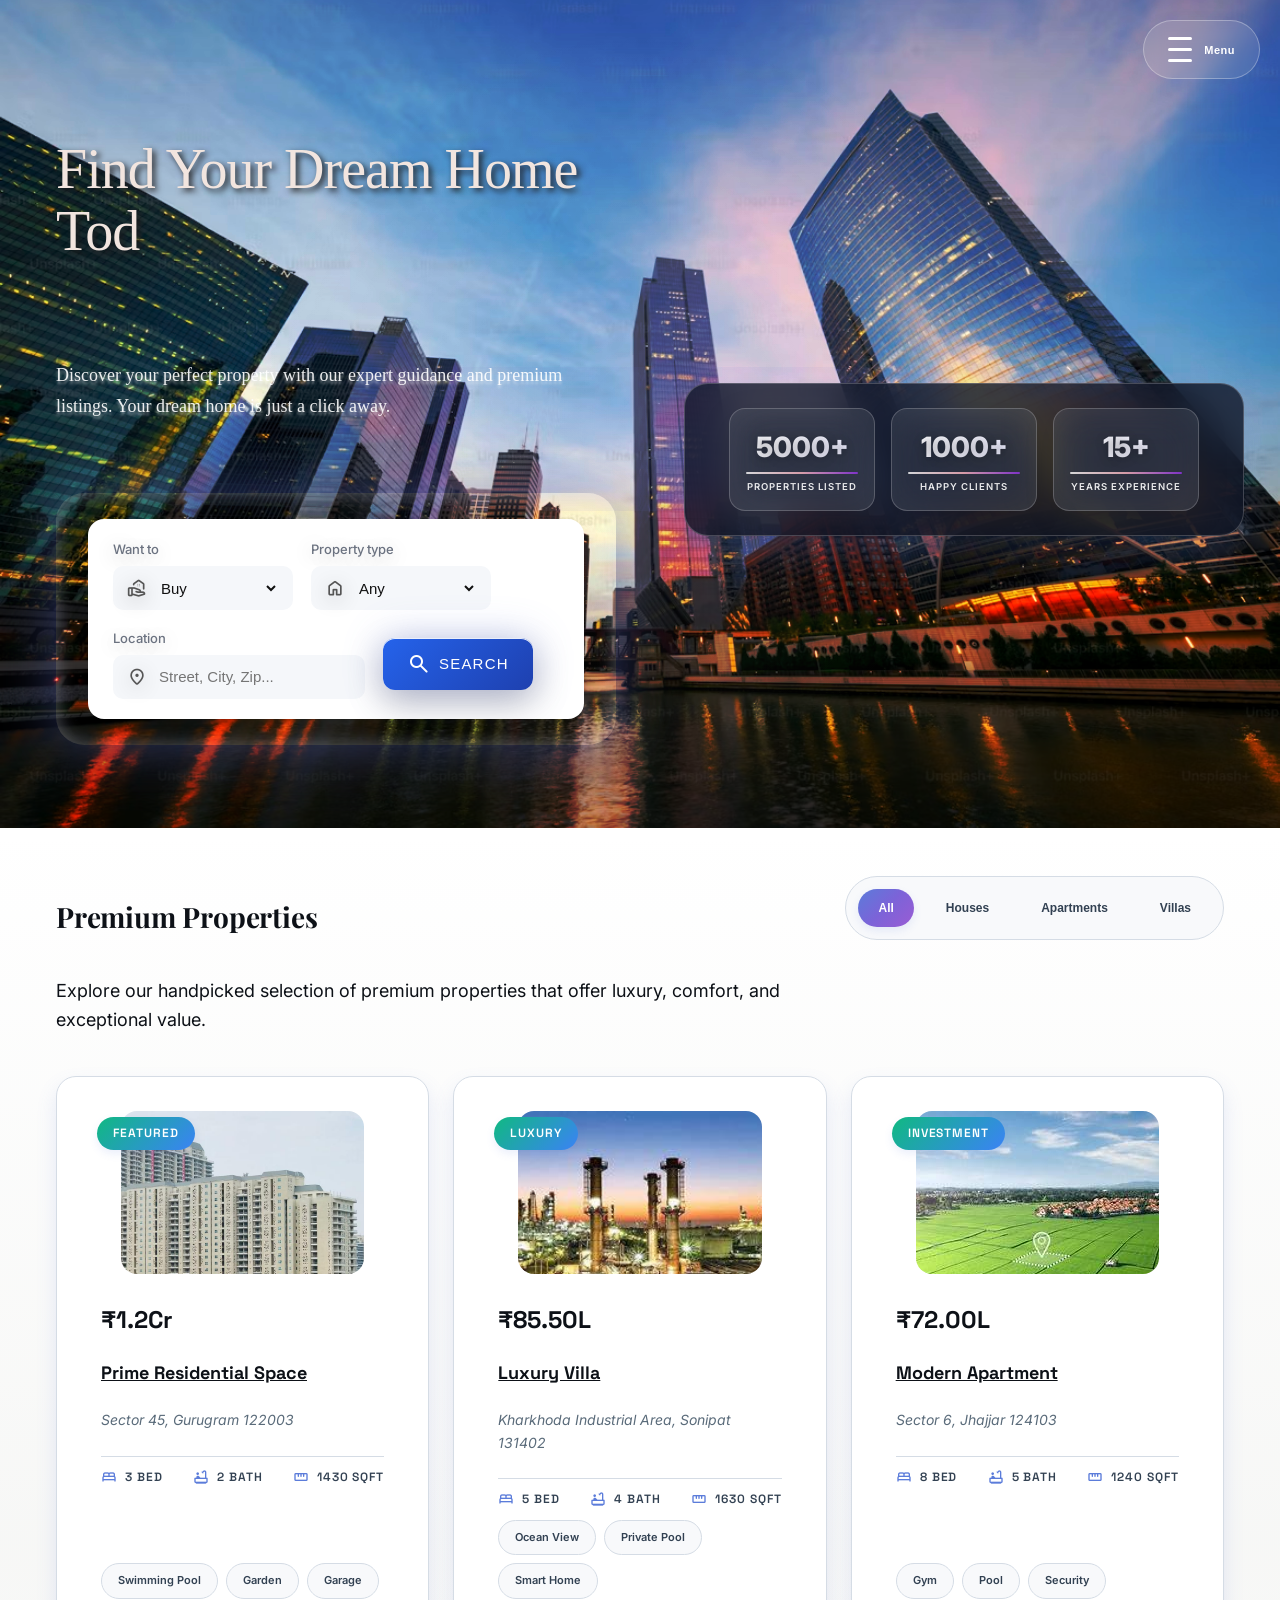
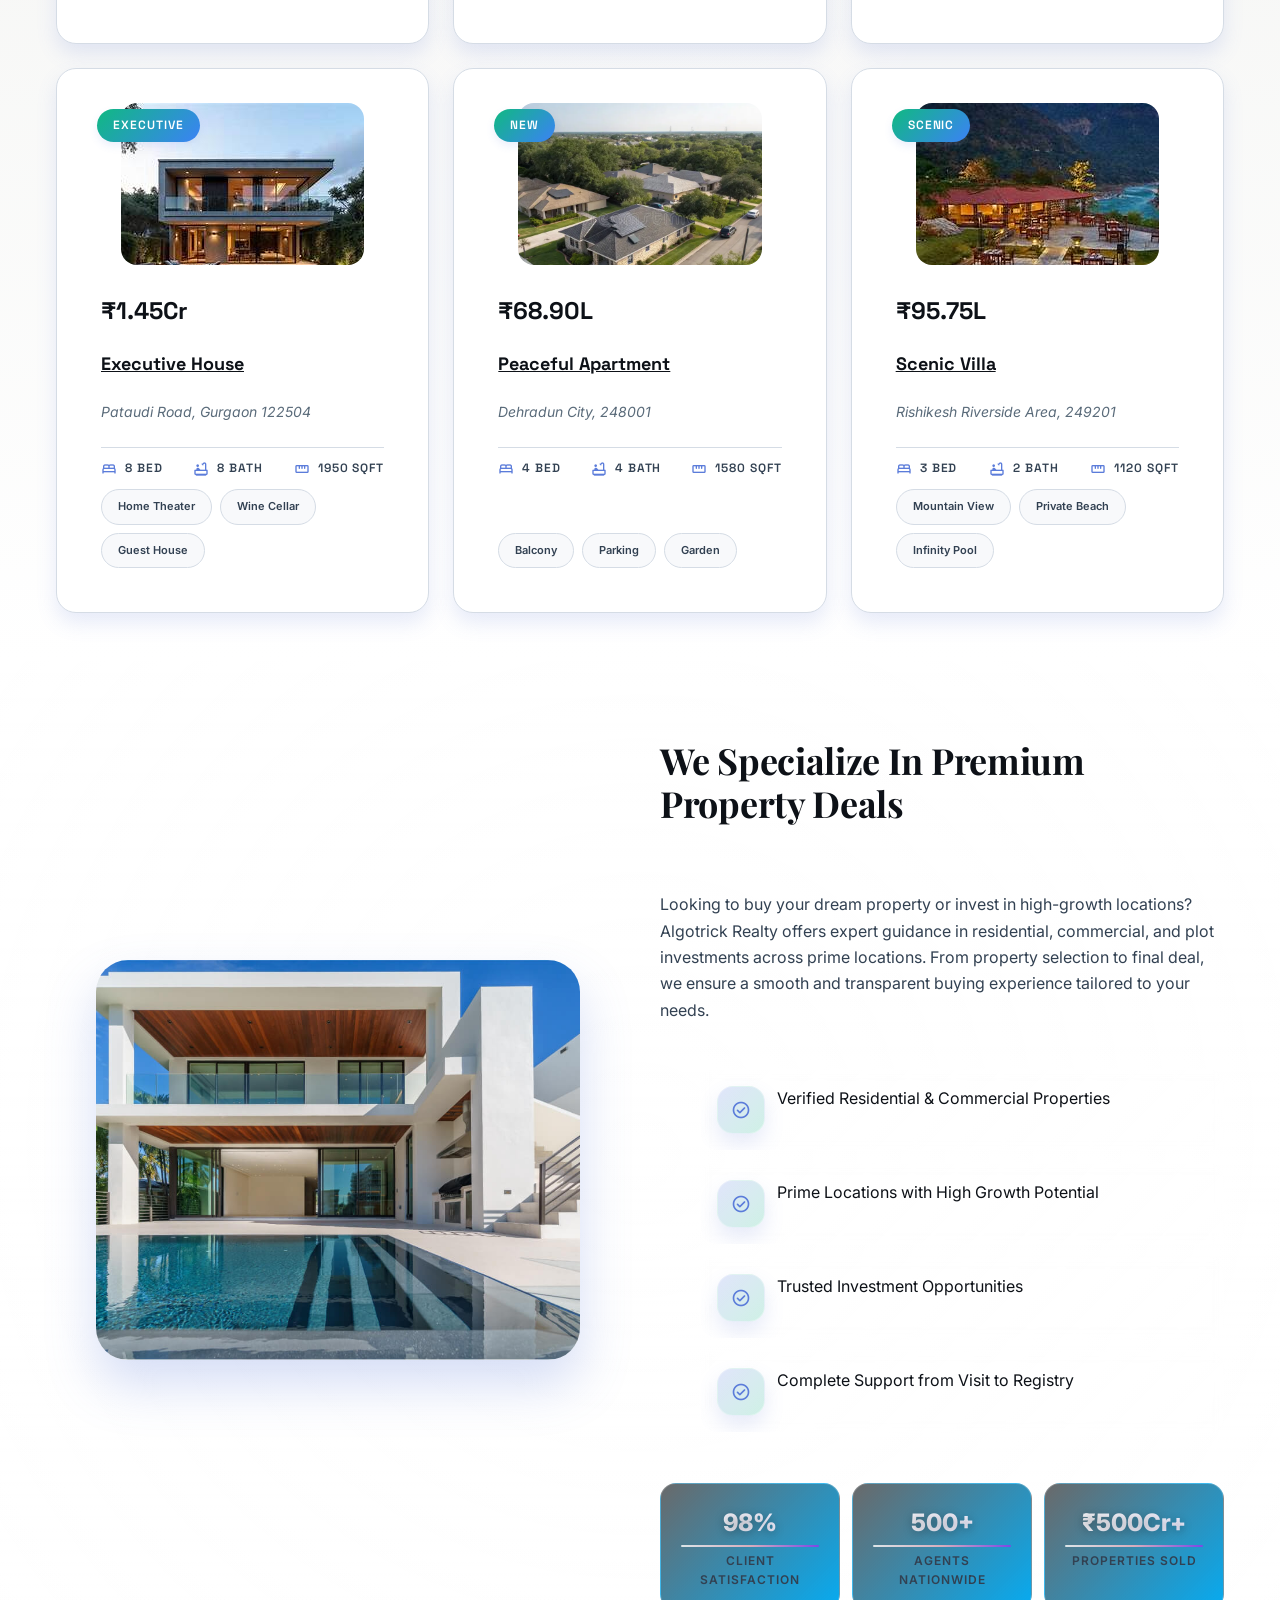
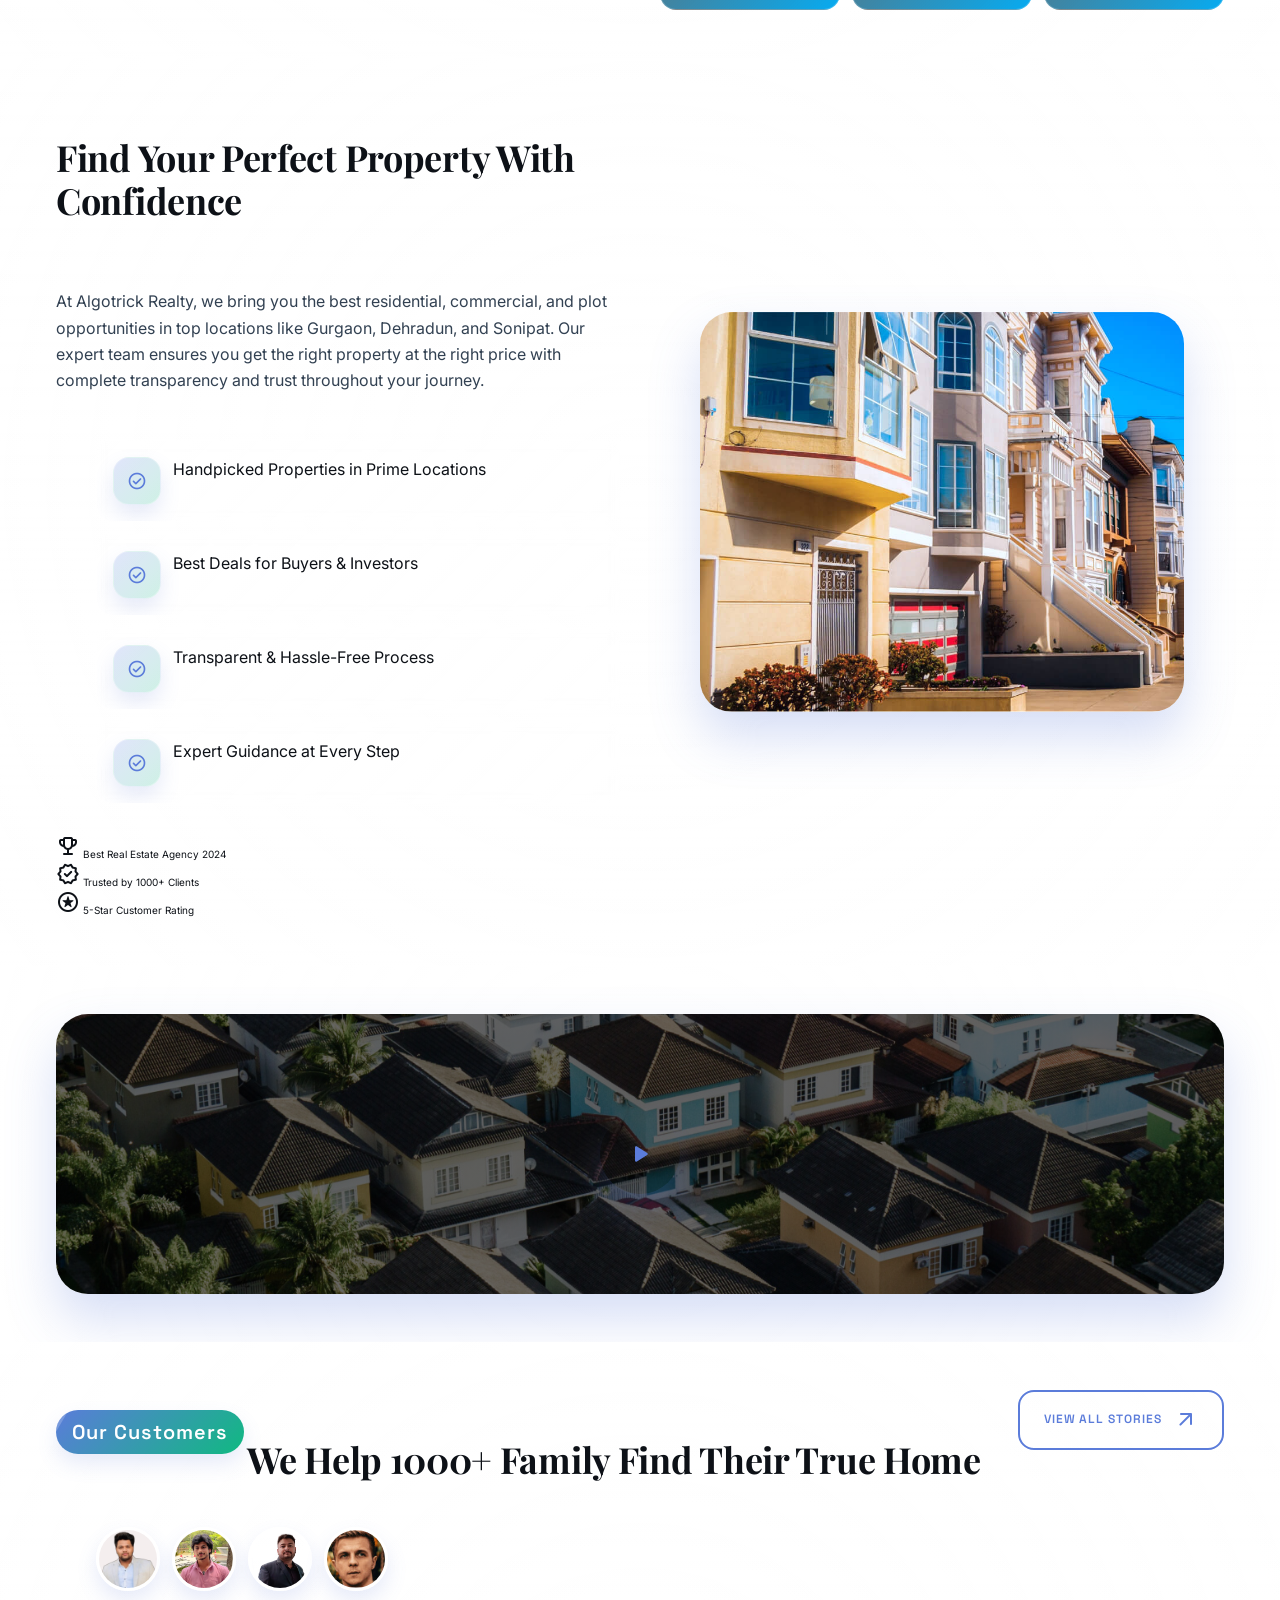
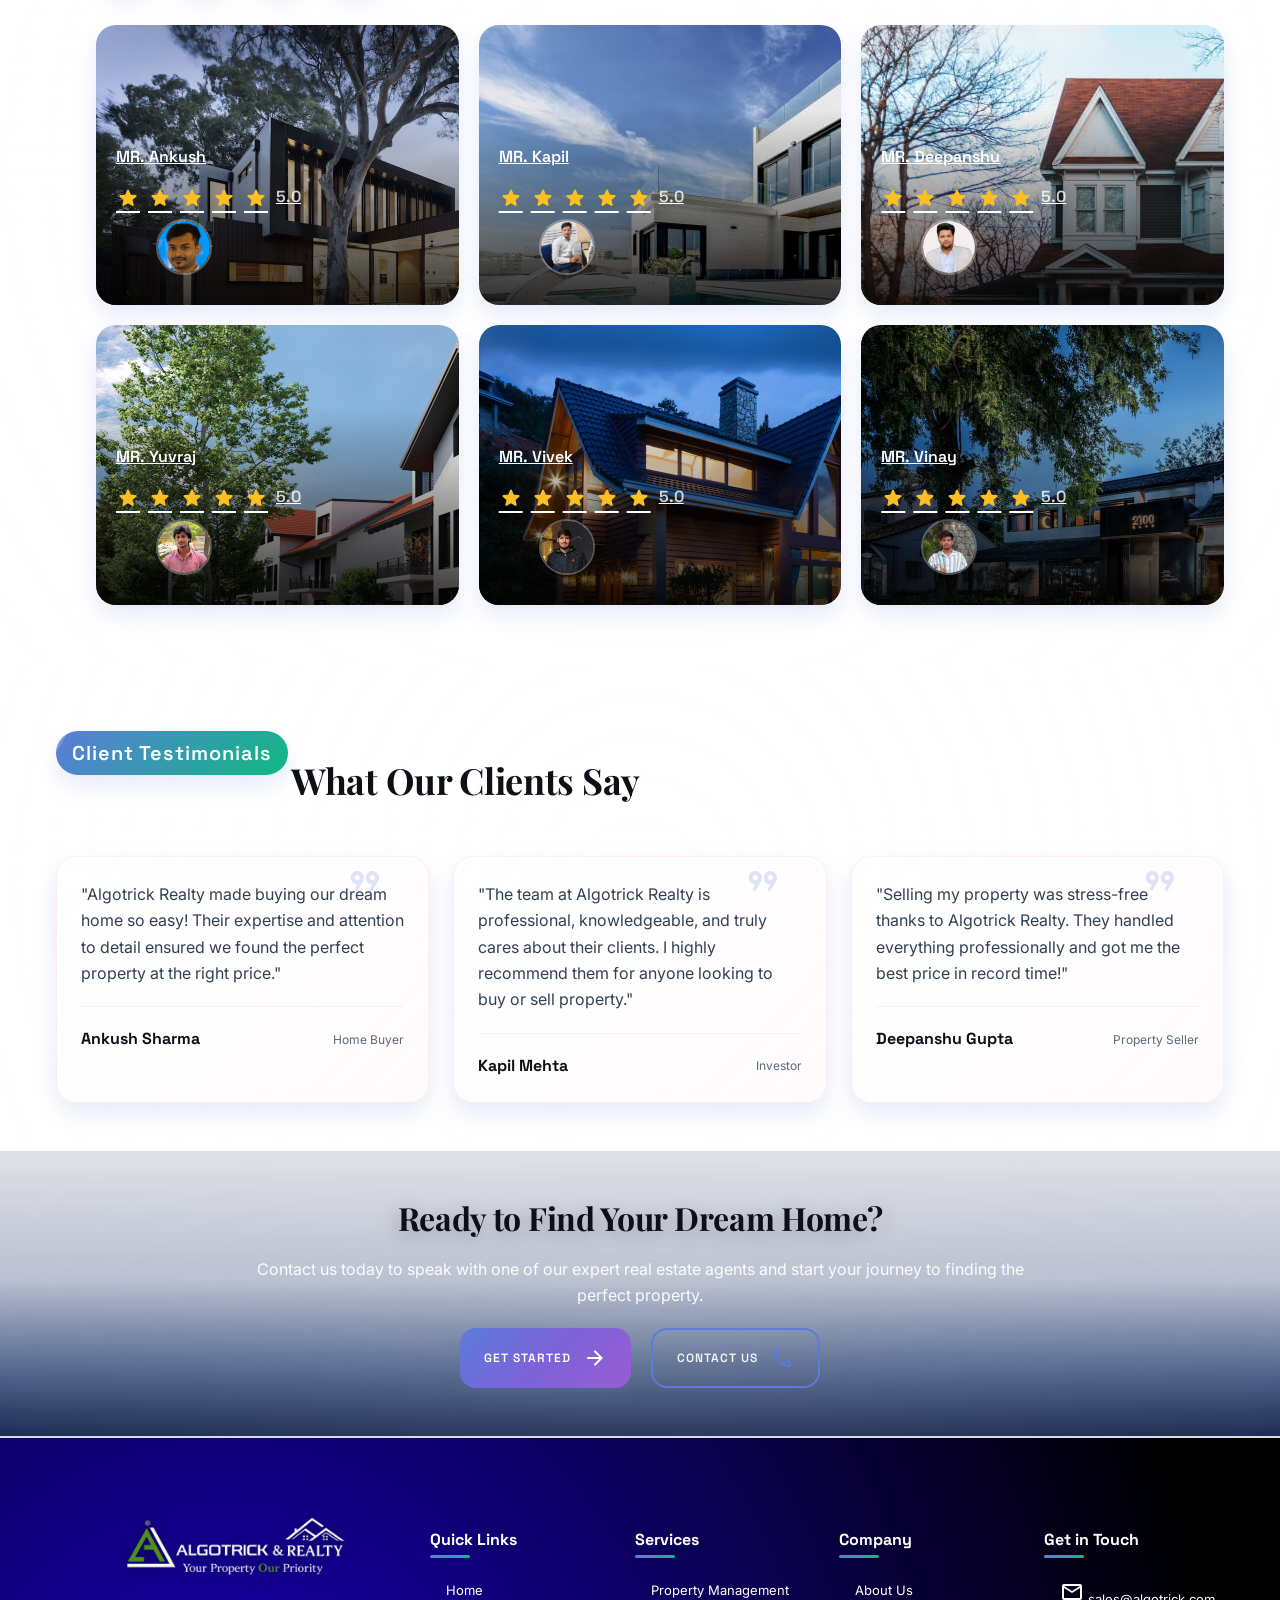
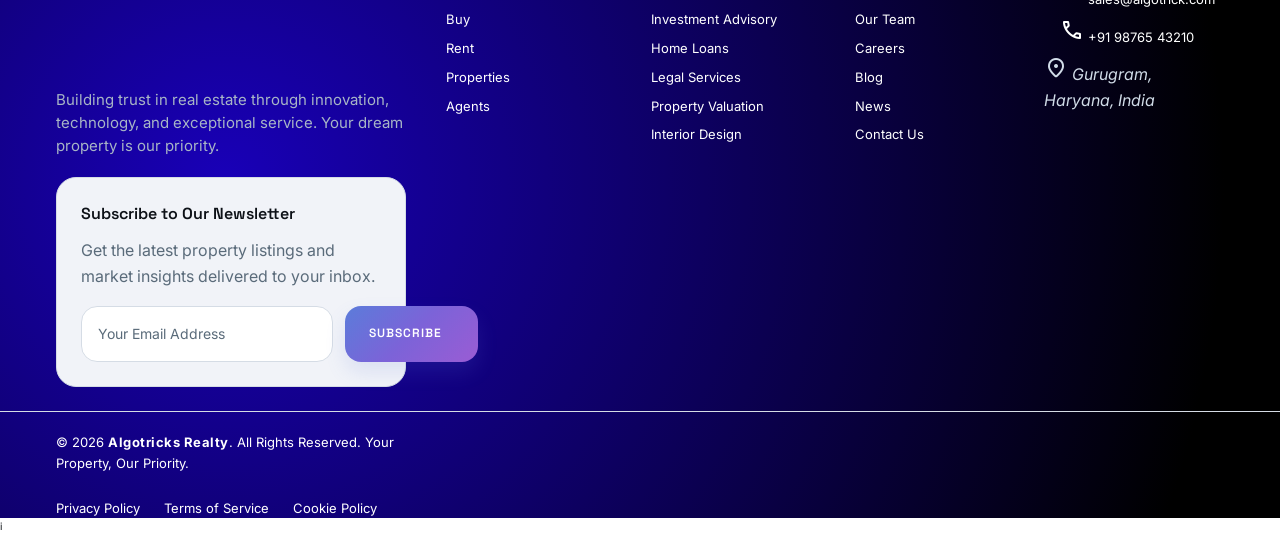
<file: property/real-estate/index.html>
<!DOCTYPE html>
<html lang="en">
<head>
  <meta charset="UTF-8">
  <meta name="viewport" content="width=device-width, initial-scale=1.0">
  <!-- 
    - primary meta tags
  -->
  <title>Algotricks & Reality</title>
  <meta name="title" content="Wealthome">
  <meta name="description" content="This is a realestate website developed by codewithsadee">

  <!-- 
    - favicon
  -->
  <link rel="shortcut icon" href="./favicon.svg" type="image/svg+xml">

  <!-- 
    - google font link
  -->
  <link rel="preconnect" href="https://fonts.googleapis.com">
  <link rel="preconnect" href="https://fonts.gstatic.com" crossorigin>
  <link href="https://fonts.googleapis.com/css2?family=Inter:wght@300;400;500;600;700;800&family=Playfair+Display:wght@400;500;600;700;800;900&family=Space+Grotesk:wght@300;400;500;600;700&family=JetBrains+Mono:wght@300;400;500;600&display=swap" rel="stylesheet">

  <!-- 
    - google icon link
  -->
  <link rel="stylesheet" href="https://fonts.googleapis.com/css2?family=Material+Symbols+Rounded:opsz,wght,FILL,GRAD@24,400,0..1,0" />

  <!-- 
    - AOS CSS link
  -->
  <link href="https://unpkg.com/aos@2.3.1/dist/aos.css" rel="stylesheet">

  <!-- 
    - custom css link
  -->
  <link rel="stylesheet" href="./assets/css/style.css">

  <!-- 
    - custom js link
  -->
  <script src="./assets/js/script.js" defer></script>

  <!-- 
    - preload images
  -->

</head>
<body>
  <!-- 
    - #DARK MODE TOGGLE
  -->
  <div class="theme-toggle-container">
    <button class="theme-toggle" id="themeToggle" aria-label="Toggle dark mode">
      <span class="material-symbols-rounded">dark_mode</span>
      <span class="theme-text">Dark Mode</span>
    </button>
  </div>

  <!-- 
    - #HAMBURGER MENU
  -->
  <div class="hamburger-menu-container">
    <button class="hamburger-menu-btn" id="hamburgerBtn" aria-label="Toggle navigation menu">
      <div class="hamburger-lines">
        <span class="line line-1"></span>
        <span class="line line-2"></span>
        <span class="line line-3"></span>
      </div>
      <span class="menu-text">Menu</span>
    </button>
    
    <nav class="hamburger-dropdown" id="hamburgerDropdown" aria-hidden="true">
      <ul class="hamburger-list">
        <li class="hamburger-item">
          <a href="#" class="hamburger-link">
            <span class="hamburger-icon">🏠</span>
            <span class="hamburger-label">Home</span>
          </a>
        </li>
        <li class="hamburger-item">
          <a href="buy/index.html" class="hamburger-link">
            <span class="hamburger-icon">💰</span>
            <span class="hamburger-label">Buy</span>
          </a>
        </li>
        <li class="hamburger-item">
          <a href="contact/index.html" class="hamburger-link">
            <span class="hamburger-icon">📞</span>
            <span class="hamburger-label">Contact Us</span>
          </a>
        </li>
        <li class="hamburger-item">
          <a href="Gallery/index.html" class="hamburger-link">
            <span class="hamburger-icon">🖼️</span>
            <span class="hamburger-label">Gallery</span>
          </a>
        </li>
<li class="hamburger-item">
  <a href="About/index.html" class="hamburger-link">
    <span class="hamburger-icon">🏢</span>
    <span class="hamburger-label">About</span>
  </a>
</li>
      </ul>
    </nav>
  </div>


  <main>
    <article>

      <!-- 
        - #HERO section
      -->

      <section class="hero" data-aos="fade-up" data-aos-duration="800">
        <div class="container">

          <div class="hero-content">
<!-- 
            <h1 class="headline-large hero-title" data-aos="fade-up" data-aos-delay="200">
              Find Your Dream Home Today
            </h1> -->

            <h1 class="hero-title">
              Find Your <span id="changing-text"></span>
            </h1>
            
            <p class="body-large hero-text" data-aos="fade-up" data-aos-delay="300">
              Discover your perfect property with our expert guidance and premium listings. Your dream home is just a click away.
            </p>

            <!-- <form action="./" method="get" class="search-bar" data-aos="fade-up" data-aos-delay="400">

              <label class="search-item">
                <span class="label-medium label">Want to</span>

                <select name="want-to" class="search-item-field body-medium">
                  <option value="buy" selected>Buy</option>
                  <option value="rent">Rent</option>
                </select>

                <span class="material-symbols-rounded" aria-hidden="true">real_estate_agent</span>
              </label>

              <label class="search-item">
                <span class="label-medium label">Property type</span>

                <select name="property-type" class="search-item-field body-medium">
                  <option value="any" selected>Any</option>
                  <option value="houses">Houses</option>
                  <option value="apartments">Apartments</option>
                  <option value="villa">Villa</option>
                  <option value="townhome">Townhome</option>
                  <option value="bungalow">Bungalow</option>
                  <option value="loft">Loft</option>
                </select>

                <span class="material-symbols-rounded" aria-hidden="true">gite</span>
              </label>

              <label class="search-item">
                <span class="label-medium label">Location</span>

                <input type="text" name="location" placeholder="Street, City, Zip..." class="search-item-field body-medium">

                <span class="material-symbols-rounded" aria-hidden="true">location_on</span>
              </label>

              <button type="submit" class="search-btn">
                <span class="material-symbols-rounded" aria-hidden="true">search</span>
                <span class="label-medium">Search Properties</span>
              </button>

            </form> -->

            <form action="./" method="get" class="search-bar">

  <div class="search-container">

    <!-- Want to -->
    <div class="search-box">
      <label>Want to</label>
      <div class="field">
        <span class="material-symbols-rounded">real_estate_agent</span>
        <select name="want-to">
          <option value="buy">Buy</option>
          <option value="rent">Rent</option>
        </select>
      </div>
    </div>

    <!-- Property Type -->
    <div class="search-box">
      <label>Property type</label>
      <div class="field">
        <span class="material-symbols-rounded">home</span>
        <select name="property-type">
          <option value="any">Any</option>
          <option value="houses">Houses</option>
          <option value="apartments">Apartments</option>
          <option value="villa">Villa</option>
        </select>
      </div>
    </div>

    <!-- Location -->
    <div class="search-box">
      <label>Location</label>
      <div class="field">
        <span class="material-symbols-rounded">location_on</span>
        <input type="text" name="location" placeholder="Street, City, Zip..." />
      </div>
    </div>

    <!-- Button -->
    <button type="submit" class="search-btn">
      <span class="material-symbols-rounded">search</span>
      Search
    </button>

  </div>

</form>

          </div>

          <div class="hero-banner-container">
            <div class="hero-overlay">
              <div class="hero-stats">
                <div class="stat-item" data-aos="fade-up" data-aos-delay="600">
                  <span class="stat-number">5000+</span>
                  <span class="stat-label">Properties Listed</span>
                </div>
                <div class="stat-item" data-aos="fade-up" data-aos-delay="700">
                  <span class="stat-number">1000+</span>
                  <span class="stat-label">Happy Clients</span>
                </div>
                <div class="stat-item" data-aos="fade-up" data-aos-delay="800">
                  <span class="stat-number">15+</span>
                  <span class="stat-label">Years Experience</span>
                </div>
              </div>
            </div>
          </div>

        </div>
      </section>

      <!-- 
        - #PROPERTY SECTION
      -->

      <section class="section property" aria-labelledby="property-label">
        <div class="container">

          <div class="title-wrapper" data-aos="fade-right">

            <div>
              <h2 class="section-title headline-small" data-aos="fade-right" data-aos-delay="100">Premium Properties</h2>
              <p class="section-text body-large" data-aos="fade-right" data-aos-delay="200">
                Explore our handpicked selection of premium properties that offer luxury, comfort, and exceptional value.
              </p>
            </div>

            <div class="property-actions">
              <div class="filter-controls">
                <button class="filter-btn active" data-filter="all">All</button>
                <button class="filter-btn" data-filter="house">Houses</button>
                <button class="filter-btn" data-filter="apartment">Apartments</button>
                <button class="filter-btn" data-filter="villa">Villas</button>
              </div>
              <!-- <select class="sort-select" data-sort-select>
                <option value="default">Sort by</option>
                <option value="price-low">Price: Low to High</option>
                <option value="price-high">Price: High to Low</option>
                <option value="bedrooms">Bedrooms</option>
                <option value="bathrooms">Bathrooms</option>
                <option value="area">Area</option>
              </select> -->
            </div>

          </div>

          <div class="property-list" data-property-list>

            <div class="card" data-aos="fade-up" data-aos-delay="100" data-type="house" data-price="12000000" data-bedrooms="3" data-bathrooms="2" data-area="1430" data-property-id="prop-1">
              <div class="card-banner">
                <figure class="img-holder" style="--width: 585; --height: 390;">
                  <img src="assets/images/sector 45.jpg" width="585" height="390" alt="Prime Residential Space" class="img-cover">
                </figure>
                <span class="badge label-medium">Featured</span>
                <button class="icon-btn fav-btn" aria-label="add to favorite" data-toggle-btn>
                  <span class="material-symbols-rounded" aria-hidden="true">favorite_border</span>
                </button>
              </div>
              <div class="card-content">
                <span class="title-large">₹1.2Cr</span>
                <h3>
                  <a href="#" class="title-small card-title">Prime Residential Space</a>
                </h3>
                <address class="body-medium card-text">
                  Sector 45, Gurugram 122003
                </address>
                <div class="card-meta-list">
                  <div class="meta-item">
                    <span class="material-symbols-rounded meta-icon" aria-hidden="true">bed</span>
                    <span class="meta-text label-medium">3 Bed</span>
                  </div>
                  <div class="meta-item">
                    <span class="material-symbols-rounded meta-icon" aria-hidden="true">bathtub</span>
                    <span class="meta-text label-medium">2 Bath</span>
                  </div>
                  <div class="meta-item">
                    <span class="material-symbols-rounded meta-icon" aria-hidden="true">straighten</span>
                    <span class="meta-text label-medium">1430 sqft</span>
                  </div>
                </div>
                <div class="card-features">
                  <span class="feature-tag">Swimming Pool</span>
                  <span class="feature-tag">Garden</span>
                  <span class="feature-tag">Garage</span>
                </div>
              </div>
            </div>
            
            <div class="card" data-aos="fade-up" data-aos-delay="200" data-type="villa" data-price="85500000" data-bedrooms="5" data-bathrooms="4" data-area="1630" data-property-id="prop-2">
              <div class="card-banner">
                <figure class="img-holder" style="--width: 585; --height: 390;">
                  <img src="assets/images/Modern Commercial Space, Kharkhoda Industrial Area, Sonipat 131402.jpg" width="585" height="390" alt="Luxury Villa" class="img-cover">
                </figure>
                <span class="badge label-medium">Luxury</span>
                <button class="icon-btn fav-btn" aria-label="add to favorite" data-toggle-btn>
                  <span class="material-symbols-rounded" aria-hidden="true">favorite_border</span>
                </button>
              </div>
              <div class="card-content">
                <span class="title-large">₹85.50L</span>
                <h3>
                  <a href="#" class="title-small card-title">Luxury Villa</a>
                </h3>
                <address class="body-medium card-text">
                  Kharkhoda Industrial Area, Sonipat 131402
                </address>
                <div class="card-meta-list">
                  <div class="meta-item">
                    <span class="material-symbols-rounded meta-icon" aria-hidden="true">bed</span>
                    <span class="meta-text label-medium">5 Bed</span>
                  </div>
                  <div class="meta-item">
                    <span class="material-symbols-rounded meta-icon" aria-hidden="true">bathtub</span>
                    <span class="meta-text label-medium">4 Bath</span>
                  </div>
                  <div class="meta-item">
                    <span class="material-symbols-rounded meta-icon" aria-hidden="true">straighten</span>
                    <span class="meta-text label-medium">1630 sqft</span>
                  </div>
                </div>
                <div class="card-features">
                  <span class="feature-tag">Ocean View</span>
                  <span class="feature-tag">Private Pool</span>
                  <span class="feature-tag">Smart Home</span>
                </div>
              </div>
            </div>

            <div class="card" data-aos="fade-up" data-aos-delay="300" data-type="apartment" data-price="72000000" data-bedrooms="8" data-bathrooms="5" data-area="1240" data-property-id="prop-3">
              <div class="card-banner">
                <figure class="img-holder" style="--width: 585; --height: 390;">
                  <img src="assets/images/Investment Ready Plot, Sector 6, Jhajjar 124103.jpg" width="585" height="390" alt="Modern Apartment" class="img-cover">
                </figure>
                <span class="badge label-medium">Investment</span>
                <button class="icon-btn fav-btn" aria-label="add to favorite" data-toggle-btn>
                  <span class="material-symbols-rounded" aria-hidden="true">favorite_border</span>
                </button>
              </div>
              <div class="card-content">
                <span class="title-large">₹72.00L</span>
                <h3>
                  <a href="#" class="title-small card-title">Modern Apartment</a>
                </h3>
                <address class="body-medium card-text">
                  Sector 6, Jhajjar 124103
                </address>
                <div class="card-meta-list">
                  <div class="meta-item">
                    <span class="material-symbols-rounded meta-icon" aria-hidden="true">bed</span>
                    <span class="meta-text label-medium">8 Bed</span>
                  </div>
                  <div class="meta-item">
                    <span class="material-symbols-rounded meta-icon" aria-hidden="true">bathtub</span>
                    <span class="meta-text label-medium">5 Bath</span>
                  </div>
                  <div class="meta-item">
                    <span class="material-symbols-rounded meta-icon" aria-hidden="true">straighten</span>
                    <span class="meta-text label-medium">1240 sqft</span>
                  </div>
                </div>
                <div class="card-features">
                  <span class="feature-tag">Gym</span>
                  <span class="feature-tag">Pool</span>
                  <span class="feature-tag">Security</span>
                </div>
              </div>
            </div>

            <div class="card" data-aos="fade-up" data-aos-delay="400" data-type="house" data-price="145000000" data-bedrooms="8" data-bathrooms="8" data-area="1950" data-property-id="prop-4">
              <div class="card-banner">
                <figure class="img-holder" style="--width: 585; --height: 390;">
                  <img src="assets/images/Luxury Villa Property, Pataudi Road, Gurgaon 122504.jpg" width="585" height="390" alt="Executive House" class="img-cover">
                </figure>
                <span class="badge label-medium">Executive</span>
                <button class="icon-btn fav-btn" aria-label="add to favorite" data-toggle-btn>
                  <span class="material-symbols-rounded" aria-hidden="true">favorite_border</span>
                </button>
              </div>
              <div class="card-content">
                <span class="title-large">₹1.45Cr</span>
                <h3>
                  <a href="#" class="title-small card-title">Executive House</a>
                </h3>
                <address class="body-medium card-text">
                  Pataudi Road, Gurgaon 122504
                </address>
                <div class="card-meta-list">
                  <div class="meta-item">
                    <span class="material-symbols-rounded meta-icon" aria-hidden="true">bed</span>
                    <span class="meta-text label-medium">8 Bed</span>
                  </div>
                  <div class="meta-item">
                    <span class="material-symbols-rounded meta-icon" aria-hidden="true">bathtub</span>
                    <span class="meta-text label-medium">8 Bath</span>
                  </div>
                  <div class="meta-item">
                    <span class="material-symbols-rounded meta-icon" aria-hidden="true">straighten</span>
                    <span class="meta-text label-medium">1950 sqft</span>
                  </div>
                </div>
                <div class="card-features">
                  <span class="feature-tag">Home Theater</span>
                  <span class="feature-tag">Wine Cellar</span>
                  <span class="feature-tag">Guest House</span>
                </div>
              </div>
            </div>

            <div class="card" data-aos="fade-up" data-aos-delay="500" data-type="apartment" data-price="68900000" data-bedrooms="4" data-bathrooms="4" data-area="1580" data-property-id="prop-5">
              <div class="card-banner">
                <figure class="img-holder" style="--width: 585; --height: 390;">
                  <img src="assets/images/Peaceful Residential Home, Dehradun City, 248001.webp" width="585" height="390" alt="Peaceful Apartment" class="img-cover">
                </figure>
                <span class="badge label-medium">New</span>
                <button class="icon-btn fav-btn" aria-label="add to favorite" data-toggle-btn>
                  <span class="material-symbols-rounded" aria-hidden="true">favorite_border</span>
                </button>
              </div>
              <div class="card-content">
                <span class="title-large">₹68.90L</span>
                <h3>
                  <a href="#" class="title-small card-title">Peaceful Apartment</a>
                </h3>
                <address class="body-medium card-text">
                  Dehradun City, 248001
                </address>
                <div class="card-meta-list">
                  <div class="meta-item">
                    <span class="material-symbols-rounded meta-icon" aria-hidden="true">bed</span>
                    <span class="meta-text label-medium">4 Bed</span>
                  </div>
                  <div class="meta-item">
                    <span class="material-symbols-rounded meta-icon" aria-hidden="true">bathtub</span>
                    <span class="meta-text label-medium">4 Bath</span>
                  </div>
                  <div class="meta-item">
                    <span class="material-symbols-rounded meta-icon" aria-hidden="true">straighten</span>
                    <span class="meta-text label-medium">1580 sqft</span>
                  </div>
                </div>
                <div class="card-features">
                  <span class="feature-tag">Balcony</span>
                  <span class="feature-tag">Parking</span>
                  <span class="feature-tag">Garden</span>
                </div>
              </div>
            </div>

            <div class="card" data-aos="fade-up" data-aos-delay="600" data-type="villa" data-price="95750000" data-bedrooms="3" data-bathrooms="2" data-area="1120" data-property-id="prop-6">
              <div class="card-banner">
                <figure class="img-holder" style="--width: 585; --height: 390;">
                  <img src="assets/images/Scenic Plot for Living, Rishikesh Riverside Area, 249201.jpg" width="585" height="390" alt="Scenic Villa" class="img-cover">
                </figure>
                <span class="badge label-medium">Scenic</span>
                <button class="icon-btn fav-btn" aria-label="add to favorite" data-toggle-btn>
                  <span class="material-symbols-rounded" aria-hidden="true">favorite_border</span>
                </button>
              </div>
              <div class="card-content">
                <span class="title-large">₹95.75L</span>
                <h3>
                  <a href="#" class="title-small card-title">Scenic Villa</a>
                </h3>
                <address class="body-medium card-text">
                  Rishikesh Riverside Area, 249201
                </address>
                <div class="card-meta-list">
                  <div class="meta-item">
                    <span class="material-symbols-rounded meta-icon" aria-hidden="true">bed</span>
                    <span class="meta-text label-medium">3 Bed</span>
                  </div>
                  <div class="meta-item">
                    <span class="material-symbols-rounded meta-icon" aria-hidden="true">bathtub</span>
                    <span class="meta-text label-medium">2 Bath</span>
                  </div>
                  <div class="meta-item">
                    <span class="material-symbols-rounded meta-icon" aria-hidden="true">straighten</span>
                    <span class="meta-text label-medium">1120 sqft</span>
                  </div>
                </div>
                <div class="card-features">
                  <span class="feature-tag">Mountain View</span>
                  <span class="feature-tag">Private Beach</span>
                  <span class="feature-tag">Infinity Pool</span>
                </div>
              </div>
            </div>

          </div>

        </div>
      </section>

      <!-- 
        - #FEATURE
      -->

      <section class="section feature" aria-labelledby="feature-label" data-aos="fade-left">
        <div class="container">

          <figure class="feature-banner" data-aos="zoom-in">
            <img src="./assets/images/feature-banner-1.jpg" width="1020" height="690" loading="lazy" alt="feature banner" class="img-cover">
          </figure>

          <div class="feature-content">

            <h2 class="headline-medium" id="feature-label" data-aos="fade-up">
              We Specialize In Premium Property Deals
            </h2>

            <p class="body-large feature-text" data-aos="fade-up" data-aos-delay="100">
              Looking to buy your dream property or invest in high-growth locations? Algotrick Realty offers expert guidance in residential, commercial, and plot investments across prime locations. From property selection to final deal, we ensure a smooth and transparent buying experience tailored to your needs.
            </p>

            <ul class="feature-list">

              <li class="feautre-item" data-aos="fade-right" data-aos-delay="200">
                <span class="material-symbols-rounded feature-icon" aria-hidden="true">check_circle</span>
                <span class="body-medium">Verified Residential & Commercial Properties</span>
              </li>

              <li class="feautre-item" data-aos="fade-right" data-aos-delay="250">
                <span class="material-symbols-rounded feature-icon" aria-hidden="true">check_circle</span>
                <span class="body-medium">Prime Locations with High Growth Potential</span>
              </li>

              <li class="feautre-item" data-aos="fade-right" data-aos-delay="300">
                <span class="material-symbols-rounded feature-icon" aria-hidden="true">check_circle</span>
                <span class="body-medium">Trusted Investment Opportunities</span>
              </li>

              <li class="feautre-item" data-aos="fade-right" data-aos-delay="350">
                <span class="material-symbols-rounded feature-icon" aria-hidden="true">check_circle</span>
                <span class="body-medium">Complete Support from Visit to Registry</span>
              </li>

            </ul>

            <div class="feature-stats" data-aos="fade-up" data-aos-delay="400">
              <div class="stat-box">
                <span class="stat-number">98%</span>
                <span class="stat-label">Client Satisfaction</span>
              </div>
              <div class="stat-box">
                <span class="stat-number">500+</span>
                <span class="stat-label">Agents Nationwide</span>
              </div>
              <div class="stat-box">
                <span class="stat-number">₹500Cr+</span>
                <span class="stat-label">Properties Sold</span>
              </div>
            </div>

          </div>

        </div>
      </section>

      <section class="section feature feature-2" aria-labelledby="feature-label-2" data-aos="fade-right">
        <div class="container">

          <figure class="feature-banner" data-aos="zoom-in" data-aos-delay="100">
            <img src="./assets/images/feature-banner-2.jpg" width="1020" height="690" loading="lazy" alt="feature banner" class="img-cover">
          </figure>

          <div class="feature-content">

            <h2 class="headline-medium" id="feature-label-2" data-aos="fade-up">
              Find Your Perfect Property With Confidence
            </h2>

            <p class="body-large feature-text" data-aos="fade-up" data-aos-delay="150">
              At Algotrick Realty, we bring you the best residential, commercial, and plot opportunities in top locations like Gurgaon, Dehradun, and Sonipat. Our expert team ensures you get the right property at the right price with complete transparency and trust throughout your journey.
            </p>

            <ul class="feature-list">

              <li class="feautre-item" data-aos="fade-left" data-aos-delay="200">
                <span class="material-symbols-rounded feature-icon" aria-hidden="true">check_circle</span>
                <span class="body-medium">Handpicked Properties in Prime Locations</span>
              </li>

              <li class="feautre-item" data-aos="fade-left" data-aos-delay="250">
                <span class="material-symbols-rounded feature-icon" aria-hidden="true">check_circle</span>
                <span class="body-medium">Best Deals for Buyers & Investors</span>
              </li>

              <li class="feautre-item" data-aos="fade-left" data-aos-delay="300">
                <span class="material-symbols-rounded feature-icon" aria-hidden="true">check_circle</span>
                <span class="body-medium">Transparent & Hassle-Free Process</span>
              </li>

              <li class="feautre-item" data-aos="fade-left" data-aos-delay="350">
                <span class="material-symbols-rounded feature-icon" aria-hidden="true">check_circle</span>
                <span class="body-medium">Expert Guidance at Every Step</span>
              </li>

            </ul>

            <div class="feature-awards" data-aos="fade-up" data-aos-delay="400">
              <div class="award-item">
                <span class="material-symbols-rounded award-icon">trophy</span>
                <span class="award-text">Best Real Estate Agency 2024</span>
              </div>
              <div class="award-item">
                <span class="material-symbols-rounded award-icon">verified</span>
                <span class="award-text">Trusted by 1000+ Clients</span>
              </div>
              <div class="award-item">
                <span class="material-symbols-rounded award-icon">stars</span>
                <span class="award-text">5-Star Customer Rating</span>
              </div>
            </div>

          </div>

        </div>
      </section>

      <!-- 
        - #VIDEO
      -->

      <section class="section video" data-aos="zoom-in" data-aos-duration="600">
        <div class="container">

          <div class="video-card">
            <button class="play-btn" aria-label="play video">
              <span class="material-symbols-rounded" aria-hidden="true">play_arrow</span>
            </button>
          </div>

        </div>
      </section>

      <!-- 
        - #STORY
      -->

      <section class="section story">
        <div class="container">

          <div class="title-wrapper" data-aos="fade-down">

            <div>
              <p class="section-subtitle title-medium" data-aos="fade-right">Our Customers</p>

              <h2 class="section-title headline-medium" data-aos="fade-right" data-aos-delay="100">We Help 1000+ Family Find Their True Home</h2>

              <ul class="avatar-list" data-aos="fade-right" data-aos-delay="200">

                <li class="avatar">
                  <img src="assets/images/deepanshu.jpeg" width="120" height="80" loading="lazy" alt="Deepanshu" class="img-cover">
                </li>

                <li class="avatar">
                  <img src="assets/images/yuvraj.png" width="120" height="80" loading="lazy" alt="Yuvraj" class="img-cover">
                </li>

                <li class="avatar">
                  <img src="assets/images/amit.png" width="120" height="80" loading="lazy" alt="Amit" class="img-cover">
                </li>

                <li class="avatar">
                  <img src="./assets/images/avatar-4.jpg" width="120" height="80" loading="lazy" alt="Customer" class="img-cover">

                  <div class="overlay-content">
                    <span class="label-medium">99+</span>
                  </div>
                </li>

              </ul>
            </div>

            <a href="#" class="btn btn-outline" data-aos="fade-left" data-aos-delay="300">
              <span class="label-medium">View All Stories</span>
              <span class="material-symbols-rounded" aria-hidden="true">arrow_outward</span>
            </a>

          </div>

          <ul class="story-list">

            <li class="story-card" style="background-image: url('./assets/images/story-1.jpg')" data-aos="fade-up" data-aos-delay="100">
              <a href="#" class="overlay-content">

                <div>
                  <h3 class="title-small">MR. Ankush</h3>

                  <div class="rating-wrapper">
                    <span class="material-symbols-rounded" aria-hidden="true">star</span>
                    <span class="material-symbols-rounded" aria-hidden="true">star</span>
                    <span class="material-symbols-rounded" aria-hidden="true">star</span>
                    <span class="material-symbols-rounded" aria-hidden="true">star</span>
                    <span class="material-symbols-rounded" aria-hidden="true">star</span>

                    <data class="title-small rating-text" value="5">5.0</data>
                  </div>
                </div>

                <figure class="card-avatar">
                  <img src="assets/images/ankush.jpeg" width="56" height="56" loading="lazy" alt="Ankush" class="img-cover">
                </figure>

              </a>
            </li>

            <li class="story-card" style="background-image: url('./assets/images/story-2.jpg')" data-aos="fade-up" data-aos-delay="200">
              <a href="#" class="overlay-content">

                <div>
                  <h3 class="title-small">MR. Kapil</h3>

                  <div class="rating-wrapper">
                    <span class="material-symbols-rounded" aria-hidden="true">star</span>
                    <span class="material-symbols-rounded" aria-hidden="true">star</span>
                    <span class="material-symbols-rounded" aria-hidden="true">star</span>
                    <span class="material-symbols-rounded" aria-hidden="true">star</span>
                    <span class="material-symbols-rounded" aria-hidden="true">star</span>

                    <data class="title-small rating-text" value="5">5.0</data>
                  </div>
                </div>

                <figure class="card-avatar">
                  <img src="assets/images/kapil.jpeg" width="56" height="56" loading="lazy" alt="Kapil" class="img-cover">
                </figure>

              </a>
            </li>

            <li class="story-card" style="background-image: url('./assets/images/story-3.jpg')" data-aos="fade-up" data-aos-delay="300">
              <a href="#" class="overlay-content">

                <div>
                  <h3 class="title-small">MR. Deepanshu</h3>

                  <div class="rating-wrapper">
                    <span class="material-symbols-rounded" aria-hidden="true">star</span>
                    <span class="material-symbols-rounded" aria-hidden="true">star</span>
                    <span class="material-symbols-rounded" aria-hidden="true">star</span>
                    <span class="material-symbols-rounded" aria-hidden="true">star</span>
                    <span class="material-symbols-rounded" aria-hidden="true">star</span>

                    <data class="title-small rating-text" value="5">5.0</data>
                  </div>
                </div>

                <figure class="card-avatar">
                  <img src="assets/images/deepanshu.jpeg" width="56" height="56" loading="lazy" alt="Deepanshu" class="img-cover">
                </figure>

              </a>
            </li>

            <li class="story-card" style="background-image: url('./assets/images/story-4.jpg')" data-aos="fade-up" data-aos-delay="400">
              <a href="#" class="overlay-content">

                <div>
                  <h3 class="title-small">MR. Yuvraj</h3>

                  <div class="rating-wrapper">
                    <span class="material-symbols-rounded" aria-hidden="true">star</span>
                    <span class="material-symbols-rounded" aria-hidden="true">star</span>
                    <span class="material-symbols-rounded" aria-hidden="true">star</span>
                    <span class="material-symbols-rounded" aria-hidden="true">star</span>
                    <span class="material-symbols-rounded" aria-hidden="true">star</span>

                    <data class="title-small rating-text" value="5">5.0</data>
                  </div>
                </div>

                <figure class="card-avatar">
                  <img src="assets/images/yuvraj.png" width="56" height="56" loading="lazy" alt="Yuvraj" class="img-cover">
                </figure>

              </a>
            </li>

            <li class="story-card" style="background-image: url('./assets/images/story-5.jpg')" data-aos="fade-up" data-aos-delay="500">
              <a href="#" class="overlay-content">

                <div>
                  <h3 class="title-small">MR. Vivek</h3>

                  <div class="rating-wrapper">
                    <span class="material-symbols-rounded" aria-hidden="true">star</span>
                    <span class="material-symbols-rounded" aria-hidden="true">star</span>
                    <span class="material-symbols-rounded" aria-hidden="true">star</span>
                    <span class="material-symbols-rounded" aria-hidden="true">star</span>
                    <span class="material-symbols-rounded" aria-hidden="true">star</span>

                    <data class="title-small rating-text" value="5">5.0</data>
                  </div>
                </div>

                <figure class="card-avatar">
                  <img src="assets/images/vivek.jpeg" width="56" height="56" loading="lazy" alt="Vivek" class="img-cover">
                </figure>

              </a>
            </li>

            <li class="story-card" style="background-image: url('./assets/images/story-6.jpg')" data-aos="fade-up" data-aos-delay="600">
              <a href="#" class="overlay-content">

                <div>
                  <h3 class="title-small">MR. Vinay</h3>

                  <div class="rating-wrapper">
                    <span class="material-symbols-rounded" aria-hidden="true">star</span>
                    <span class="material-symbols-rounded" aria-hidden="true">star</span>
                    <span class="material-symbols-rounded" aria-hidden="true">star</span>
                    <span class="material-symbols-rounded" aria-hidden="true">star</span>
                    <span class="material-symbols-rounded" aria-hidden="true">star</span>

                    <data class="title-small rating-text" value="5">5.0</data>
                  </div>
                </div>

                <figure class="card-avatar">
                  <img src="assets/images/WhatsApp Image 2024-12-12 at 22.26.59_8b2c3805.jpg" width="56" height="56" loading="lazy" alt="Vinay" class="img-cover">
                </figure>

              </a>
            </li>

          </ul>

        </div>
      </section>

      <!-- 
        - #TESTIMONIALS
      -->

      <section class="section testimonials" data-aos="fade-up">
        <div class="container">
          <div class="title-wrapper" data-aos="fade-down">
            <div>
              <p class="section-subtitle title-medium">Client Testimonials</p>
              <h2 class="section-title headline-medium">What Our Clients Say</h2>
            </div>
          </div>

          <div class="testimonial-slider">
            <div class="testimonial-card" data-aos="fade-up" data-aos-delay="100">
              <div class="testimonial-content">
                <span class="material-symbols-rounded quote-icon">format_quote</span>
                <p class="testimonial-text body-large">
                  "Algotrick Realty made buying our dream home so easy! Their expertise and attention to detail ensured we found the perfect property at the right price."
                </p>
                <div class="testimonial-author">
                  <h4 class="author-name title-small">Ankush Sharma</h4>
                  <span class="author-title body-medium">Home Buyer</span>
                </div>
              </div>
            </div>

            <div class="testimonial-card" data-aos="fade-up" data-aos-delay="200">
              <div class="testimonial-content">
                <span class="material-symbols-rounded quote-icon">format_quote</span>
                <p class="testimonial-text body-large">
                  "The team at Algotrick Realty is professional, knowledgeable, and truly cares about their clients. I highly recommend them for anyone looking to buy or sell property."
                </p>
                <div class="testimonial-author">
                  <h4 class="author-name title-small">Kapil Mehta</h4>
                  <span class="author-title body-medium">Investor</span>
                </div>
              </div>
            </div>

            <div class="testimonial-card" data-aos="fade-up" data-aos-delay="300">
              <div class="testimonial-content">
                <span class="material-symbols-rounded quote-icon">format_quote</span>
                <p class="testimonial-text body-large">
                  "Selling my property was stress-free thanks to Algotrick Realty. They handled everything professionally and got me the best price in record time!"
                </p>
                <div class="testimonial-author">
                  <h4 class="author-name title-small">Deepanshu Gupta</h4>
                  <span class="author-title body-medium">Property Seller</span>
                </div>
              </div>
            </div>
          </div>
        </div>
      </section>

      <!-- 
        - #CALL TO ACTION
      -->

      <section class="section cta" data-aos="fade-up">
        <div class="container">
          <div class="cta-content">
            <h2 class="cta-title headline-medium" data-aos="fade-up">
              Ready to Find Your Dream Home?
            </h2>
            <p class="cta-text body-large" data-aos="fade-up" data-aos-delay="100">
              Contact us today to speak with one of our expert real estate agents and start your journey to finding the perfect property.
            </p>
            <div class="cta-actions" data-aos="fade-up" data-aos-delay="200">
              <a href="#" class="btn btn-fill">
                <span class="label-medium">Get Started</span>
                <span class="material-symbols-rounded" aria-hidden="true">arrow_forward</span>
              </a>
              <a href="#" class="btn btn-outline">
                <span class="label-medium" style="color: whitesmoke;">Contact Us</span>
                <span class="material-symbols-rounded" aria-hidden="true">phone</span>
              </a>
            </div>
          </div>
        </div>
      </section>

    </article>
  </main>

  <!-- 
    - #FOOTER
  -->

  <footer class="footer" data-aos="fade-up">
    
    <div class="footer-top">
      <div class="container">

        <div class="footer-brand" data-aos="fade-up" data-aos-delay="100">
          <a href="#" class="logo">
            <img src="assets/images/Algotrick & Realty l.png" alt="Algotrick & Realty Logo" class="logo-image">
          </a>

          <p class="body-medium footer-text">
            Building trust in real estate through innovation, technology, and exceptional service. Your dream property is our priority.
          </p>

<div class="newsletter" data-aos="fade-up" data-aos-delay="200">
  <h3 class="newsletter-title title-small">Subscribe to Our Newsletter</h3>
  <p class="newsletter-text body-medium">Get the latest property listings and market insights delivered to your inbox.</p>
  <form class="newsletter-form" data-aos="fade-up" data-aos-delay="300">
    <input type="email" placeholder="Your Email Address" class="newsletter-input body-medium" required>
    <button type="submit" class="newsletter-btn btn-fill">
      <span class="label-medium">Subscribe</span>
      <span
              </button>
            </form>
          </div>
        </div>

        <nav class="footer-nav" aria-labelledby="nav-label-1" data-aos="fade-up" data-aos-delay="200">
          <p class="title-small footer-list-title" id="nav-label-1">Quick Links</p>

          <ul class="footer-list">

            <li>
              <a href="#" class="body-medium footer-link">Home</a>
            </li>

            <li>
              <a href="#" class="body-medium footer-link">Buy</a>
            </li>

            <li>
              <a href="#" class="body-medium footer-link">Rent</a>
            </li>

            <li>
              <a href="#" class="body-medium footer-link">Properties</a>
            </li>

            <li>
              <a href="#" class="body-medium footer-link">Agents</a>
            </li>

          </ul>
        </nav>

        <nav class="footer-nav" aria-labelledby="nav-label-2" data-aos="fade-up" data-aos-delay="300">
          <p class="title-small footer-list-title" id="nav-label-2">Services</p>

          <ul class="footer-list">

            <li>
              <a href="#" class="body-medium footer-link">Property Management</a>
            </li>

            <li>
              <a href="#" class="body-medium footer-link">Investment Advisory</a>
            </li>

            <li>
              <a href="#" class="body-medium footer-link">Home Loans</a>
            </li>

            <li>
              <a href="#" class="body-medium footer-link">Legal Services</a>
            </li>

            <li>
              <a href="#" class="body-medium footer-link">Property Valuation</a>
            </li>

            <li>
              <a href="#" class="body-medium footer-link">Interior Design</a>
            </li>

          </ul>
        </nav>

        <nav class="footer-nav" aria-labelledby="nav-label-3" data-aos="fade-up" data-aos-delay="400">
          <p class="title-small footer-list-title" id="nav-label-3">Company</p>

          <ul class="footer-list">

            <li>
              <a href="#" class="body-medium footer-link">About Us</a>
            </li>

            <li>
              <a href="#" class="body-medium footer-link">Our Team</a>
            </li>

            <li>
              <a href="#" class="body-medium footer-link">Careers</a>
            </li>

            <li>
              <a href="#" class="body-medium footer-link">Blog</a>
            </li>

            <li>
              <a href="#" class="body-medium footer-link">News</a>
            </li>

            <li>
              <a href="#" class="body-medium footer-link">Contact Us</a>
            </li>

          </ul>
        </nav>

        <nav class="footer-nav" aria-labelledby="nav-label-4" data-aos="fade-up" data-aos-delay="500">
          <p class="title-small footer-list-title" id="nav-label-4">Get in Touch</p>

          <ul class="footer-list">

            <li>
              <a href="mailto:sales@algotrick.com" class="body-medium footer-link">
                <span class="material-symbols-rounded" aria-hidden="true">email</span>
                sales@algotrick.com
              </a>
            </li>

            <li>
              <a href="tel:+919876543210" class="body-medium footer-link">
                <span class="material-symbols-rounded" aria-hidden="true">call</span>
                +91 98765 43210
              </a>
            </li>

            <li>
              <address class="address body-medium">
                <span class="material-symbols-rounded" aria-hidden="true">location_on</span>
                Gurugram, Haryana, India
              </address>
            </li>

          </ul>
        </nav>

      </div>
    </div>

    <div class="footer-bottom">
      <div class="container">

        <div class="footer-legal" data-aos="fade-up" data-aos-delay="600">
          <p class="copyright body-medium">
            © 2026 <span class="copyright-text">Algotricks Realty</span>. All Rights Reserved. Your Property, Our Priority.
          </p>

          <ul class="legal-links">
            <li><a href="#" class="body-medium">Privacy Policy</a></li>
            <li><a href="#" class="body-medium">Terms of Service</a></li>
            <li><a href="#" class="body-medium">Cookie Policy</a></li>
          </ul>
        </div>

      </div>
    </div>

  </footer>

  <!-- 
    - AOS JS and initialization
  -->
  <script src="https://unpkg.com/aos@2.3.1/dist/aos.js"></script>
  <script>
    // Initialize AOS with custom settings
    AOS.init({
      duration: 800,
      offset: 100,
      delay: 0,
      easing: 'ease-in-out',
      once: true,
      mirror: false,
    });
  </script>

<!-- Js auto rotate effects -->
<script>
const words = ["Dream Home Today", "Perfect Villa", "Luxury Apartment", "Ideal Property"];

let i = 0;
let j = 0;
let currentWord = "";
let isDeleting = false;

function typeEffect() {
  currentWord = words[i];

  if (!isDeleting) {
    document.getElementById("changing-text").innerText = currentWord.substring(0, j + 1);
    j++;
    if (j === currentWord.length) {
      isDeleting = true;
      setTimeout(typeEffect, 1500);
      return;
    }
  } else {
    document.getElementById("changing-text").innerText = currentWord.substring(0, j - 1);
    j--;
    if (j === 0) {
      isDeleting = false;
      i = (i + 1) % words.length;
    }
  }

  setTimeout(typeEffect, isDeleting ? 50 : 100);
}

typeEffect();
</script>



</body>
</html>i
</file>
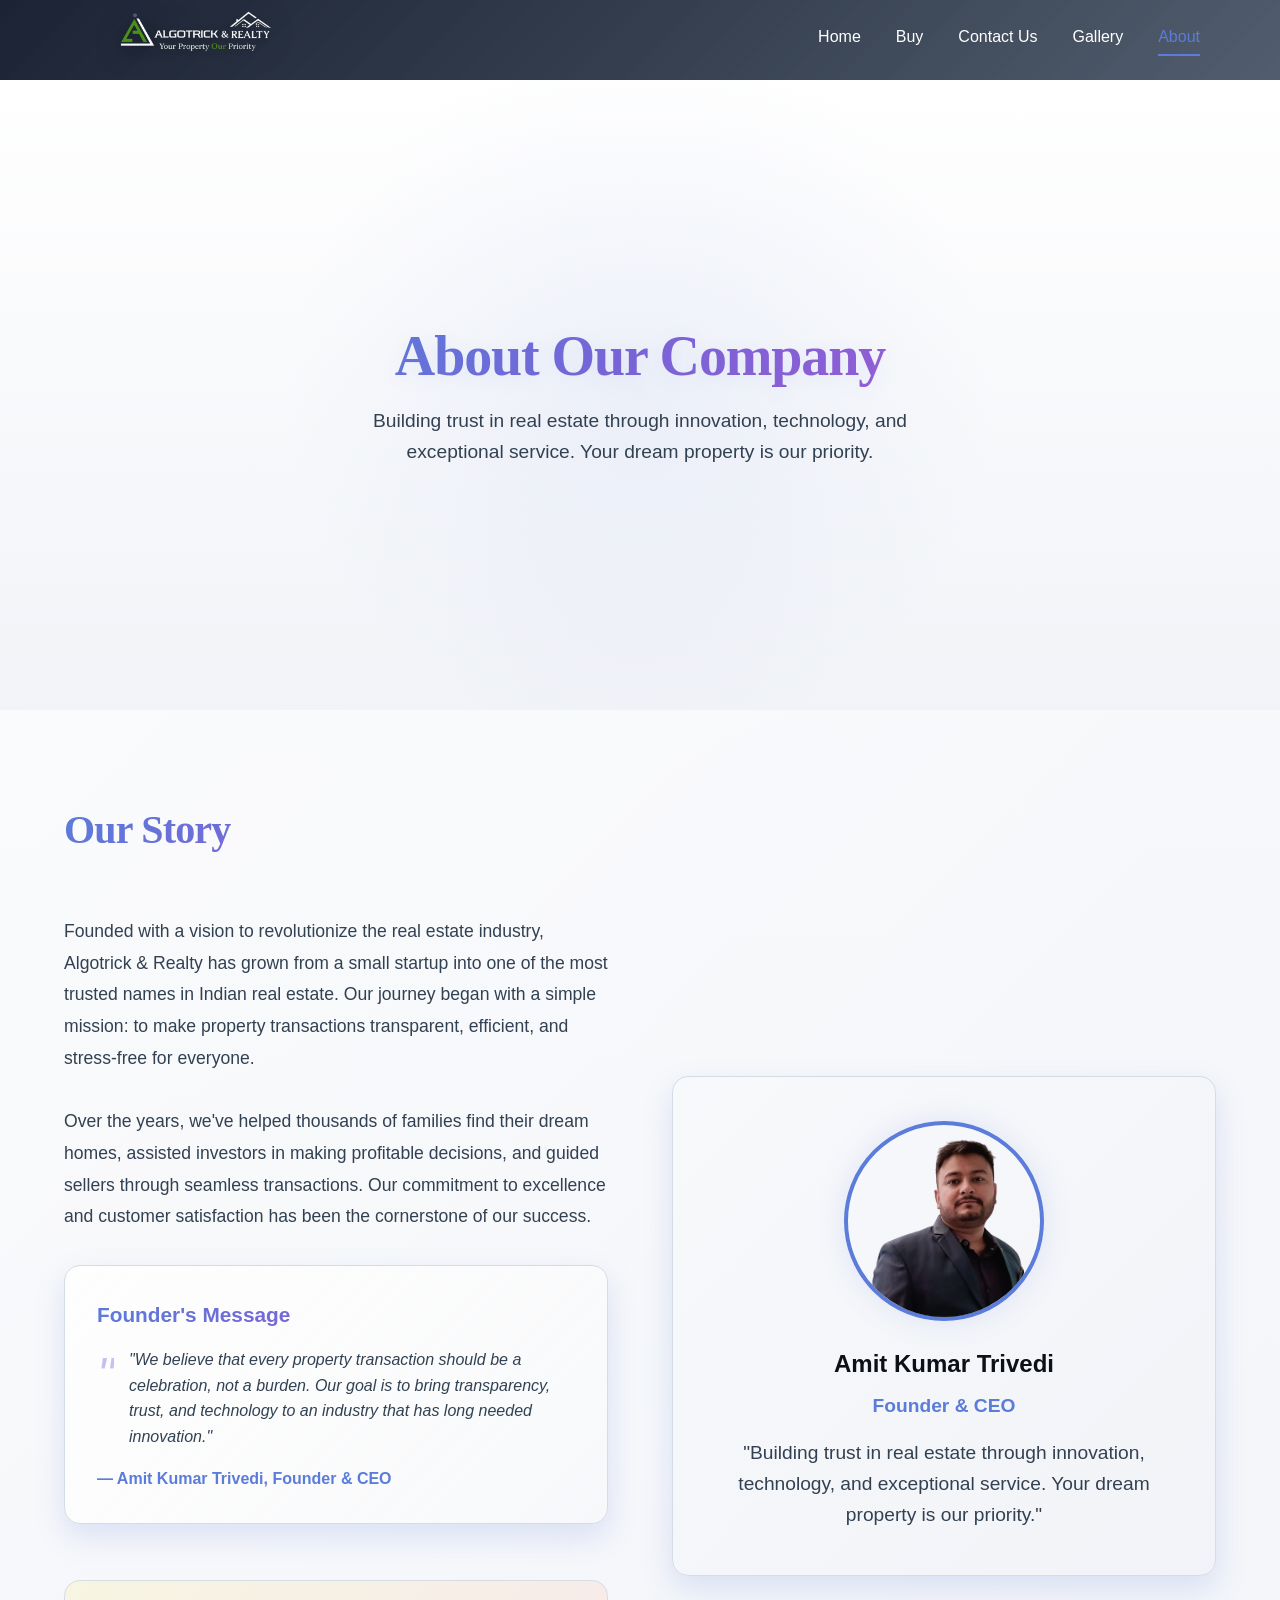
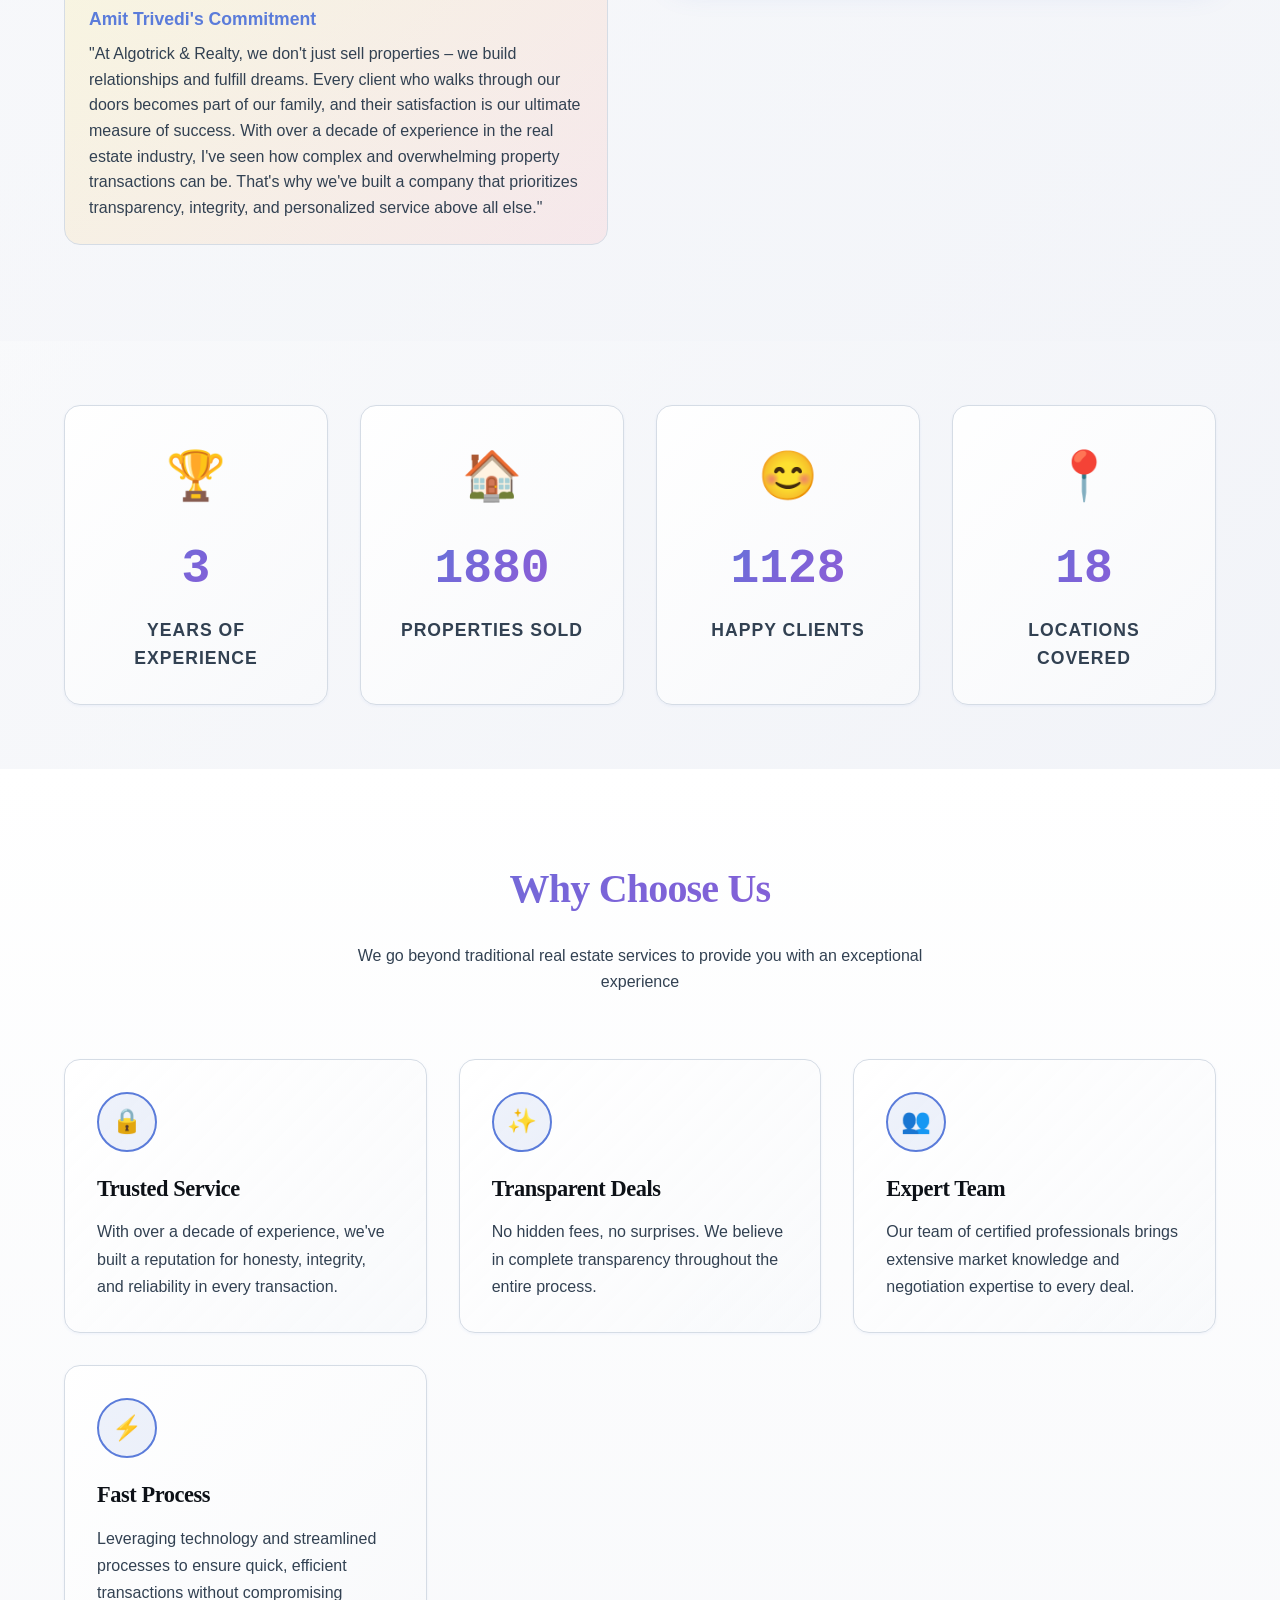
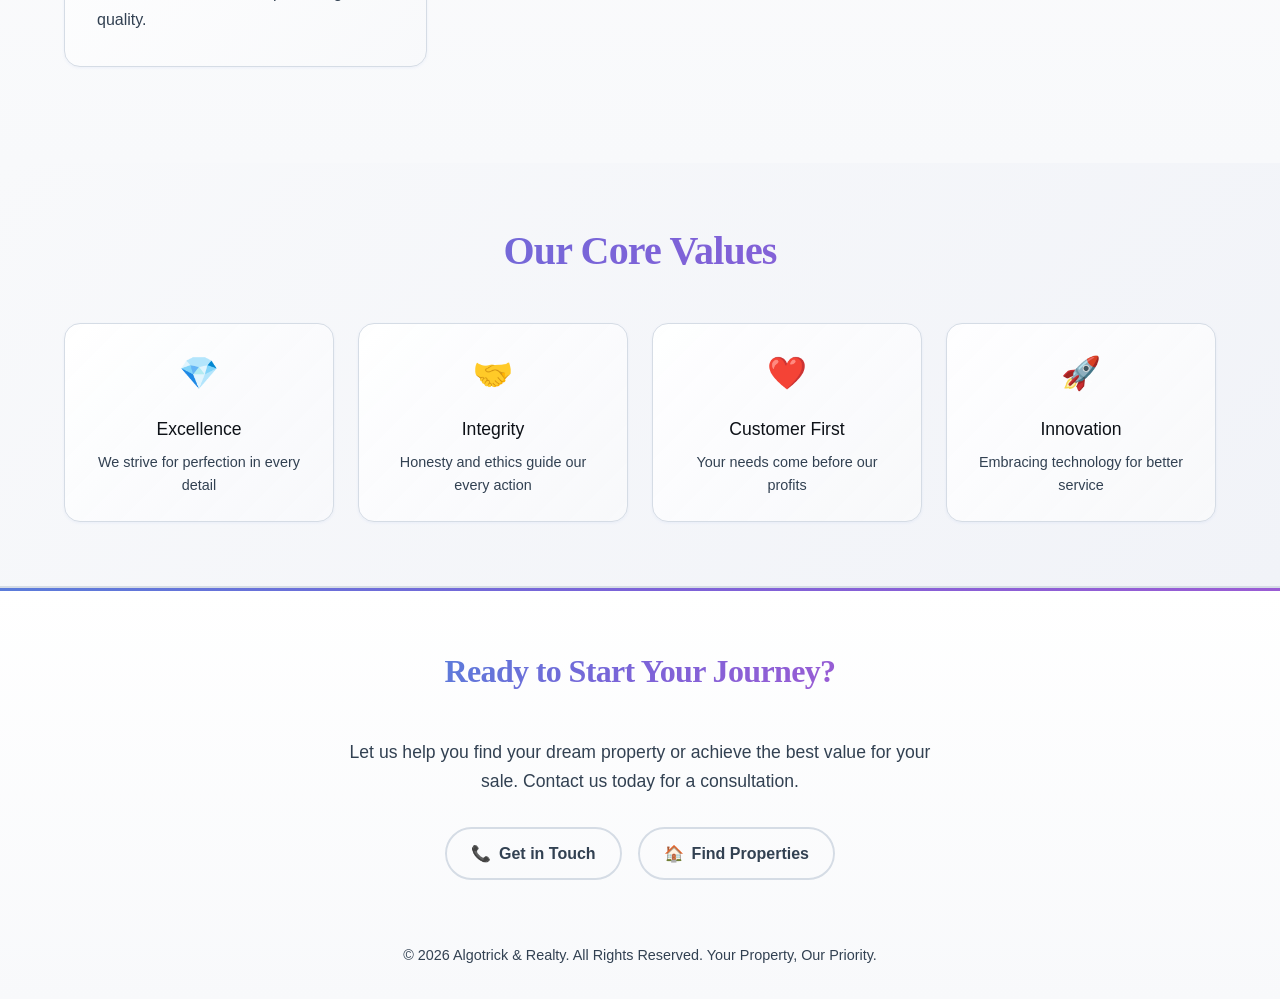
<file: property/real-estate/About/index.html>
<!DOCTYPE html>
<html lang="en">
<head>
    <meta charset="UTF-8">
    <meta name="viewport" content="width=device-width, initial-scale=1.0">
    <title>About Algotrick & Realty | Premium Real Estate</title>
    
    <!-- CSS Variables for Unified Premium Light Theme -->
    <style>
        :root {
            --primary-color: #5b7cda;
            --primary-gradient: linear-gradient(135deg, #5b7cda 0%, #7c63d8 50%, #9a5cd4 100%);
            --secondary-color: #10b981;
            --accent-color: #ec8c63;
            --text-primary: #0d1117;
            --text-secondary: #324152;
            --text-tertiary: #5a6b7a;
            --text-quaternary: #8a9aab;
            --bg-primary: #ffffff;
            --bg-secondary: #f8f9fb;
            --bg-tertiary: #f1f3f8;
            --bg-quaternary: #e8ecf5;
            --border-color: #d5dce5;
            --border-hover: #c0cad8;
            --bg-card: rgba(255, 255, 255, 0.95);
            --bg-card-hover: rgba(91, 124, 218, 0.06);
            --shadow-glow: 0 0 30px rgba(91, 124, 218, 0.15);
            --shadow-deep: 0 10px 30px rgba(91, 124, 218, 0.12);
            --shadow-elevated: 0 12px 30px rgba(91, 124, 218, 0.18);
            --transition-speed: 0.3s;
            --border-radius: 16px;
        }

        /* Light mode is default - no changes needed */
        @media (prefers-color-scheme: light) {
            :root {
                --text-primary: #0d1117;
                --text-secondary: #324152;
                --bg-primary: #ffffff;
                --bg-secondary: #f8f9fb;
                --bg-card: rgba(255, 255, 255, 0.95);
                --bg-card-hover: rgba(91, 124, 218, 0.06);
                --border-color: #d5dce5;
                --shadow-deep: 0 10px 30px rgba(91, 124, 218, 0.12);
            }
        }

        /* Reset and Base Styles */
        * {
            margin: 0;
            padding: 0;
            box-sizing: border-box;
        }

        html {
            scroll-behavior: smooth;
        }

        body {
            font-family: 'Inter', -apple-system, BlinkMacSystemFont, 'Segoe UI', Roboto, sans-serif;
            background: linear-gradient(180deg, #ffffff 0%, #f8f9fb 50%, #f1f3f8 100%);
            color: var(--text-primary);
            line-height: 1.6;
            overflow-x: hidden;
        }

        .container {
            max-width: 1200px;
            margin: 0 auto;
            padding: 0 24px;
        }

        /* Typography */
        h1, h2, h3, h4, h5, h6 {
            font-family: 'Playfair Display', Georgia, serif;
            font-weight: 700;
            line-height: 1.2;
            letter-spacing: -0.02em;
        }

        h1 {
            font-size: 3.5rem;
            background: var(--primary-gradient);
            -webkit-background-clip: text;
            -webkit-text-fill-color: transparent;
            background-clip: text;
        }

        h2 {
            font-size: 2.5rem;
            background: var(--primary-gradient);
            -webkit-background-clip: text;
            -webkit-text-fill-color: transparent;
            background-clip: text;
            margin-bottom: 30px;
        }

        h3 {
            font-size: 1.8rem;
            color: var(--text-primary);
        }

        p {
            font-size: 1rem;
            color: var(--text-secondary);
            font-weight: 400;
        }

        /* Navigation Header */
        .about-header {
            position: sticky;
            top: 0;
            width: 100%;
            background: linear-gradient(
                135deg,
                rgba(15, 23, 42, 0.95),
                rgba(30, 41, 59, 0.9),
                rgba(51, 65, 85, 0.85)
            );
            backdrop-filter: blur(10px);
            z-index: 1000;
        }

        .nav-container {
            max-width: 1200px;
            margin: auto;
            padding: 0 40px;
            height: 80px;
            display: flex;
            align-items: center;
            justify-content: space-between;
        }

        /* .logo {
            text-decoration: none;
            background: rgba(255, 255, 255, 0.08);
            padding: 8px 14px;
            border-radius: 12px;
            display: flex;
            align-items: center;
            transition: 0.3s ease;
        } */

        .logo:hover {
            background: rgba(255, 255, 255, 0.12);
        }

        .logo-image {
            height: 150px;
            object-fit: contain;
            filter: drop-shadow(0 4px 12px rgba(0, 0, 0, 0.6));
        }

        .about-nav {
            display: flex;
            gap: 35px;
        }

        .about-nav a {
            font-size: 16px !important;
            font-weight: 500;
            color: white;
            text-decoration: none;
            transition: 0.3s ease;
        }

        .about-nav a:hover {
            color: #5b7cda;
        }

        .about-nav a.active {
            color: #5b7cda;
            border-bottom: 2px solid #5b7cda;
            padding-bottom: 4px;
        }

        /* Hero Section */
        .about-hero {
            min-height: 70vh;
            display: flex;
            align-items: center;
            justify-content: center;
            text-align: center;
            position: relative;
            overflow: hidden;
            background: linear-gradient(180deg, #ffffff 0%, #f8f9fb 50%, #f1f3f8 100%);
        }

        .about-hero::before {
            content: '';
            position: absolute;
            top: 0;
            left: 0;
            right: 0;
            bottom: 0;
            background: radial-gradient(circle at center, rgba(91, 124, 218, 0.08) 0%, transparent 50%);
            z-index: 1;
        }

        .hero-content {
            position: relative;
            z-index: 2;
            max-width: 800px;
        }

        .hero-title {
            margin-bottom: 1rem;
            text-shadow: 0 4px 20px rgba(91, 124, 218, 0.1);
        }

        .hero-subtitle {
            font-size: 1.2rem;
            color: var(--text-secondary);
            max-width: 600px;
            margin: 0 auto;
        }

        /* Story Section */
        .about-story {
            padding: 6rem 0;
            background: linear-gradient(135deg, rgba(248, 249, 251, 0.5) 0%, rgba(241, 243, 248, 0.8) 100%);
        }

        .story-container {
            display: grid;
            grid-template-columns: 1fr 1fr;
            gap: 4rem;
            align-items: center;
        }

        .story-content {
            display: flex;
            flex-direction: column;
            gap: 2rem;
        }

        .story-text {
            font-size: 1.1rem;
            line-height: 1.8;
            color: var(--text-secondary);
        }

        .founder-section {
            background: linear-gradient(135deg, rgba(255, 255, 255, 0.9) 0%, rgba(248, 249, 251, 0.8) 100%);
            border: 1px solid var(--border-color);
            border-radius: var(--border-radius);
            padding: 2rem;
            transition: all var(--transition-speed) ease;
            box-shadow: var(--shadow-elevated);
        }

        .founder-section:hover {
            transform: translateY(-8px);
            box-shadow: var(--shadow-glow);
            border-color: var(--primary-color);
            background: linear-gradient(135deg, rgba(255, 255, 255, 1) 0%, rgba(248, 249, 251, 0.95) 100%);
        }

        .founder-title {
            font-size: 1.3rem;
            background: var(--primary-gradient);
            -webkit-background-clip: text;
            -webkit-text-fill-color: transparent;
            background-clip: text;
            margin-bottom: 1rem;
            font-weight: 600;
        }

        .founder-quote {
            font-style: italic;
            color: var(--text-secondary);
            line-height: 1.6;
            position: relative;
            padding-left: 2rem;
        }

        .founder-quote::before {
            content: '"';
            position: absolute;
            left: 0;
            top: -10px;
            font-size: 3rem;
            background: var(--primary-gradient);
            -webkit-background-clip: text;
            -webkit-text-fill-color: transparent;
            background-clip: text;
            opacity: 0.4;
        }

        .story-image {
            position: relative;
            border-radius: var(--border-radius);
            overflow: hidden;
            box-shadow: var(--shadow-elevated);
            height: 500px;
            background: linear-gradient(135deg, #f8f9fb 0%, #f1f3f8 100%);
            display: flex;
            align-items: center;
            justify-content: center;
            color: var(--text-tertiary);
            font-size: 1.2rem;
            border: 1px solid var(--border-color);
        }

        /* Stats Section */
        .about-stats {
            padding: 4rem 0;
            background: linear-gradient(135deg, rgba(248, 249, 251, 0.6) 0%, rgba(241, 243, 248, 0.9) 100%);
        }

        .stats-grid {
            display: grid;
            grid-template-columns: repeat(auto-fit, minmax(250px, 1fr));
            gap: 2rem;
        }

        .stat-card {
            background: linear-gradient(135deg, rgba(255, 255, 255, 0.95) 0%, rgba(248, 249, 251, 0.85) 100%);
            border: 1px solid var(--border-color);
            border-radius: var(--border-radius);
            padding: 2rem;
            text-align: center;
            transition: all var(--transition-speed) ease;
            position: relative;
            overflow: hidden;
            box-shadow: var(--shadow-1, 0 1px 3px rgba(91, 124, 218, 0.08));
        }

        .stat-card:hover {
            transform: translateY(-10px);
            box-shadow: var(--shadow-glow);
            border-color: var(--primary-color);
            background: linear-gradient(135deg, rgba(255, 255, 255, 1) 0%, rgba(248, 249, 251, 0.95) 100%);
        }

        .stat-icon {
            font-size: 3rem;
            color: var(--primary-color);
            margin-bottom: 1rem;
            display: block;
        }

        .stat-number {
            font-size: 3rem;
            font-weight: 800;
            background: var(--primary-gradient);
            -webkit-background-clip: text;
            -webkit-text-fill-color: transparent;
            background-clip: text;
            margin-bottom: 0.5rem;
            font-family: 'Space Grotesk', monospace;
        }

        .stat-label {
            font-size: 1.1rem;
            color: var(--text-secondary);
            font-weight: 600;
            text-transform: uppercase;
            letter-spacing: 1px;
        }

        /* Why Choose Us Section */
        .why-choose {
            padding: 6rem 0;
            background: linear-gradient(180deg, #ffffff 0%, #f8f9fb 100%);
        }

        .why-grid {
            display: grid;
            grid-template-columns: repeat(auto-fit, minmax(280px, 1fr));
            gap: 2rem;
        }

        .why-card {
            background: linear-gradient(135deg, rgba(255, 255, 255, 0.95) 0%, rgba(248, 249, 251, 0.85) 100%);
            border: 1px solid var(--border-color);
            border-radius: var(--border-radius);
            padding: 2rem;
            transition: all var(--transition-speed) ease;
            position: relative;
            overflow: hidden;
            box-shadow: var(--shadow-1, 0 1px 3px rgba(91, 124, 218, 0.08));
        }

        .why-card:hover {
            transform: translateY(-10px);
            box-shadow: var(--shadow-glow);
            border-color: var(--primary-color);
            background: linear-gradient(135deg, rgba(255, 255, 255, 1) 0%, rgba(248, 249, 251, 0.95) 100%);
        }

        .why-icon {
            width: 60px;
            height: 60px;
            background: rgba(91, 124, 218, 0.1);
            border: 2px solid var(--primary-color);
            border-radius: 50%;
            display: flex;
            align-items: center;
            justify-content: center;
            margin-bottom: 1.5rem;
            color: var(--primary-color);
            font-size: 1.5rem;
            transition: all var(--transition-speed) ease;
        }

        .why-card:hover .why-icon {
            transform: scale(1.1) rotate(5deg);
            background: rgba(91, 124, 218, 0.2);
        }

        .why-title {
            font-size: 1.4rem;
            margin-bottom: 1rem;
            color: var(--text-primary);
        }

        .why-text {
            color: var(--text-secondary);
            line-height: 1.7;
        }

        /* Values Section */
        .about-values {
            padding: 4rem 0;
            background: linear-gradient(135deg, #f8f9fb 0%, #f1f3f8 100%);
        }

        .values-grid {
            display: grid;
            grid-template-columns: repeat(auto-fit, minmax(200px, 1fr));
            gap: 1.5rem;
        }

        .value-item {
            background: linear-gradient(135deg, rgba(255, 255, 255, 0.95) 0%, rgba(248, 249, 251, 0.9) 100%);
            border: 1px solid var(--border-color);
            border-radius: var(--border-radius);
            padding: 1.5rem;
            text-align: center;
            transition: all var(--transition-speed) ease;
            box-shadow: var(--shadow-1, 0 1px 3px rgba(91, 124, 218, 0.08));
        }

        .value-item:hover {
            transform: translateY(-8px);
            box-shadow: var(--shadow-glow);
            border-color: var(--primary-color);
        }

        .value-icon {
            font-size: 2rem;
            color: var(--primary-color);
            margin-bottom: 1rem;
            display: block;
        }

        .value-title {
            font-size: 1.1rem;
            color: var(--text-primary);
            margin-bottom: 0.5rem;
        }

        .value-text {
            font-size: 0.9rem;
            color: var(--text-secondary);
        }


        /* Footer */
        .about-footer {
            background: linear-gradient(180deg, #ffffff 0%, #f8f9fb 100%);
            border-top: 2px solid var(--border-color);
            padding: 4rem 0 2rem;
            position: relative;
        }

        .about-footer::before {
            content: '';
            position: absolute;
            top: 0;
            left: 0;
            right: 0;
            height: 3px;
            background: var(--primary-gradient);
            z-index: 1;
        }

        .footer-content {
            display: flex;
            flex-direction: column;
            align-items: center;
            text-align: center;
            gap: 2rem;
        }

        .footer-title {
            font-size: 2rem;
            background: var(--primary-gradient);
            -webkit-background-clip: text;
            -webkit-text-fill-color: transparent;
            background-clip: text;
            margin-bottom: 1rem;
        }

        .footer-text {
            max-width: 600px;
            color: var(--text-secondary);
            font-size: 1.1rem;
        }

        .footer-cta {
            display: flex;
            gap: 1rem;
            flex-wrap: wrap;
            justify-content: center;
        }

        .cta-btn {
            display: flex;
            align-items: center;
            gap: 0.5rem;
            background: transparent;
            border: 2px solid var(--border-color);
            color: var(--text-secondary);
            padding: 0.75rem 1.5rem;
            border-radius: 50px;
            font-weight: 600;
            text-decoration: none;
            transition: all var(--transition-speed) ease;
        }

        .cta-btn:hover {
            color: var(--primary-color);
            border-color: var(--primary-color);
            transform: translateY(-2px);
            box-shadow: var(--shadow-glow);
        }

        .copyright {
            color: var(--text-secondary);
            font-size: 0.9rem;
            margin-top: 2rem;
        }

        /* Responsive Design */
        @media (max-width: 768px) {
            h1 {
                font-size: 2.5rem;
            }
            
            h2 {
                font-size: 2rem;
            }

            .story-container {
                grid-template-columns: 1fr;
                gap: 2rem;
            }

            .story-image {
                height: 300px;
            }

            .stats-grid {
                grid-template-columns: repeat(2, 1fr);
            }

            .why-grid {
                grid-template-columns: 1fr;
            }
        }

        @media (max-width: 480px) {
            .stats-grid {
                grid-template-columns: 1fr;
            }

            .stats-grid .stat-card {
                text-align: left;
            }

            .stat-number {
                font-size: 2.5rem;
            }
        }

        /* Animation Classes */
        @keyframes fadeInUp {
            from {
                opacity: 0;
                transform: translateY(30px);
            }
            to {
                opacity: 1;
                transform: translateY(0);
            }
        }

        @keyframes fadeInLeft {
            from {
                opacity: 0;
                transform: translateX(-30px);
            }
            to {
                opacity: 1;
                transform: translateX(0);
            }
        }

        @keyframes fadeInRight {
            from {
                opacity: 0;
                transform: translateX(30px);
            }
            to {
                opacity: 1;
                transform: translateX(0);
            }
        }

        .animate-in {
            animation: fadeInUp 0.8s ease-out;
        }

        .animate-left {
            animation: fadeInLeft 0.8s ease-out;
        }

        .animate-right {
            animation: fadeInRight 0.8s ease-out;
        }

        /* Scrollbar Customization */
        ::-webkit-scrollbar {
            width: 8px;
        }

        ::-webkit-scrollbar-track {
            background: var(--bg-darker);
        }

        ::-webkit-scrollbar-thumb {
            background: var(--primary-color);
            border-radius: 4px;
        }

        ::-webkit-scrollbar-thumb:hover {
            background: #ffd700;
        }
    </style>
</head>
<body>
    <!-- Navigation Header -->
    <header class="about-header">
        <div class="nav-container">
            <a href="../index.html" class="logo">
                <img src="../assets/images/Algotrick & Realty l.png" alt="logo" class="logo-image">
            </a>

            <nav class="about-nav">
                <a href="../index.html">Home</a>
                <a href="../buy/index.html">Buy</a>
                <!-- <a href="../sell/index.html">Sell</a> -->
                <a href="../contact/index.html">Contact Us</a>
                <a href="../Gallery/index.html">Gallery</a>
                <a href="#" class="active">About</a>
            </nav>
        </div>
    </header>

    <!-- Hero Section -->
    <section class="about-hero">
        <div class="hero-content">
            <h1 class="hero-title animate-in">About Our Company</h1>
            <p class="hero-subtitle animate-in">
                Building trust in real estate through innovation, technology, and exceptional service. 
                Your dream property is our priority.
            </p>
        </div>
    </section>

    <!-- Story Section -->
    <section class="about-story">
        <div class="container">
            <div class="story-container">
                <div class="story-content animate-left">
                    <h2>Our Story</h2>
                    <p class="story-text">
                        Founded with a vision to revolutionize the real estate industry, Algotrick & Realty 
                        has grown from a small startup into one of the most trusted names in Indian real estate. 
                        Our journey began with a simple mission: to make property transactions transparent, 
                        efficient, and stress-free for everyone.
                    </p>
                    
                    <p class="story-text">
                        Over the years, we've helped thousands of families find their dream homes, 
                        assisted investors in making profitable decisions, and guided sellers through 
                        seamless transactions. Our commitment to excellence and customer satisfaction 
                        has been the cornerstone of our success.
                    </p>

                    <div class="founder-section">
                        <div class="founder-title">Founder's Message</div>
                        <p class="founder-quote">
                            "We believe that every property transaction should be a celebration, 
                            not a burden. Our goal is to bring transparency, trust, and technology 
                            to an industry that has long needed innovation."
                        </p>
                        <div style="margin-top: 1rem; font-weight: 600; color: var(--primary-color);">
                            — Amit Kumar Trivedi, Founder & CEO
                        </div>
                    </div>

                    <div class="founder-message" style="background: linear-gradient(135deg, rgba(255, 215, 0, 0.1), rgba(255, 107, 107, 0.1)); border: 1px solid var(--border-color); border-radius: var(--border-radius); padding: 1.5rem; margin-top: 1.5rem;">
                        <div style="color: var(--primary-color); font-weight: 600; margin-bottom: 0.5rem; font-size: 1.1rem;">Amit Trivedi's Commitment</div>
                        <p style="color: var(--text-secondary); line-height: 1.6; margin: 0;">
                            "At Algotrick & Realty, we don't just sell properties – we build relationships and fulfill dreams. 
                            Every client who walks through our doors becomes part of our family, and their satisfaction 
                            is our ultimate measure of success. With over a decade of experience in the real estate industry, 
                            I've seen how complex and overwhelming property transactions can be. That's why we've built a 
                            company that prioritizes transparency, integrity, and personalized service above all else."
                        </p>
                    </div>
                </div>

                <div class="story-image animate-right">
                    <div style="text-align: center; width: 100%; height: 100%; display: flex; flex-direction: column; justify-content: center; align-items: center; padding: 2rem;">
                        <div style="width: 200px; height: 200px; border-radius: 50%; overflow: hidden; border: 4px solid var(--primary-color); box-shadow: var(--shadow-glow); margin-bottom: 1.5rem;">
                            <img src="../assets/images/amit.png" alt="Amit Kumar Trivedi - Founder & CEO" style="width: 100%; height: 100%; object-fit: cover;">
                        </div>
                        <div style="font-size: 1.5rem; font-weight: 600; color: var(--text-primary); margin-bottom: 0.5rem;">
                            Amit Kumar Trivedi
                        </div>
                        <div style="color: var(--primary-color); font-weight: 600; margin-bottom: 1rem;">
                            Founder & CEO
                        </div>
                        <div style="color: var(--text-secondary); text-align: center; line-height: 1.6;">
                            "Building trust in real estate through innovation, technology, and exceptional service. 
                            Your dream property is our priority."
                        </div>
                    </div>
                </div>
            </div>
        </div>
    </section>

    <!-- Stats Section -->
    <section class="about-stats">
        <div class="container">
            <div class="stats-grid">
                <div class="stat-card" data-aos="fade-up">
                    <span class="stat-icon">🏆</span>
                    <div class="stat-number" id="yearsCounter">10</div>
                    <div class="stat-label">Years of Experience</div>
                </div>

                <div class="stat-card" data-aos="fade-up" data-aos-delay="100">
                    <span class="stat-icon">🏠</span>
                    <div class="stat-number" id="propertiesCounter">5000</div>
                    <div class="stat-label">Properties Sold</div>
                </div>

                <div class="stat-card" data-aos="fade-up" data-aos-delay="200">
                    <span class="stat-icon">😊</span>
                    <div class="stat-number" id="clientsCounter">3000</div>
                    <div class="stat-label">Happy Clients</div>
                </div>

                <div class="stat-card" data-aos="fade-up" data-aos-delay="300">
                    <span class="stat-icon">📍</span>
                    <div class="stat-number" id="locationsCounter">50</div>
                    <div class="stat-label">Locations Covered</div>
                </div>
            </div>
        </div>
    </section>

    <!-- Why Choose Us Section -->
    <section class="why-choose">
        <div class="container">
            <div style="text-align: center; margin-bottom: 4rem;">
                <h2>Why Choose Us</h2>
                <p style="max-width: 600px; margin: 1rem auto 0; color: var(--text-secondary);">
                    We go beyond traditional real estate services to provide you with an exceptional experience
                </p>
            </div>

            <div class="why-grid">
                <div class="why-card" data-aos="fade-up">
                    <div class="why-icon">🔒</div>
                    <h3 class="why-title">Trusted Service</h3>
                    <p class="why-text">
                        With over a decade of experience, we've built a reputation for honesty, 
                        integrity, and reliability in every transaction.
                    </p>
                </div>

                <div class="why-card" data-aos="fade-up" data-aos-delay="100">
                    <div class="why-icon">✨</div>
                    <h3 class="why-title">Transparent Deals</h3>
                    <p class="why-text">
                        No hidden fees, no surprises. We believe in complete transparency 
                        throughout the entire process.
                    </p>
                </div>

                <div class="why-card" data-aos="fade-up" data-aos-delay="200">
                    <div class="why-icon">👥</div>
                    <h3 class="why-title">Expert Team</h3>
                    <p class="why-text">
                        Our team of certified professionals brings extensive market knowledge 
                        and negotiation expertise to every deal.
                    </p>
                </div>

                <div class="why-card" data-aos="fade-up" data-aos-delay="300">
                    <div class="why-icon">⚡</div>
                    <h3 class="why-title">Fast Process</h3>
                    <p class="why-text">
                        Leveraging technology and streamlined processes to ensure quick, 
                        efficient transactions without compromising quality.
                    </p>
                </div>
            </div>
        </div>
    </section>

    <!-- Values Section -->
    <section class="about-values">
        <div class="container">
            <div style="text-align: center; margin-bottom: 3rem;">
                <h2>Our Core Values</h2>
            </div>

            <div class="values-grid">
                <div class="value-item" data-aos="fade-up">
                    <span class="value-icon">💎</span>
                    <div class="value-title">Excellence</div>
                    <div class="value-text">We strive for perfection in every detail</div>
                </div>

                <div class="value-item" data-aos="fade-up" data-aos-delay="100">
                    <span class="value-icon">🤝</span>
                    <div class="value-title">Integrity</div>
                    <div class="value-text">Honesty and ethics guide our every action</div>
                </div>

                <div class="value-item" data-aos="fade-up" data-aos-delay="200">
                    <span class="value-icon">❤️</span>
                    <div class="value-title">Customer First</div>
                    <div class="value-text">Your needs come before our profits</div>
                </div>

                <div class="value-item" data-aos="fade-up" data-aos-delay="300">
                    <span class="value-icon">🚀</span>
                    <div class="value-title">Innovation</div>
                    <div class="value-text">Embracing technology for better service</div>
                </div>
            </div>
        </div>
    </section>

    <!-- Footer -->
    <footer class="about-footer">
        <div class="container">
            <div class="footer-content">
                <h2 class="footer-title">Ready to Start Your Journey?</h2>
                <p class="footer-text">
                    Let us help you find your dream property or achieve the best value for your sale. 
                    Contact us today for a consultation.
                </p>

                <div class="footer-cta">
                    <a href="../contact/index.html" class="cta-btn">
                        <span>📞</span>
                        <span>Get in Touch</span>
                    </a>
                    <a href="../buy/index.html" class="cta-btn">
                        <span>🏠</span>
                        <span>Find Properties</span>
                    </a>
                </div>

                <div class="copyright">
                    © 2026 Algotrick & Realty. All Rights Reserved. Your Property, Our Priority.
                </div>
            </div>
        </div>
    </footer>

    <!-- Counter Animation Script -->
    <script>
        function animateCounter(element, target, duration = 2000) {
            const start = 0;
            const increment = target / (duration / 16);
            let current = 0;

            const timer = setInterval(() => {
                current += increment;
                if (current >= target) {
                    current = target;
                    clearInterval(timer);
                }
                element.textContent = Math.floor(current);
            }, 16);
        }

        // Intersection Observer for animations
        const observerOptions = {
            threshold: 0.1,
            rootMargin: '0px 0px -50px 0px'
        };

        const observer = new IntersectionObserver((entries) => {
            entries.forEach(entry => {
                if (entry.isIntersecting) {
                    const element = entry.target;
                    const target = parseInt(element.getAttribute('data-target'));
                    
                    if (target) {
                        animateCounter(element, target);
                    }
                    
                    observer.unobserve(element);
                }
            });
        }, observerOptions);

        // Observe counter elements
        document.querySelectorAll('[id$="Counter"]').forEach(el => {
            const target = el.textContent;
            el.setAttribute('data-target', target);
            el.textContent = '0';
            observer.observe(el);
        });

        // Scroll animation for header
        window.addEventListener('scroll', () => {
            const header = document.querySelector('.about-header');
            if (window.scrollY > 50) {
                header.classList.add('scrolled');
            } else {
                header.classList.remove('scrolled');
            }
        });

        // Add AOS-like functionality
        const animateOnScroll = () => {
            const elements = document.querySelectorAll('.animate-in, .animate-left, .animate-right');
            const windowHeight = window.innerHeight;

            elements.forEach(element => {
                const elementTop = element.getBoundingClientRect().top;
                const elementVisible = 150;

                if (elementTop < windowHeight - elementVisible) {
                    element.style.opacity = '1';
                    element.style.transform = 'translateY(0)';
                }
            });
        };

        window.addEventListener('scroll', animateOnScroll);
        animateOnScroll();
    </script>
</body>
</html>
</file>
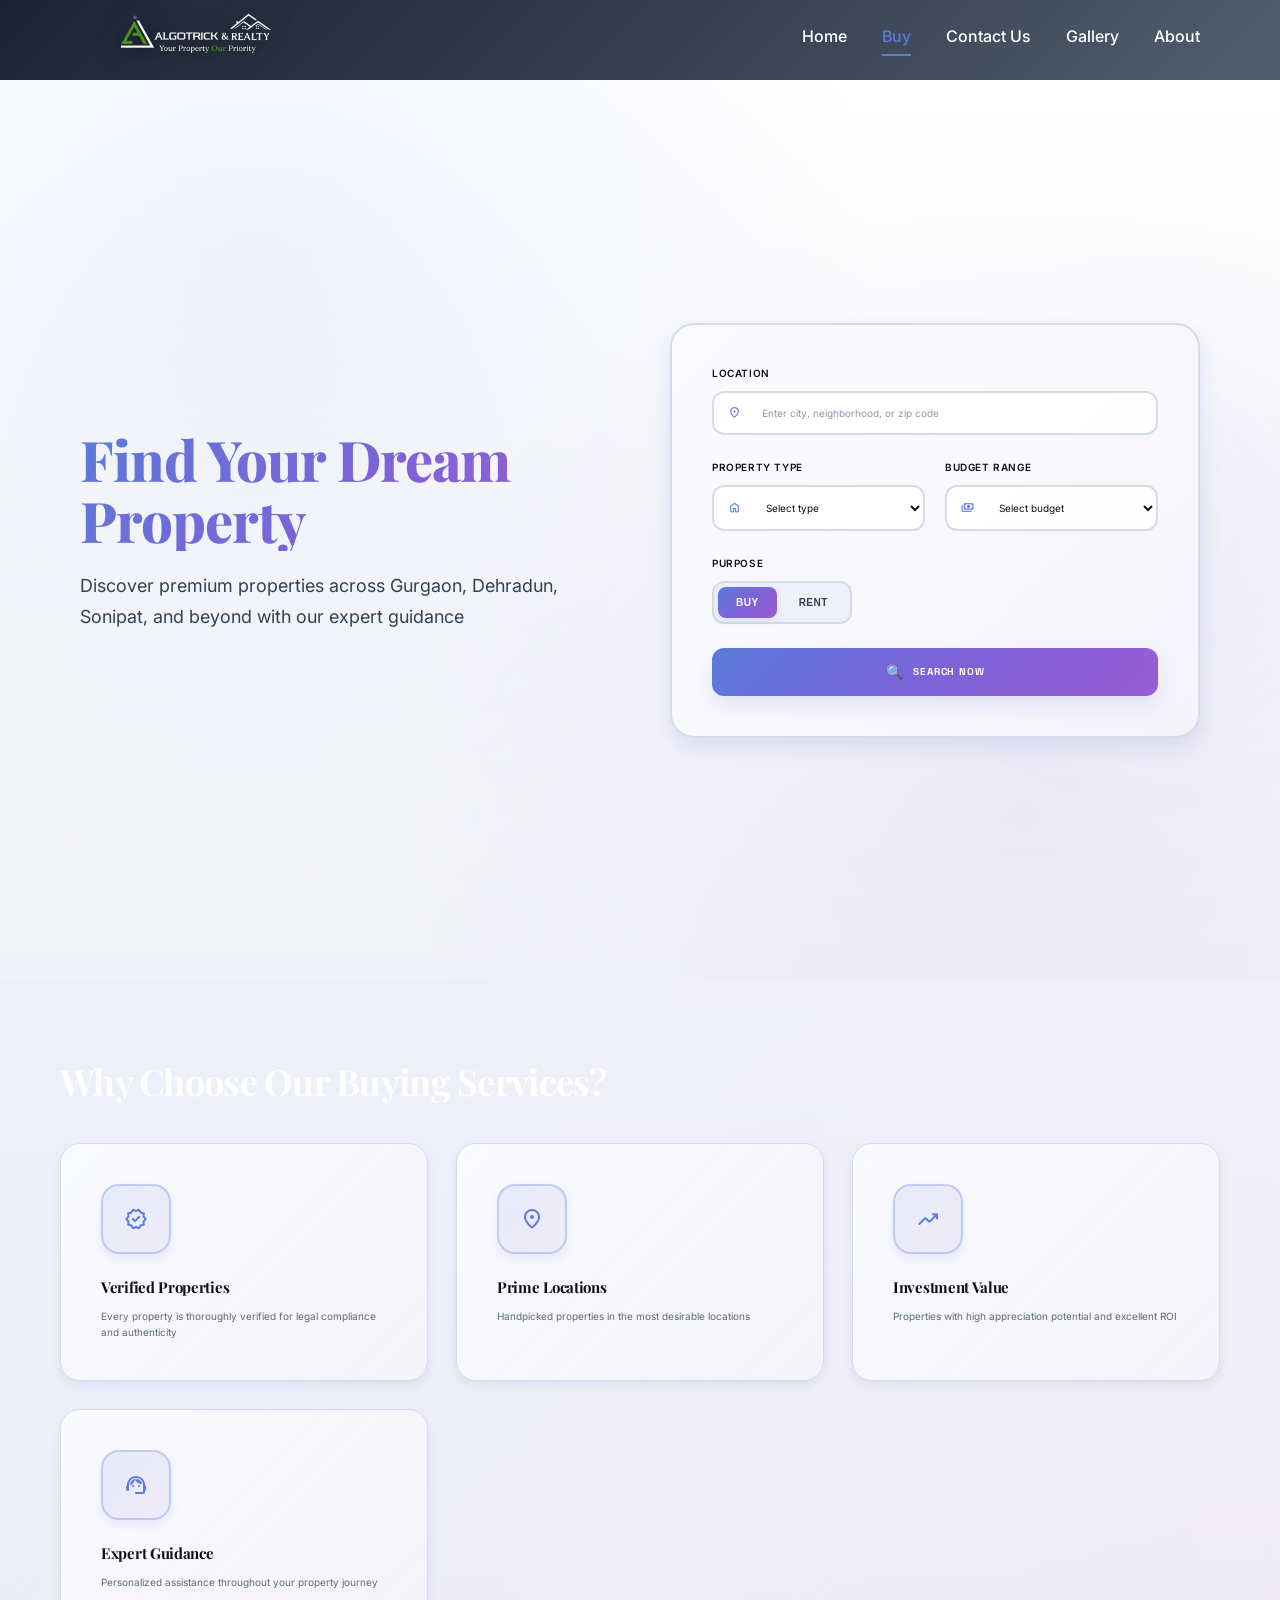
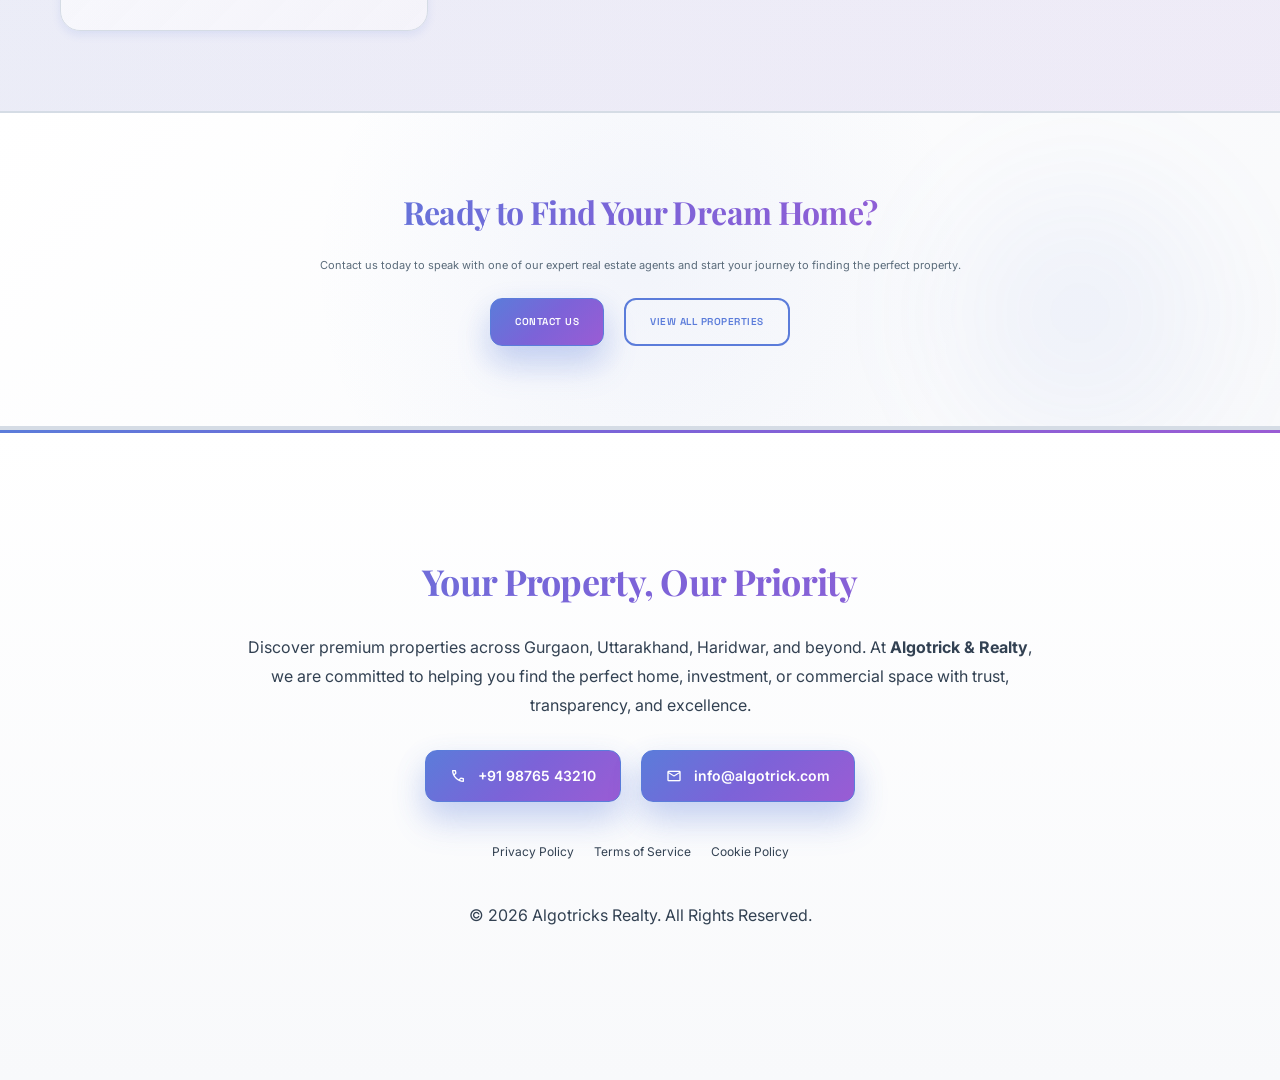
<file: property/real-estate/buy/index.html>
<!DOCTYPE html>
<html lang="en">
<head>
  <meta charset="UTF-8">
  <meta name="viewport" content="width=device-width, initial-scale=1.0">
  <title>Buy Properties | Algotrick Realty</title>
  
  <!-- Google Fonts -->
  <link rel="preconnect" href="https://fonts.googleapis.com">
  <link rel="preconnect" href="https://fonts.gstatic.com" crossorigin>
  <link href="https://fonts.googleapis.com/css2?family=Inter:wght@300;400;500;600;700&family=Playfair+Display:wght@400;500;600;700&family=Space+Grotesk:wght@300;400;500;600;700&display=swap" rel="stylesheet">
  
  <!-- Material Icons -->
  <link rel="stylesheet" href="https://fonts.googleapis.com/css2?family=Material+Symbols+Rounded:opsz,wght,FILL,GRAD@24,400,0..1,0" />
  
  <!-- AOS Animation -->
  <link href="https://unpkg.com/aos@2.3.1/dist/aos.css" rel="stylesheet">
  
  <!-- Custom CSS -->
  <link rel="stylesheet" href="style.css">
  
  <!-- Custom JS -->
  <script src="script.js" defer></script>
</head>
<body>
  <!-- Navigation -->
  <header class="about-header">
    <div class="nav-container">
      <a href="../index.html" class="logo">
        <img src="../assets/images/Algotrick & Realty l.png" alt="logo" class="logo-image">
      </a>
      <nav class="about-nav">
        <a href="../index.html">Home</a>
        <a href="#" class="active">Buy</a>
        <!-- <a href="../sell/index.html">Sell</a> -->
        <a href="../contact/index.html">Contact Us</a>
        <a href="../Gallery/index.html">Gallery</a>
        <a href="../About/index.html">About</a>
      </nav>
    </div>
  </header>

  <!-- Premium Buy Section -->
  <section class="buy-section" data-aos="fade-up">
    <div class="container">
      <div class="buy-content">
        <div class="buy-text">
          <h1 class="buy-title">Find Your Dream Property</h1>
          <p class="buy-subtitle">Discover premium properties across Gurgaon, Dehradun, Sonipat, and beyond with our expert guidance</p>
        </div>
        
        <div class="buy-form-container">
          <form class="buy-form" id="buyForm">
            <div class="form-group">
              <label for="location">Location</label>
              <div class="input-wrapper">
                <span class="material-symbols-rounded input-icon">location_on</span>
                <input type="text" id="location" name="location" placeholder="Enter city, neighborhood, or zip code" required>
              </div>
            </div>

            <div class="form-row">
              <div class="form-group">
                <label for="propertyType">Property Type</label>
                <div class="input-wrapper">
                  <span class="material-symbols-rounded input-icon">home</span>
                  <select id="propertyType" name="propertyType" required>
                    <option value="">Select type</option>
                    <option value="villa">Villa</option>
                    <option value="apartment">Apartment</option>
                    <option value="house">House</option>
                    <option value="plot">Plot</option>
                    <option value="commercial">Commercial</option>
                  </select>
                </div>
              </div>

              <div class="form-group">
                <label for="budget">Budget Range</label>
                <div class="input-wrapper">
                  <span class="material-symbols-rounded input-icon">payments</span>
                  <select id="budget" name="budget" required>
                    <option value="">Select budget</option>
                    <option value="under50l">Under ₹50 Lakh</option>
                    <option value="50l-1cr">₹50 Lakh - ₹1 Crore</option>
                    <option value="1cr-2cr">₹1 Crore - ₹2 Crore</option>
                    <option value="2cr-5cr">₹2 Crore - ₹5 Crore</option>
                    <option value="above5cr">Above ₹5 Crore</option>
                  </select>
                </div>
              </div>
            </div>

            <div class="form-group">
              <label>Purpose</label>
              <div class="toggle-container">
                <button type="button" class="toggle-btn active" data-value="buy">Buy</button>
                <button type="button" class="toggle-btn" data-value="rent">Rent</button>
                <input type="hidden" id="purpose" name="purpose" value="buy">
              </div>
            </div>

            <button type="submit" class="search-btn">
              <span class="search-icon">🔍</span>
              <span class="search-text">Search Now</span>
            </button>
          </form>
        </div>
      </div>
    </div>
  </section>

  <!-- Features Section -->
  <section class="buy-features" data-aos="fade-up">
    <div class="container">
      <h2 class="section-title">Why Choose Our Buying Services?</h2>
      <div class="features-grid">
        <div class="feature-card">
          <div class="feature-icon">
            <span class="material-symbols-rounded">verified</span>
          </div>
          <h3>Verified Properties</h3>
          <p>Every property is thoroughly verified for legal compliance and authenticity</p>
        </div>
        <div class="feature-card">
          <div class="feature-icon">
            <span class="material-symbols-rounded">location_on</span>
          </div>
          <h3>Prime Locations</h3>
          <p>Handpicked properties in the most desirable locations</p>
        </div>
        <div class="feature-card">
          <div class="feature-icon">
            <span class="material-symbols-rounded">trending_up</span>
          </div>
          <h3>Investment Value</h3>
          <p>Properties with high appreciation potential and excellent ROI</p>
        </div>
        <div class="feature-card">
          <div class="feature-icon">
            <span class="material-symbols-rounded">support_agent</span>
          </div>
          <h3>Expert Guidance</h3>
          <p>Personalized assistance throughout your property journey</p>
        </div>
      </div>
    </div>
  </section>

  <!-- CTA Section -->
  <section class="buy-cta" data-aos="fade-up">
    <div class="container">
      <div class="cta-content">
        <h2>Ready to Find Your Dream Home?</h2>
        <p>Contact us today to speak with one of our expert real estate agents and start your journey to finding the perfect property.</p>
        <div class="cta-buttons">
          <a href="../contact/index.html" class="btn btn-primary">Contact Us</a>
          <a href="#" class="btn btn-secondary">View All Properties</a>
        </div>
      </div>
    </div>
  </section>

  <!-- Footer -->
  <footer class="buy-footer">
    <div class="container">
      <h2>Your Property, Our Priority</h2>
      <p>
        Discover premium properties across Gurgaon, Uttarakhand, Haridwar, and beyond. 
        At <strong>Algotrick & Realty</strong>, we are committed to helping you find 
        the perfect home, investment, or commercial space with trust, transparency, 
        and excellence.
      </p>
      <div class="footer-contact">
        <a href="tel:+919876543210" class="contact-btn">
          <span class="material-symbols-rounded">call</span>
          +91 98765 43210
        </a>
        <a href="mailto:info@algotrick.com" class="contact-btn">
          <span class="material-symbols-rounded">email</span>
          info@algotrick.com
        </a>
      </div>
      <div class="footer-links">
        <a href="#">Privacy Policy</a>
        <a href="#">Terms of Service</a>
        <a href="#">Cookie Policy</a>
      </div>
      <p class="copyright">© 2026 Algotricks Realty. All Rights Reserved.</p>
    </div>
  </footer>

  <!-- AOS Initialization -->
  <script src="https://unpkg.com/aos@2.3.1/dist/aos.js"></script>
  <script>
    AOS.init({
      duration: 800,
      offset: 100,
      delay: 0,
      easing: 'ease-in-out',
      once: true,
      mirror: false,
    });
  </script>
</body>
</html>
</file>
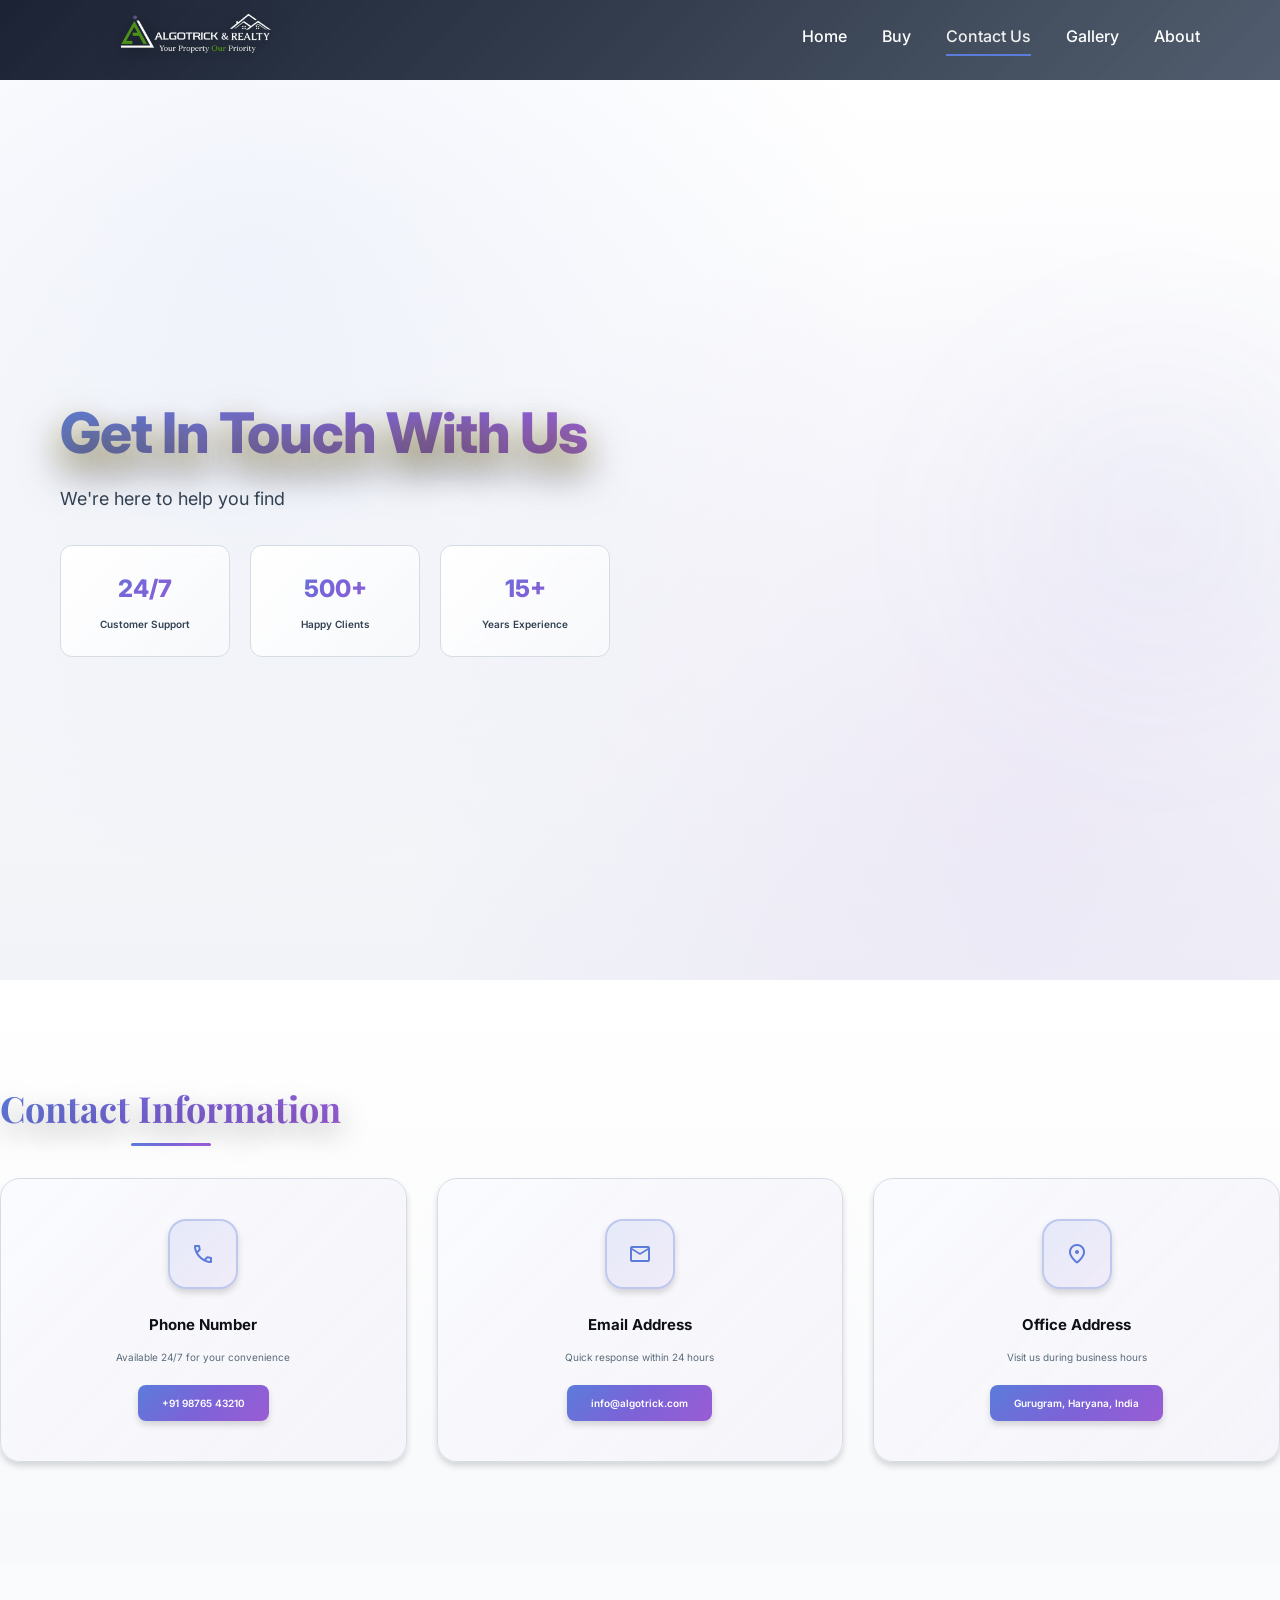
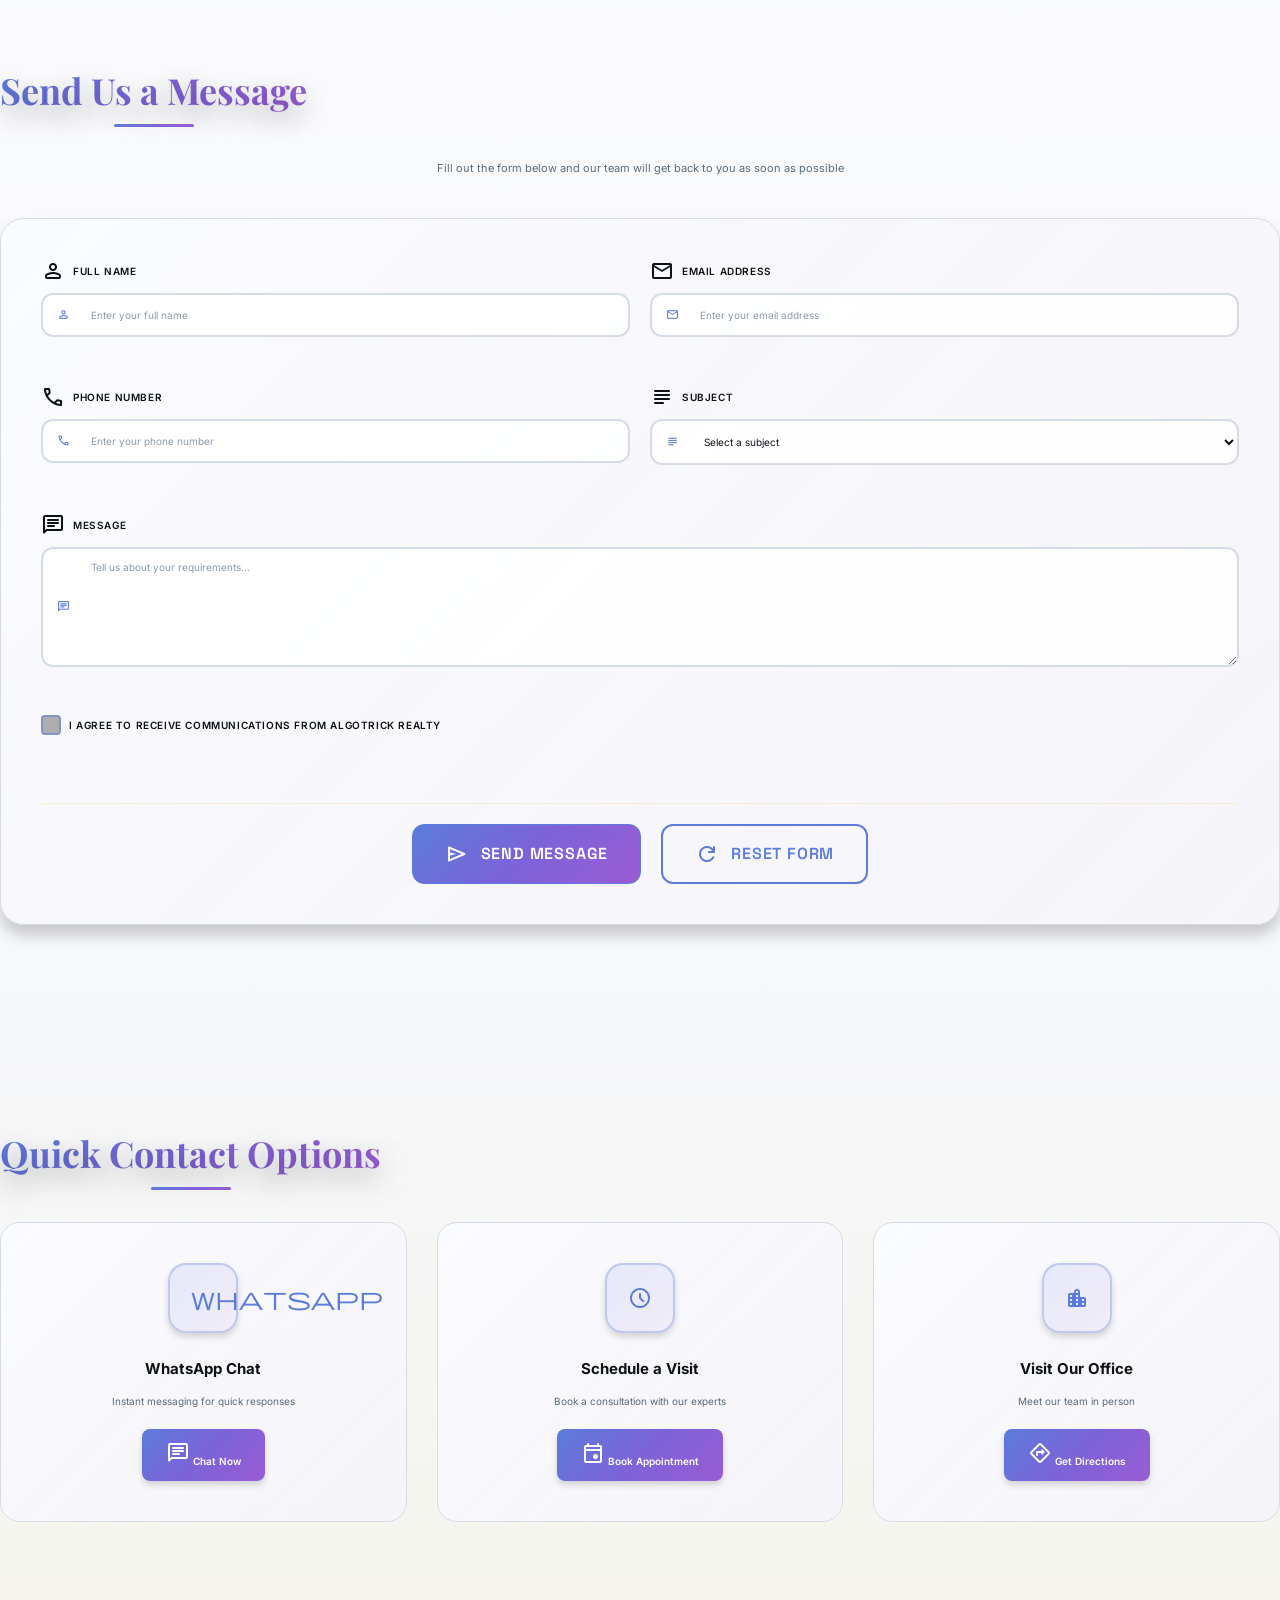
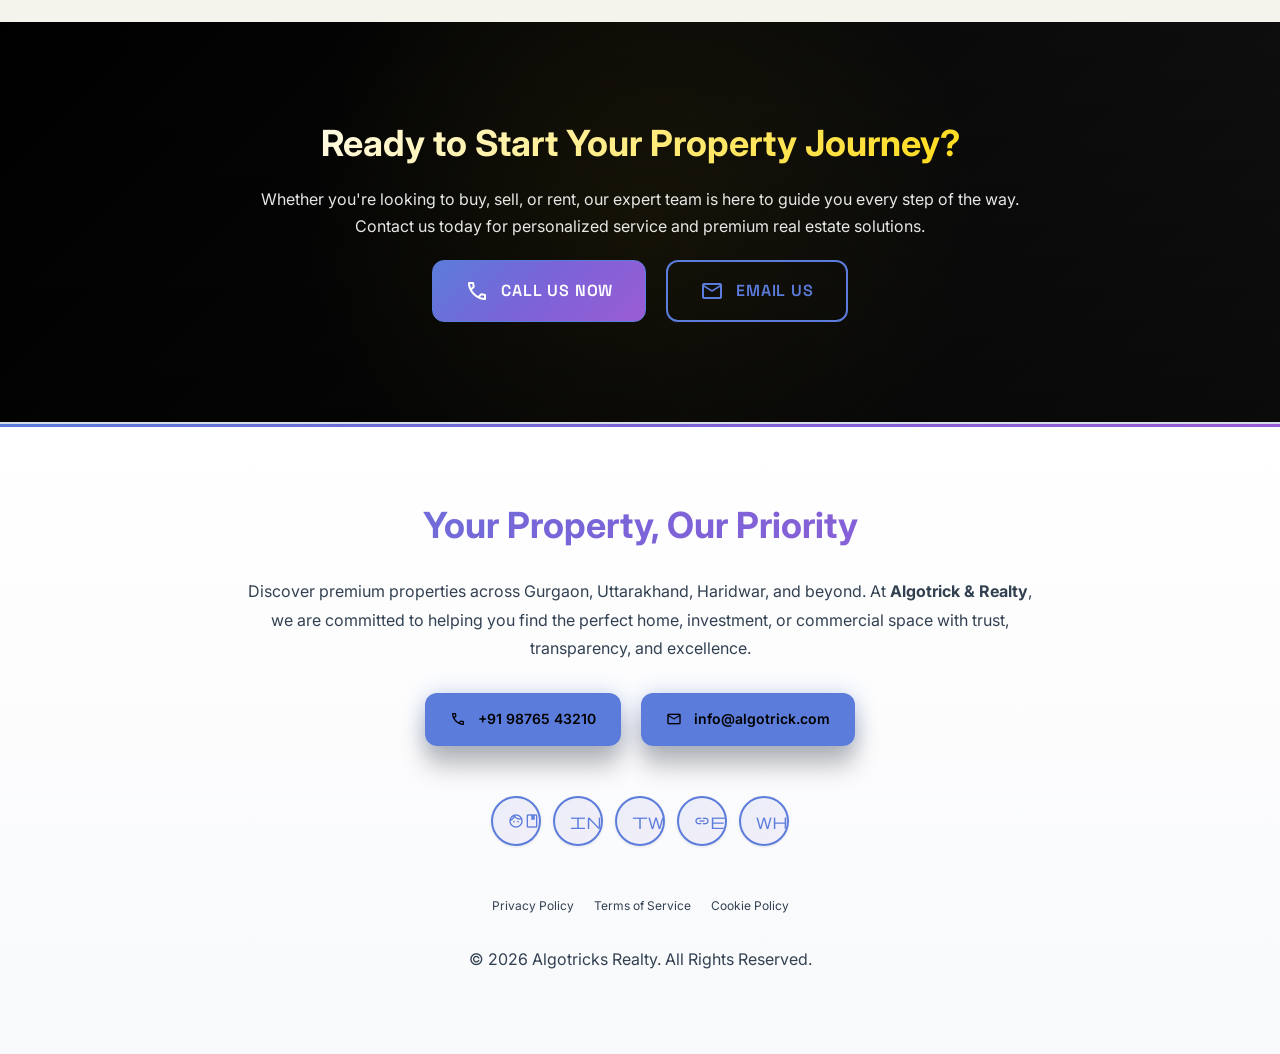
<file: property/real-estate/contact/index.html>
<!DOCTYPE html>
<html lang="en">
<head>
  <meta charset="UTF-8">
  <meta name="viewport" content="width=device-width, initial-scale=1.0">
  
  <!-- Primary Meta Tags -->
  <title>Contact Us | Algotrick Realty</title>
  <meta name="title" content="Contact Us | Algotrick Realty">
  <meta name="description" content="Get in touch with Algotrick Realty for premium property services. We're here to help you find and sell properties with ease and quickly.">
  
  <!-- Favicon -->
  <link rel="shortcut icon" href="../assets/images/favicon.svg" type="image/svg+xml">
  
  <!-- Google Fonts -->
  <link rel="preconnect" href="https://fonts.googleapis.com">
  <link rel="preconnect" href="https://fonts.gstatic.com" crossorigin>
  <link href="https://fonts.googleapis.com/css2?family=Inter:wght@300;400;500;600;700&family=Playfair+Display:wght@400;500;600;700;800;900&family=Space+Grotesk:wght@300;400;500;600;700&family=JetBrains+Mono:wght@300;400;500;600&display=swap" rel="stylesheet">
  
  <!-- Google Icons -->
  <link rel="stylesheet" href="https://fonts.googleapis.com/css2?family=Material+Symbols+Rounded:opsz,wght,FILL,GRAD@24,400,0..1,0" />
  
  <!-- AOS Animation -->
  <link href="https://unpkg.com/aos@2.3.1/dist/aos.css" rel="stylesheet">
  
  <!-- Custom CSS -->
  <link rel="stylesheet" href="style.css">
  
  <!-- Custom JS -->
  <script src="script.js" defer></script>
</head>
<body>
  <!-- Navigation -->
  <header class="about-header">
    <div class="nav-container">
      <a href="../index.html" class="logo">
        <img src="../assets/images/Algotrick & Realty l.png" alt="logo" class="logo-image">
      </a>
      <nav class="about-nav">
        <a href="../index.html">Home</a>
        <a href="../buy/index.html">Buy</a>
        <!-- <a href="../sell/index.html">Sell</a> -->
        <a href="#" class="active">Contact Us</a>
        <a href="../Gallery/index.html">Gallery</a>
        <a href="../About/index.html">About</a>
      </nav>
    </div>
  </header>

  <!-- Hero Section -->
  <section class="contact-hero" data-aos="fade-up">
    <div class="container">
      <div class="hero-content">
        <h1 class="hero-title" data-aos="fade-up">Get In Touch With Us</h1>
        <p class="hero-subtitle" data-aos="fade-up" data-aos-delay="200">
          We're here to help you find and sell properties بسهولة and quickly. 
          Our expert team is ready to assist you with all your real estate needs.
        </p>
        
        <div class="hero-stats" data-aos="fade-up" data-aos-delay="400">
          <div class="stat-item">
            <span class="stat-number">24/7</span>
            <span class="stat-label">Customer Support</span>
          </div>
          <div class="stat-item">
            <span class="stat-number">500+</span>
            <span class="stat-label">Happy Clients</span>
          </div>
          <div class="stat-item">
            <span class="stat-number">15+</span>
            <span class="stat-label">Years Experience</span>
          </div>
        </div>
      </div>
      
    </div>
  </section>

  <!-- Contact Info Section -->
  <section class="contact-info-section" data-aos="fade-up">
    <div class="container">
      <h2 class="section-title" data-aos="fade-up">Contact Information</h2>
      <div class="info-grid">
        <div class="info-card" data-aos="fade-up" data-aos-delay="100">
          <div class="info-icon">
            <span class="material-symbols-rounded">call</span>
          </div>
          <h3>Phone Number</h3>
          <p>Available 24/7 for your convenience</p>
          <a href="tel:+919876543210" class="info-link">
            +91 98765 43210
          </a>
        </div>
        
        <div class="info-card" data-aos="fade-up" data-aos-delay="200">
          <div class="info-icon">
            <span class="material-symbols-rounded">email</span>
          </div>
          <h3>Email Address</h3>
          <p>Quick response within 24 hours</p>
          <a href="mailto:info@algotrick.com" class="info-link">
            info@algotrick.com
          </a>
        </div>
        
        <div class="info-card" data-aos="fade-up" data-aos-delay="300">
          <div class="info-icon">
            <span class="material-symbols-rounded">location_on</span>
          </div>
          <h3>Office Address</h3>
          <p>Visit us during business hours</p>
          <a href="#" class="info-link">
            Gurugram, Haryana, India
          </a>
        </div>
      </div>
    </div>
  </section>

  <!-- Contact Form Section -->
  <section class="contact-form-section" data-aos="fade-up">
    <div class="container">
      <h2 class="section-title" data-aos="fade-up">Send Us a Message</h2>
      <p class="form-subtitle" data-aos="fade-up" data-aos-delay="100">
        Fill out the form below and our team will get back to you as soon as possible
      </p>
      
      <div class="contact-form-container" data-aos="fade-up" data-aos-delay="200">
        <form class="contact-form" id="contactForm" novalidate>
          <div class="form-row">
            <div class="form-group">
              <label for="name">
                <span class="material-symbols-rounded">person</span>
                Full Name
              </label>
              <div class="input-wrapper">
                <span class="material-symbols-rounded input-icon">person</span>
                <input type="text" id="name" name="name" placeholder="Enter your full name" required>
              </div>
              <span class="error-message" id="nameError"></span>
            </div>
            
            <div class="form-group">
              <label for="email">
                <span class="material-symbols-rounded">email</span>
                Email Address
              </label>
              <div class="input-wrapper">
                <span class="material-symbols-rounded input-icon">email</span>
                <input type="email" id="email" name="email" placeholder="Enter your email address" required>
              </div>
              <span class="error-message" id="emailError"></span>
            </div>
          </div>
          
          <div class="form-row">
            <div class="form-group">
              <label for="phone">
                <span class="material-symbols-rounded">call</span>
                Phone Number
              </label>
              <div class="input-wrapper">
                <span class="material-symbols-rounded input-icon">call</span>
                <input type="tel" id="phone" name="phone" placeholder="Enter your phone number" required>
              </div>
              <span class="error-message" id="phoneError"></span>
            </div>
            
            <div class="form-group">
              <label for="subject">
                <span class="material-symbols-rounded">subject</span>
                Subject
              </label>
              <div class="input-wrapper">
                <span class="material-symbols-rounded input-icon">subject</span>
                <select id="subject" name="subject">
                  <option value="">Select a subject</option>
                  <option value="buy">I want to buy a property</option>
                  <option value="rent">I want to rent a property</option>
                  <option value="investment">Property investment inquiry</option>
                  <option value="general">General inquiry</option>
                </select>
              </div>
              <span class="error-message" id="subjectError"></span>
            </div>
          </div>
          
          <div class="form-group">
            <label for="message">
              <span class="material-symbols-rounded">message</span>
              Message
            </label>
            <div class="input-wrapper">
              <span class="material-symbols-rounded input-icon">message</span>
              <textarea id="message" name="message" placeholder="Tell us about your requirements..." rows="5" required></textarea>
            </div>
            <span class="error-message" id="messageError"></span>
          </div>
          
          <div class="form-group">
            <label class="checkbox-label">
              <input type="checkbox" name="consent" required>
              <span class="checkmark"></span>
              I agree to receive communications from Algotrick Realty
            </label>
            <span class="error-message" id="consentError"></span>
          </div>
          
          <div class="form-actions">
            <button type="submit" class="btn btn-primary">
              <span class="material-symbols-rounded">send</span>
              <span class="btn-text">Send Message</span>
            </button>
            <button type="reset" class="btn btn-secondary">
              <span class="material-symbols-rounded">refresh</span>
              <span class="btn-text">Reset Form</span>
            </button>
          </div>
        </form>
      </div>
    </div>
  </section>

  <!-- Quick Contact Section -->
  <section class="quick-contact-section" data-aos="fade-up">
    <div class="container">
      <h2 class="section-title" data-aos="fade-up">Quick Contact Options</h2>
      <div class="quick-contact-grid">
        <div class="quick-contact-card" data-aos="fade-up" data-aos-delay="100">
          <div class="quick-icon">
            <span class="material-symbols-rounded">whatsapp</span>
          </div>
          <h3>WhatsApp Chat</h3>
          <p>Instant messaging for quick responses</p>
          <a href="https://wa.me/919876543210" class="quick-btn" target="_blank" rel="noopener noreferrer">
            <span class="material-symbols-rounded">chat</span>
            Chat Now
          </a>
        </div>
        
        <div class="quick-contact-card" data-aos="fade-up" data-aos-delay="200">
          <div class="quick-icon">
            <span class="material-symbols-rounded">schedule</span>
          </div>
          <h3>Schedule a Visit</h3>
          <p>Book a consultation with our experts</p>
          <a href="#" class="quick-btn">
            <span class="material-symbols-rounded">event</span>
            Book Appointment
          </a>
        </div>
        
        <div class="quick-contact-card" data-aos="fade-up" data-aos-delay="300">
          <div class="quick-icon">
            <span class="material-symbols-rounded">location_city</span>
          </div>
          <h3>Visit Our Office</h3>
          <p>Meet our team in person</p>
          <a href="#" class="quick-btn">
            <span class="material-symbols-rounded">directions</span>
            Get Directions
          </a>
        </div>
      </div>
    </div>
  </section>

  <!-- CTA Section -->
  <section class="contact-cta" data-aos="fade-up">
    <div class="container">
      <div class="cta-content">
        <h2 data-aos="fade-up">Ready to Start Your Property Journey?</h2>
        <p data-aos="fade-up" data-aos-delay="200">
          Whether you're looking to buy, sell, or rent, our expert team is here to guide you every step of the way. 
          Contact us today for personalized service and premium real estate solutions.
        </p>
        <div class="cta-buttons" data-aos="fade-up" data-aos-delay="400">
          <a href="tel:+919876543210" class="btn btn-primary">
            <span class="material-symbols-rounded">call</span>
            <span class="btn-text">Call Us Now</span>
          </a>
          <a href="mailto:info@algotrick.com" class="btn btn-secondary">
            <span class="material-symbols-rounded">email</span>
            <span class="btn-text">Email Us</span>
          </a>
        </div>
      </div>
    </div>
  </section>

  <!-- Footer -->
  <footer class="contact-footer">
    <div class="container">
      <h2 data-aos="fade-up">Your Property, Our Priority</h2>
      <p data-aos="fade-up" data-aos-delay="100">
        Discover premium properties across Gurgaon, Uttarakhand, Haridwar, and beyond. 
        At <strong>Algotrick & Realty</strong>, we are committed to helping you find 
        the perfect home, investment, or commercial space with trust, transparency, 
        and excellence.
      </p>
      <div class="footer-contact" data-aos="fade-up" data-aos-delay="200">
        <a href="tel:+919876543210" class="contact-btn">
          <span class="material-symbols-rounded">call</span>
          +91 98765 43210
        </a>
        <a href="mailto:info@algotrick.com" class="contact-btn">
          <span class="material-symbols-rounded">email</span>
          info@algotrick.com
        </a>
      </div>
      <ul class="footer-social" data-aos="fade-up" data-aos-delay="300">
        <li><a href="#" class="social-link"><span class="material-symbols-rounded">facebook</span></a></li>
        <li><a href="#" class="social-link"><span class="material-symbols-rounded">instagram</span></a></li>
        <li><a href="#" class="social-link"><span class="material-symbols-rounded">twitter</span></a></li>
        <li><a href="#" class="social-link"><span class="material-symbols-rounded">linkedin</span></a></li>
        <li><a href="https://wa.me/919876543210" class="social-link" target="_blank" rel="noopener noreferrer"><span class="material-symbols-rounded">whatsapp</span></a></li>
      </ul>
      <ul class="footer-links" data-aos="fade-up" data-aos-delay="400">
        <li><a href="#">Privacy Policy</a></li>
        <li><a href="#">Terms of Service</a></li>
        <li><a href="#">Cookie Policy</a></li>
      </ul>
      <p class="copyright" data-aos="fade-up" data-aos-delay="500">© 2026 Algotricks Realty. All Rights Reserved.</p>
    </div>
  </footer>

  <!-- AOS Initialization -->
  <script src="https://unpkg.com/aos@2.3.1/dist/aos.js"></script>
  <script>
    AOS.init({
      duration: 800,
      offset: 100,
      delay: 0,
      easing: 'ease-in-out',
      once: true,
      mirror: false,
    });
  </script>
</body>
</html>
</file>
<file: property/real-estate/assets/css/style.css>
/*-----------------------------------*\
  #CUSTOM PROPERTY
\*-----------------------------------*/

:root {
  
  /* Premium Light Theme Colors */
  --bg-primary: #ffffff;
  --bg-secondary: #f8f9fb;
  --bg-tertiary: #f1f3f8;
  --bg-quaternary: #e8ecf5;
  
  --text-primary: #0d1117;
  --text-secondary: #324152;
  --text-tertiary: #5a6b7a;
  --text-quaternary: #8a9aab;
  
  --border-color: #d5dce5;
  --border-hover: #c0cad8;
  
  /* Dark Theme Colors */
  --dark-bg-primary: #0b1220;
  --dark-bg-secondary: #0f172a;
  --dark-bg-tertiary: #111827;
  --dark-bg-quaternary: #1f2937;
  
  --dark-text-primary: #f8fafc;
  --dark-text-secondary: #e5e7eb;
  --dark-text-tertiary: #9ca3af;
  --dark-text-quaternary: #6b7280;
  
  --dark-border-color: #374151;
  --dark-border-hover: #4b5563;

  /* Premium Accent Colors - Blue/Purple Gradient */
  --primary-100: #5b7cda;
  --primary-90: #5a72c8;
  --primary-80: #5568b6;
  --primary-70: #4d5fa4;
  --primary-60: #455692;
  --primary-50: #3d4d80;
  --primary-40: #35446e;
  --primary-30: #2d3b5c;
  --primary-20: #25324a;
  --primary-10: #1d2938;
  
  --secondary-100: #10b981;
  --secondary-90: #059669;
  --secondary-80: #047857;
  --secondary-70: #065f46;
  --secondary-60: #064e3b;
  
  --accent-100: #ec8c63;
  --accent-90: #e37a52;
  --accent-80: #da6840;
  --accent-70: #d1562e;
  --accent-60: #c8441c;
  
  --error-100: #ef4444;
  --error-90: #dc2626;
  --error-80: #b91c1c;
  --error-70: #991b1b;
  --error-60: #7f1d1d;
  
  --success-100: #22c55e;
  --success-90: #16a34a;
  --success-80: #15803d;
  --success-70: #166534;
  --success-60: #14532d;

  /* Premium Gradients */
  --gradient-primary: linear-gradient(135deg, #5b7cda 0%, #7c63d8 50%, #9a5cd4 100%);
  --gradient-secondary: linear-gradient(135deg, #10b981 0%, #3b82f6 100%);
  --gradient-accent: linear-gradient(135deg, #ec8c63 0%, #d1562e 100%);
  --gradient-purple: linear-gradient(135deg, #8b5cf6 0%, #06b6d4 100%);
  --gradient-blue: linear-gradient(135deg, #3b82f6 0%, #1e40af 100%);
  --gradient-subtle: linear-gradient(135deg, rgba(91, 124, 218, 0.08) 0%, rgba(156, 92, 212, 0.08) 100%);
  --gradient-mesh: linear-gradient(135deg, rgba(91, 124, 218, 0.05) 0%, rgba(124, 99, 216, 0.05) 50%, rgba(154, 92, 212, 0.05) 100%);
  
  /* Premium Shadows */
  --shadow-1: 0 1px 3px rgba(91, 124, 218, 0.08);
  --shadow-2: 0 4px 8px rgba(91, 124, 218, 0.12);
  --shadow-3: 0 10px 20px rgba(91, 124, 218, 0.15);
  --shadow-4: 0 20px 35px rgba(91, 124, 218, 0.2);
  --shadow-5: 0 25px 50px rgba(91, 124, 218, 0.25);
  --shadow-6: 0 35px 70px rgba(91, 124, 218, 0.3);
  --shadow-glow: 0 0 30px rgba(91, 124, 218, 0.15);
  --shadow-elevated: 0 12px 30px rgba(91, 124, 218, 0.18);
  
  /* Dark Shadows */
  --dark-shadow-1: 0 1px 3px rgba(0, 0, 0, 0.3);
  --dark-shadow-2: 0 4px 6px rgba(0, 0, 0, 0.35);
  --dark-shadow-3: 0 10px 15px rgba(0, 0, 0, 0.4);
  --dark-shadow-4: 0 20px 25px rgba(0, 0, 0, 0.45);
  --dark-shadow-5: 0 25px 50px rgba(0, 0, 0, 0.55);
  --dark-shadow-6: 0 35px 60px rgba(0, 0, 0, 0.65);

  /* Typography */
  --font-primary: 'Inter', -apple-system, BlinkMacSystemFont, 'Segoe UI', Roboto, sans-serif;
  --font-secondary: 'Space Grotesk', -apple-system, BlinkMacSystemFont, 'Segoe UI', Roboto, sans-serif;
  --font-display: 'Playfair Display', Georgia, serif;
  --font-mono: 'JetBrains Mono', 'Fira Code', 'Consolas', monospace;

  /* Spacing */
  --space-1: 4px;
  --space-2: 8px;
  --space-3: 12px;
  --space-4: 16px;
  --space-5: 20px;
  --space-6: 24px;
  --space-7: 32px;
  --space-8: 40px;
  --space-9: 48px;
  --space-10: 64px;
  --space-11: 80px;
  --space-12: 96px;
  --space-13: 128px;
  --space-14: 160px;

  /* Border Radius */
  --radius-sm: 6px;
  --radius-md: 12px;
  --radius-lg: 16px;
  --radius-xl: 20px;
  --radius-2xl: 24px;
  --radius-3xl: 32px;
  --radius-full: 9999px;

  /* Transitions */
  --transition-fast: 0.15s ease;
  --transition-normal: 0.3s ease;
  --transition-slow: 0.5s ease;
  --transition-bounce: 0.4s cubic-bezier(0.175, 0.885, 0.32, 1.275);
  --transition-smooth: 0.4s cubic-bezier(0.4, 0, 0.2, 1);

  /* Animations */
  --animation-duration-fast: 0.2s;
  --animation-duration-normal: 0.4s;
  --animation-duration-slow: 0.8s;
}

/* Dark Theme Variables */
[data-theme="dark"] {
  --bg-primary: #0b1220;
  --bg-secondary: #0f172a;
  --bg-tertiary: #111827;
  --bg-quaternary: #1f2937;
  
  --text-primary: #f8fafc;
  --text-secondary: #e5e7eb;
  --text-tertiary: #9ca3af;
  --text-quaternary: #6b7280;
  
  --border-color: #374151;
  --border-hover: #4b5563;
}

/*-----------------------------------*\
  #RESET
\*-----------------------------------*/

* { box-sizing: border-box; }

html {
  font-size: 62.5%;
  scroll-behavior: smooth;
}

body {
  margin: 0;
  font-family: var(--font-primary);
  background-color: var(--bg-primary);
  color: var(--text-primary);
  line-height: 1.6;
  overflow-x: hidden;
}

/*-----------------------------------*\
  #TYPOGRAPHY
\*-----------------------------------*/

/* Font Sizes */
.headline-large {
  font-size: 4.8rem;
  line-height: 1.1;
  font-weight: 800;
  letter-spacing: -0.5px;
  font-family: var(--font-display);
}

.headline-medium {
  font-size: 3.6rem;
  line-height: 1.2;
  font-weight: 700;
  letter-spacing: -0.3px;
  font-family: var(--font-display);
}
      
.headline-small {
  font-size: 2.8rem;
  line-height: 1.3;
  font-weight: 700;
  letter-spacing: -0.2px;
  font-family: var(--font-display);
}

.title-large {
  font-size: 2.4rem;
  line-height: 1.3;
  font-weight: 700;
  font-family: var(--font-secondary);
}

.title-medium {
  font-size: 2rem;
  line-height: 1.4;
  font-weight: 600;
  font-family: var(--font-secondary);
}

.title-small {
  font-size: 1.6rem;
  line-height: 1.5;
  font-weight: 600;
  font-family: var(--font-secondary);
}

.body-large {
  font-size: 1.8rem;
  line-height: 1.6;
  font-weight: 400;
  font-family: var(--font-primary);
}

.body-medium {
  font-size: 1.6rem;
  line-height: 1.6;
  font-weight: 400;
  font-family: var(--font-primary);
}

.body-small {
  font-size: 1.4rem;
  line-height: 1.5;
  font-weight: 400;
  font-family: var(--font-primary);
}

.label-large {
  font-size: 1.4rem;
  line-height: 1.4;
  font-weight: 600;
  letter-spacing: 0.08em;
  text-transform: uppercase;
  font-family: var(--font-secondary);
}

.label-medium {
  font-size: 1.2rem;
  line-height: 1.4;
  font-weight: 600;
  letter-spacing: 0.08em;
  text-transform: uppercase;
  font-family: var(--font-secondary);
}

.label-small {
  font-size: 1rem;
  line-height: 1.4;
  font-weight: 600;
  letter-spacing: 0.08em;
  text-transform: uppercase;
  font-family: var(--font-secondary);
}

/*-----------------------------------*\
  #REUSED STYLE
\*-----------------------------------*/

/* Ensure all images are responsive */
img {
  max-width: 100%;
  height: auto;
}

.material-symbols-rounded {
  display: inline-block;
  width: 1em;
  height: 1em;
  font-variation-settings: 
    'FILL' 0,
    'wght' 400,
    'GRAD' 0,
    'opsz' 24;
  transition: all var(--transition-normal);
}

.container {
  max-width: 1200px;
  margin: 0 auto;
  padding: 0 var(--space-4);
}

.section {
  padding: var(--space-9) 0;
  position: relative;
}

.section-title {
  position: relative;
  display: inline-block;
}

.section-title::after {
  content: '';
  position: absolute;
  bottom: -8px;
  left: 0;
  width: 60px;
  height: 4px;
  background: var(--gradient-primary);
  border-radius: var(--radius-full);
  transform: scaleX(0);
  transform-origin: left;
  transition: transform var(--transition-normal);
}

.section-title.active::after {
  transform: scaleX(1);
}

.section-subtitle {
  display: inline-block;
  padding: var(--space-2) var(--space-4);
  background: linear-gradient(135deg, var(--primary-100), var(--secondary-100));
  color: white;
  border-radius: var(--radius-full);
  font-weight: 600;
  letter-spacing: 1px;
  box-shadow: var(--shadow-3);
  position: relative;
  overflow: hidden;
}

.section-subtitle::before {
  content: '';
  position: absolute;
  top: 0;
  left: -100%;
  width: 100%;
  height: 100%;
  background: rgba(255, 255, 255, 0.2);
  transform: skewX(-30deg);
  transition: left var(--transition-normal);
}

.section-subtitle:hover::before {
  left: 100%;
}

.img-holder {
  aspect-ratio: var(--width) / var(--height);
  background-color: var(--bg-tertiary);
  overflow: hidden;
  border-radius: var(--radius-lg);
}

.img-cover {
  width: 100%;
  height: 100%;
  object-fit: cover;
  transition: transform var(--transition-normal);
}

.img-cover:hover {
  transform: scale(1.05);
}

/*-----------------------------------*\
  #BUTTONS
\*-----------------------------------*/

.btn {
  display: inline-flex;
  align-items: center;
  justify-content: center;
  gap: var(--space-3);
  padding: var(--space-4) var(--space-6);
  border-radius: var(--radius-lg);
  font-weight: 600;
  text-decoration: none;
  border: none;
  cursor: pointer;
  position: relative;
  overflow: hidden;
  transition: all var(--transition-normal);
  box-shadow: var(--shadow-2);
  font-family: var(--font-secondary);
  text-transform: uppercase;
  letter-spacing: 0.05em;
}

.btn-primary {
  background: var(--gradient-primary);
  color: white;
  box-shadow: var(--shadow-3);
}

.btn-primary::before {
  content: '';
  position: absolute;
  top: 0;
  left: -100%;
  width: 100%;
  height: 100%;
  background: rgba(255, 255, 255, 0.2);
  transition: left var(--transition-normal);
}

.btn-primary:hover {
  transform: translateY(-3px) translateX(0);
  box-shadow: var(--shadow-glow);
  filter: brightness(1.1);
}

.btn-primary:hover::before {
  left: 100%;
}

.btn-secondary {
  background: rgba(91, 124, 218, 0.1);
  color: var(--primary-100);
  border: 2px solid var(--primary-100);
  box-shadow: var(--shadow-1);
}

.btn-secondary:hover {
  background: rgba(91, 124, 218, 0.15);
  transform: translateY(-3px);
  box-shadow: var(--shadow-3);
}

.btn-tertiary {
  background: transparent;
  color: var(--primary-100);
  border: 2px solid rgba(91, 124, 218, 0.3);
}

.btn-tertiary:hover {
  border-color: var(--primary-100);
  background: rgba(91, 124, 218, 0.08);
}

/*-----------------------------------*\
  #PREMIUM CARDS & COMPONENTS
\*-----------------------------------*/

.card {
  background: linear-gradient(135deg, rgba(255, 255, 255, 0.95) 0%, rgba(248, 249, 251, 0.85) 100%);
  border: 1px solid var(--border-color);
  border-radius: var(--radius-lg);
  padding: var(--space-6);
  transition: all var(--transition-normal);
  box-shadow: var(--shadow-1);
  backdrop-filter: blur(10px);
}

.card:hover {
  transform: translateY(-8px);
  box-shadow: var(--shadow-glow);
  border-color: var(--primary-100);
  background: linear-gradient(135deg, rgba(255, 255, 255, 1) 0%, rgba(248, 249, 251, 0.95) 100%);
}

.card-premium {
  background: var(--gradient-subtle);
  border: 2px solid var(--border-color);
  position: relative;
  overflow: hidden;
}

.card-premium::before {
  content: '';
  position: absolute;
  top: -50%;
  right: -50%;
  width: 200%;
  height: 200%;
  background: radial-gradient(circle, rgba(255, 255, 255, 0.8) 0%, transparent 70%);
  opacity: 0;
  transition: opacity var(--transition-slow);
}

.card-premium:hover::before {
  opacity: 1;
}

.gradient-text {
  background: var(--gradient-primary);
  -webkit-background-clip: text;
  -webkit-text-fill-color: transparent;
  background-clip: text;
  animation: subtle-glow 3s ease-in-out infinite;
}

@keyframes subtle-glow {
  0%, 100% { filter: drop-shadow(0 0 0 rgba(91, 124, 218, 0)); }
  50% { filter: drop-shadow(0 0 8px rgba(91, 124, 218, 0.4)); }
}

/* Glass Morphism Elements */
.glass-effect {
  background: linear-gradient(135deg, rgba(255, 255, 255, 0.7) 0%, rgba(248, 249, 251, 0.5) 100%);
  backdrop-filter: blur(20px);
  border: 1px solid rgba(255, 255, 255, 0.8);
  box-shadow: var(--shadow-2);
}

/* Floating Animation */
@keyframes float {
  0%, 100% { transform: translateY(0px); }
  50% { transform: translateY(-10px); }
}

@keyframes shimmer {
  0%, 100% { opacity: 1; }
  50% { opacity: 0.8; }
}

@keyframes glow {
  0%, 100% { box-shadow: var(--shadow-2); }
  50% { box-shadow: var(--shadow-glow); }
}

@keyframes slideInRight {
  from {
    opacity: 0;
    transform: translateX(50px);
  }
  to {
    opacity: 1;
    transform: translateX(0);
  }
}

@keyframes slideInLeft {
  from {
    opacity: 0;
    transform: translateX(-50px);
  }
  to {
    opacity: 1;
    transform: translateX(0);
  }
}

.float-animation {
  animation: float 3s ease-in-out infinite;
}

.shimmer-animation {
  animation: shimmer 2s ease-in-out infinite;
}

.glow-animation {
  animation: glow 3s ease-in-out infinite;
}

.btn::before {
  content: '';
  position: absolute;
  top: 0;
  left: -100%;
  width: 100%;
  height: 100%;
  background: linear-gradient(90deg, transparent, rgba(255, 255, 255, 0.2), transparent);
  transition: left var(--transition-bounce);
}

.btn:hover::before {
  left: 100%;
}

.btn-fill {
  background: var(--gradient-primary);
  color: white;
  box-shadow: var(--shadow-3);
}

.btn-fill:hover {
  transform: translateY(-2px);
  box-shadow: var(--shadow-4);
  filter: brightness(1.1);
}

.btn-fill:active {
  transform: translateY(0);
  box-shadow: var(--shadow-2);
}

.btn-outline {
  background: transparent;
  color: var(--primary-100);
  border: 2px solid var(--primary-100);
  box-shadow: none;
}

.btn-outline:hover {
  background: var(--primary-100);
  color: white;
  transform: translateY(-2px);
  box-shadow: var(--shadow-3);
}

.btn-outline:active {
  transform: translateY(0);
}

.btn-ghost {
  background: transparent;
  color: var(--text-primary);
  border: 1px solid var(--border-color);
  box-shadow: none;
}

.btn-ghost:hover {
  background: var(--bg-secondary);
  border-color: var(--border-hover);
  transform: translateY(-1px);
}

.btn-accent {
  background: var(--gradient-accent);
  color: white;
  box-shadow: var(--shadow-3);
}

.btn-accent:hover {
  transform: translateY(-2px);
  box-shadow: var(--shadow-4);
  filter: brightness(1.1);
}

.btn-secondary {
  background: var(--gradient-secondary);
  color: white;
  box-shadow: var(--shadow-3);
}

.btn-secondary:hover {
  transform: translateY(-2px);
  box-shadow: var(--shadow-4);
  filter: brightness(1.1);
}

/* Button Sizes */
.btn-lg {
  padding: var(--space-5) var(--space-8);
  font-size: 1.6rem;
}

.btn-md {
  padding: var(--space-4) var(--space-6);
  font-size: 1.4rem;
}

.btn-sm {
  padding: var(--space-3) var(--space-5);
  font-size: 1.2rem;
}

/*-----------------------------------*\
  #ICONS & UTILITIES
\*-----------------------------------*/

.icon-btn {
  width: 48px;
  height: 48px;
  display: grid;
  place-items: center;
  background: var(--bg-secondary);
  color: var(--text-primary);
  border-radius: var(--radius-md);
  border: 1px solid var(--border-color);
  transition: all var(--transition-normal);
  cursor: pointer;
}

.icon-btn:hover {
  background: var(--primary-100);
  color: white;
  transform: translateY(-2px);
  box-shadow: var(--shadow-3);
}

.icon-btn:active {
  transform: translateY(0);
}

.badge {
  display: inline-flex;
  align-items: center;
  gap: var(--space-2);
  padding: var(--space-2) var(--space-4);
  background: var(--gradient-secondary);
  color: white;
  border-radius: var(--radius-full);
  font-weight: 600;
  font-size: 1.2rem;
  box-shadow: var(--shadow-2);
  position: relative;
  overflow: hidden;
}

.badge::before {
  content: '';
  position: absolute;
  top: 0;
  left: -100%;
  width: 100%;
  height: 100%;
  background: linear-gradient(90deg, transparent, rgba(255, 255, 255, 0.3), transparent);
  transition: left var(--transition-bounce);
}

.badge:hover::before {
  left: 100%;
}

/*-----------------------------------*\
  #HEADER
\*-----------------------------------*/

.header {
  position: sticky;
  top: 0;
  left: 0;
  width: 100%;
  z-index: 1000;
  background: linear-gradient(
    135deg,
    rgba(15, 23, 42, 0.95),
    rgba(30, 41, 59, 0.9),
    rgba(51, 65, 85, 0.85)
  );
  backdrop-filter: blur(10px);
  border-bottom: 1px solid rgba(0, 0, 0, 0.1);
  transition: all var(--transition-normal);
  height: 80px;
  padding: 0;
  margin: 0;
  box-sizing: border-box;
  box-shadow: 0 4px 12px rgba(0, 0, 0, 0.15);
}

[data-theme="dark"] .header {
  background: linear-gradient(
    135deg,
    rgba(15, 23, 42, 0.95),
    rgba(30, 41, 59, 0.9),
    rgba(51, 65, 85, 0.85)
  );
  box-shadow: 0 4px 12px rgba(0, 0, 0, 0.15);
}

.header.scrolled {
  background: linear-gradient(
    135deg,
    rgba(15, 23, 42, 0.95),
    rgba(30, 41, 59, 0.9),
    rgba(51, 65, 85, 0.85)
  );
  backdrop-filter: blur(10px);
  border: none;
  box-shadow: 0 4px 12px rgba(0, 0, 0, 0.15);
  height: 80px;
}

[data-theme="dark"] .header.scrolled {
  background: linear-gradient(
    135deg,
    rgba(15, 23, 42, 0.95),
    rgba(30, 41, 59, 0.9),
    rgba(51, 65, 85, 0.85)
  );
  box-shadow: 0 4px 12px rgba(0, 0, 0, 0.15);
}

.header .container {
  height: 80px;
  display: flex;
  align-items: center;
  justify-content: space-between;
  position: relative;
  padding: 0 40px;
}

.logo {
  display: flex;
  align-items: center;
  gap: 16px;
  text-decoration: none;
  transition: all var(--transition-normal);
  position: relative;
  z-index: 10;
  /* background: rgba(255, 255, 255, 0.08); */
  padding: 6px 12px;
  border-radius: 10px;
}

.logo:hover {
  background: rgba(255, 255, 255, 0.12);
}

.logo-image {
  height: px;
  width: auto;
  object-fit: contain;
  transition: all var(--transition-normal);
  filter: drop-shadow(0 2px 8px rgba(6, 6, 6, 0.4));
}
/* 
.logo:hover .logo-image {
  filter: drop-shadow(0 3px 12px rgba(0, 0, 0, 0.4));
} */

/* Responsive logo sizing */
@media (max-width: 767px) {
  .logo-image {
    height: 50px;
  }
}

@media (max-width: 480px) {
  .logo-image {
    max-width: 160px;
  }
}

.logo-icon {
  width: 60px;
  height: 60px;
  background: linear-gradient(135deg, #ffffff, #f3f4f6);
  border-radius: var(--radius-lg);
  display: grid;
  place-items: center;
  color: #667eea;
  font-size: 2.4rem;
  box-shadow: var(--shadow-4);
  position: relative;
  overflow: hidden;
  border: 2px solid rgba(255, 255, 255, 0.3);
}

.logo-icon::before {
  content: '';
  position: absolute;
  top: -50%;
  left: -50%;
  width: 200%;
  height: 200%;
  background: radial-gradient(circle, rgba(255, 255, 255, 0.3) 0%, transparent 70%);
  animation: rotate 20s linear infinite;
  pointer-events: none;
}

@keyframes rotate {
  from { transform: rotate(0deg); }
  to { transform: rotate(360deg); }
}

.logo-text {
  font-size: 2.4rem;
  font-weight: 800;
  letter-spacing: -1px;
  color: white;
  position: relative;
  text-shadow: 0 2px 4px rgba(0, 0, 0, 0.3);
}

.logo-text::after {
  content: '';
  position: absolute;
  bottom: -2px;
  left: 0;
  width: 0;
  height: 2px;
  background: rgba(255, 255, 255, 0.5);
  transition: width var(--transition-normal);
}

.logo:hover .logo-text::after {
  width: 100%;
}

/* Beautiful Hamburger Menu */
.hamburger-menu-container {
  position: absolute;
  top: 20px;
  right: 20px;
  z-index: 1002;
  perspective: 1000px;
}

.hamburger-menu-btn {
  background: rgba(255, 255, 255, 0.1);
  border: 1px solid rgba(255, 255, 255, 0.3);
  color: white;
  padding: var(--space-4) var(--space-6);
  border-radius: var(--radius-full);
  cursor: pointer;
  transition: all var(--transition-normal);
  backdrop-filter: blur(10px);
  display: flex;
  align-items: center;
  gap: var(--space-3);
  box-shadow: var(--shadow-3);
  font-weight: 600;
  font-size: 1.2rem;
}

[data-theme="dark"] .hamburger-menu-btn {
  background: rgba(255, 255, 255, 0.05);
  border-color: rgba(255, 255, 255, 0.2);
}

.hamburger-menu-btn:hover {
  background: rgba(255, 255, 255, 0.2);
  transform: translateY(-2px);
  box-shadow: var(--shadow-4);
  border-color: rgba(255, 255, 255, 0.5);
}

.hamburger-menu-btn.active {
  background: rgba(255, 255, 255, 0.3);
  border-color: rgba(255, 255, 255, 0.6);
}

.hamburger-lines {
  display: flex;
  flex-direction: column;
  gap: var(--space-2);
  transition: all var(--transition-normal);
}

.hamburger-menu-btn.active .hamburger-lines {
  transform: rotate(90deg);
}

.line {
  width: 24px;
  height: 3px;
  background: white;
  border-radius: 2px;
  transition: all var(--transition-normal);
  transform-origin: center;
}

.hamburger-menu-btn.active .line-1 {
  transform: rotate(45deg) translate(5px, -5px);
}

.hamburger-menu-btn.active .line-2 {
  opacity: 0;
  transform: scale(0);
}

.hamburger-menu-btn.active .line-3 {
  transform: rotate(-45deg) translate(7px, 6px);
}

.menu-text {
  font-size: 1.1rem;
  letter-spacing: 0.5px;
  transition: all var(--transition-normal);
}

.hamburger-menu-btn.active .menu-text {
  opacity: 0;
  transform: translateX(10px);
}

/* Beautiful Dropdown Menu */
.hamburger-dropdown {
  position: absolute;
  top: 100%;
  right: 0;
  margin-top: var(--space-3);
  background: rgba(255, 255, 255, 0.95);
  backdrop-filter: blur(20px);
  border-radius: var(--radius-xl);
  padding: var(--space-6);
  box-shadow: var(--shadow-5);
  border: 1px solid rgba(255, 255, 255, 0.3);
  transform-origin: top right;
  transform: scale(0.95);
  opacity: 0;
  visibility: hidden;
  transition: all var(--transition-bounce);
  min-width: 280px;
  z-index: 1001;
}

[data-theme="dark"] .hamburger-dropdown {
  background: rgba(15, 23, 42, 0.95);
  border-color: rgba(255, 255, 255, 0.1);
  box-shadow: var(--dark-shadow-5);
}

.hamburger-dropdown.active {
  transform: scale(1);
  opacity: 1;
  visibility: visible;
}

.hamburger-list {
  list-style: none;
  margin: 0;
  padding: 0;
  display: flex;
  flex-direction: column;
  gap: var(--space-2);
}

.hamburger-item {
  position: relative;
  overflow: hidden;
}

.hamburger-link {
  display: flex;
  align-items: center;
  gap: var(--space-4);
  padding: var(--space-4) var(--space-5);
  color: var(--text-primary);
  text-decoration: none;
  border-radius: var(--radius-lg);
  font-weight: 600;
  font-size: 1.4rem;
  transition: all var(--transition-normal);
  position: relative;
  z-index: 2;
}

.hamburger-link:hover {
  background: linear-gradient(135deg, #667eea 0%, #764ba2 100%);
  color: white;
  transform: translateX(8px);
  box-shadow: var(--shadow-3);
}

.hamburger-link::before {
  content: '';
  position: absolute;
  top: 0;
  left: 0;
  width: 4px;
  height: 100%;
  background: linear-gradient(135deg, #667eea 0%, #764ba2 100%);
  transform: scaleY(0);
  transform-origin: top;
  transition: transform var(--transition-normal);
  z-index: 1;
}

.hamburger-link:hover::before {
  transform: scaleY(1);
}

.hamburger-icon {
  font-size: 1.6rem;
  width: 32px;
  height: 32px;
  display: grid;
  place-items: center;
  background: rgba(102, 126, 234, 0.1);
  border-radius: var(--radius-md);
  transition: all var(--transition-normal);
}

.hamburger-link:hover .hamburger-icon {
  background: rgba(255, 255, 255, 0.2);
  transform: scale(1.1) rotate(360deg);
}

.hamburger-label {
  position: relative;
  z-index: 2;
}

/* Hover-triggered dropdown */
.hamburger-menu-container:hover .hamburger-dropdown {
  transform: scale(1);
  opacity: 1;
  visibility: visible;
}

.hamburger-menu-container:hover .hamburger-menu-btn {
  background: rgba(255, 255, 255, 0.2);
}

/* Theme Toggle - moved to left side */
.theme-toggle-container {
  position: absolute;
  top: 20px;
  left: 20px;
  z-index: 1001;
  opacity: 1;
  visibility: visible;
  transition: all var(--transition-normal);
}

.theme-toggle {
  background: rgba(255, 255, 255, 0.1);
  border: 1px solid rgba(255, 255, 255, 0.3);
  color: white;
  padding: var(--space-3) var(--space-5);
  border-radius: var(--radius-full);
  cursor: pointer;
  transition: all var(--transition-normal);
  backdrop-filter: blur(10px);
  display: flex;
  align-items: center;
  gap: var(--space-3);
  font-weight: 600;
  font-size: 1.1rem;
  box-shadow: var(--shadow-3);
}

[data-theme="dark"] .theme-toggle {
  background: rgba(255, 255, 255, 0.05);
  border-color: rgba(255, 255, 255, 0.2);
}

.theme-toggle:hover {
  background: rgba(255, 255, 255, 0.2);
  transform: translateY(-2px);
  box-shadow: var(--shadow-4);
  border-color: rgba(255, 255, 255, 0.5);
}

.theme-toggle .material-symbols-rounded {
  font-size: 1.6rem;
  transition: transform var(--transition-normal);
}

.theme-toggle:hover .material-symbols-rounded {
  transform: rotate(15deg);
}

/* Remove old navbar styles */
.navbar {
  height: 100px; /* Set navbar height to 100px */
  /* existing styles */
}

.navbar-list {
  display: none;
}

.navbar-link {
  display: none;
}

.navbar-actions {
  display: none;
}

.theme-toggle-container {
  position: fixed;
  top: 20px;
  right: 20px;
  z-index: 1001;
  opacity: 0;
  visibility: hidden;
  transition: all var(--transition-normal);
}

.header.scrolled .theme-toggle-container {
  opacity: 1;
  visibility: visible;
}

.theme-toggle {
  display: flex;
  align-items: center;
  gap: var(--space-3);
  padding: var(--space-3) var(--space-5);
  background: var(--bg-primary);
  color: var(--text-primary);
  border: 1px solid var(--border-color);
  border-radius: var(--radius-full);
  cursor: pointer;
  transition: all var(--transition-normal);
  box-shadow: var(--shadow-2);
  font-weight: 600;
  font-size: 1.2rem;
}

.theme-toggle:hover {
  transform: translateY(-2px);
  box-shadow: var(--shadow-3);
  border-color: var(--primary-100);
  color: var(--primary-100);
}

.theme-toggle .material-symbols-rounded {
  font-size: 1.6rem;
  transition: transform var(--transition-normal);
}

.theme-toggle:hover .material-symbols-rounded {
  transform: rotate(15deg);
}

/* Mobile Navigation */
.nav-toggle-btn {
  display: none;
  background: none;
  border: none;
  color: var(--text-primary);
  font-size: 2.4rem;
  cursor: pointer;
  transition: all var(--transition-normal);
  z-index: 1002;
}

.navbar-mobile {
  position: fixed;
  top: 0;
  left: -100%;
  width: 300px;
  height: 100vh;
  background: var(--bg-primary);
  border-right: 1px solid var(--border-color);
  box-shadow: var(--shadow-4);
  padding: var(--space-8);
  display: flex;
  flex-direction: column;
  gap: var(--space-6);
  transition: left var(--transition-bounce);
  z-index: 1001;
}

.navbar-mobile.active {
  left: 0;
}

.navbar-mobile .logo {
  margin-bottom: var(--space-8);
}

.navbar-mobile-list {
  display: flex;
  flex-direction: column;
  gap: var(--space-3);
}

.navbar-mobile-link {
  color: var(--text-primary);
  text-decoration: none;
  padding: var(--space-4);
  border-radius: var(--radius-md);
  font-weight: 600;
  font-size: 1.6rem;
  transition: all var(--transition-normal);
  border-left: 3px solid transparent;
}

.navbar-mobile-link:hover {
  background: transparent;
  color: var(--primary-100);
  border-left-color: var(--primary-100);
}

.navbar-mobile-link.active {
  background: transparent;
  color: var(--primary-100);
  border-left-color: var(--primary-100);
}

/*-----------------------------------*\
  #HERO
\*-----------------------------------*/

.hero {
  min-height: 92vh;
  position: relative;
  overflow: hidden;
  display: flex;
  align-items: center;
  justify-content: center;
  background-image: url("../images/premium_photo-unsplash.avif");
  /* background-image: url(../images/Hero-bg2.jpg); */
  background-size: cover;
  background-position: center;
  background-repeat: no-repeat;
  background-attachment: fixed;
  color: white;
  padding: var(--space-11) 0;
  transition: all 0.6s cubic-bezier(0.4, 0, 0.2, 1);
  transform: translateY(0);
  opacity: 1;
  z-index: 1;
}

/* Enhanced hero background with dark overlay for readability */
.hero::before {
  content: '';
  position: absolute;
  top: 0;
  left: 0;
  right: 0;
  bottom: 0;
  background: rgba(0, 0, 0, 0.35);
  pointer-events: none;
  z-index: 0;
}

/* Soft overlay for elegant gradient fade */
.hero::after {
  content: '';
  position: absolute;
  top: 0;
  left: 0;
  right: 0;
  bottom: 0;
  background: linear-gradient(180deg, 
    rgba(0, 0, 0, 0.2) 0%, 
    rgba(0, 0, 0, 0.1) 50%, 
    rgba(0, 0, 0, 0.15) 100%);
  pointer-events: none;
  transform: translateZ(0);
  will-change: transform;
  mix-blend-mode: overlay;
}

/* Enhanced hero content with pinkish glow */
.hero-content {
  position: relative;
  z-index: 2;
  transform: translateY(0);
  transition: transform 0.8s cubic-bezier(0.4, 0, 0.2, 1);
  text-shadow: 0 4px 20px rgba(0, 0, 0, 0.3);
}

/* Hero banner container - Animated stats section */
.hero-banner-container {
  position: relative;
  display: flex;
  justify-content: center;
  align-items: center;
  width: 100%;
  margin-top: 50px;
  padding: 36px 0;
  transform: translateY(0);
  transition: transform 1s cubic-bezier(0.4, 0, 0.2, 1);
}

/* Hide the image */
.hero-banner {
  display: none;
}

/* Floating animated background elements */
.hero-banner-container::before {
  content: '';
  position: absolute;
  top: -50%;
  left: -50%;
  right: -50%;
  bottom: -50%;
  background: radial-gradient(circle at 30% 70%, 
    rgba(102, 126, 234, 0.08) 0%, 
    rgba(118, 75, 162, 0.04) 40%, 
    transparent 70%);
  pointer-events: none;
  animation: floatBackground 20s ease-in-out infinite;
  z-index: 0;
}

@keyframes floatBackground {
  0%, 100% { transform: translateY(0) scale(1); }
  50% { transform: translateY(-20px) scale(1.05); }
}

/* Animated overlay */
.hero-overlay {
  position: relative;
  z-index: 2;
  width: 100%;

}

/* Enhanced hero stats with premium styling */
.hero-stats {
  display: grid;
  grid-template-columns: repeat(auto-fit, minmax(200px, 1fr));
  gap: 30px;
  max-width: 1200px;
  margin: 0 auto;
  padding: 0 20px;
  transform: translateY(0);
  transition: transform 0.9s cubic-bezier(0.4, 0, 0.2, 1);

}

.stat-item {
  position: relative;
  background: linear-gradient(135deg, 
    rgba(255, 255, 255, 0.15) 0%, 
    rgba(255, 255, 255, 0.08) 100%);
  backdrop-filter: blur(20px);
  border: 1px solid rgba(255, 255, 255, 0.3);
  border-radius: 16px;
  padding: 28px 22px;
  text-align: center;
  transition: all 0.4s cubic-bezier(0.34, 1.56, 0.64, 1);
  overflow: hidden;
  box-shadow: 0 8px 32px rgba(0, 0, 0, 0.1);
}

/* Animated gradient background on hover */
.stat-item::before {
  content: '';
  position: absolute;
  top: 0;
  left: 0;
  right: 0;
  bottom: 0;
  background: linear-gradient(135deg, 
    rgba(102, 126, 234, 0.2) 0%, 
    rgba(118, 75, 162, 0.1) 100%);
  opacity: 0;
  transition: opacity 0.4s ease;
  z-index: -1;
}

.stat-item:hover::before {
  opacity: 1;
}

.stat-item:hover {
  background: linear-gradient(135deg, 
    rgba(255, 255, 255, 0.25) 0%, 
    rgba(255, 255, 255, 0.15) 100%);
  box-shadow: 0 20px 50px rgba(102, 126, 234, 0.15);
  transform: translateY(-12px) scale(1.05);
  border-color: rgba(255, 255, 255, 0.5);
}

.stat-number {
  color: #fff;
  display: block;
  position: relative;
  z-index: 1;
  text-shadow: 0 2px 10px rgba(0, 0, 0, 0.3);
  position: relative;
}

.stat-number::after {
  content: '';
  position: absolute;
  bottom: -4px;
  left: 0;
  width: 100%;
  height: 2px;
  background: linear-gradient(90deg, 
    rgba(255, 255, 255, 0.8), 
    rgba(255, 182, 193, 0.8), 
    rgba(147, 51, 234, 0.8));
  border-radius: 2px;
}

/* Enhanced hero overlay with pinkish gradient */
.hero-overlay {
  background: linear-gradient(135deg, 
    rgba(255, 255, 255, 0.9) 0%, 
    rgba(255, 182, 193, 0.8) 50%, 
    rgba(147, 51, 234, 0.7) 100%);
  backdrop-filter: blur(20px);
  border: 1px solid rgba(255, 255, 255, 0.4);
  box-shadow: 0 20px 40px rgba(255, 182, 193, 0.3);
}

/* Add floating particles effect */
.hero::after {
  content: '';
  position: absolute;
  top: 0;
  left: 0;
  right: 0;
  bottom: 0;
  background-image: 
    radial-gradient(2px 2px at 20% 30%, rgba(255, 255, 255, 0.8), transparent),
    radial-gradient(2px 2px at 80% 20%, rgba(255, 182, 193, 0.6), transparent),
    radial-gradient(2px 2px at 40% 80%, rgba(147, 51, 234, 0.6), transparent),
    radial-gradient(1px 1px at 60% 60%, rgba(255, 255, 255, 0.4), transparent);
  pointer-events: none;
  animation: particlesFloat 20s ease-in-out infinite;
  z-index: 0;
}

@keyframes particlesFloat {
  0%, 100% { transform: translateY(0) rotate(0deg); }
  50% { transform: translateY(-20px) rotate(180deg); }
}

/* Hero Scroll Behavior */
.hero.scrolled-up {
  transform: translateY(-100%);
  opacity: 0;
  pointer-events: none;
}

.hero.scrolled-down {
  transform: translateY(0);
  opacity: 1;
  pointer-events: auto;
}

/* Enhanced Hero Background with Parallax */
.hero::before {
  content: '';
  position: absolute;
  top: 0;
  left: 0;
  right: 0;
  bottom: 0;
  background: radial-gradient(circle at 50% 50%, rgba(255, 255, 255, 0.1) 0%, transparent 50%);
  pointer-events: none;
  transform: translateZ(0);
  will-change: transform;
}

.hero::after {
  content: '';
  position: absolute;
  top: 0;
  left: 0;
  right: 0;
  bottom: 0;
  background: linear-gradient(180deg, rgba(0, 0, 0, 0.3) 0%, rgba(0, 0, 0, 0.6) 100%);
  pointer-events: none;
  transform: translateZ(0);
  will-change: transform;
}

/* Hero Content Parallax */
.hero-content {
  position: relative;
  z-index: 2;
  transform: translateY(0);
  transition: transform 0.8s cubic-bezier(0.4, 0, 0.2, 1);
}

.hero.scrolled-up .hero-content {
  transform: translateY(50px);
}

/* Hero Banner Parallax */
.hero-banner-container {
  position: relative;
  display: flex;
  justify-content: center;
  align-items: center;
  transform: translateY(0);
  transition: transform 1s cubic-bezier(0.4, 0, 0.2, 1);
}

.hero.scrolled-up .hero-banner-container {
  transform: translateY(100px);
}

/* Hero Stats Parallax */
.hero-stats {
  transform: translateY(0);
  transition: transform 0.9s cubic-bezier(0.4, 0, 0.2, 1);
}

.hero.scrolled-up .hero-stats {
  transform: translateY(80px);
}

.hero::before {
  content: '';
  position: absolute;
  top: 0;
  left: 0;
  right: 0;
  bottom: 0;
  background: radial-gradient(circle at 50% 50%, rgba(255, 255, 255, 0.1) 0%, transparent 50%);
  pointer-events: none;
}

.hero::after {
  content: '';
  position: absolute;
  top: 0;
  left: 0;
  right: 0;
  bottom: 0;
  background: linear-gradient(180deg, rgba(0, 0, 0, 0.3) 0%, rgba(0, 0, 0, 0.6) 100%);
  pointer-events: none;
}

.hero .container {
  position: relative;
  z-index: 2;
  display: grid;
  grid-template-columns: 1fr 1fr;
  gap: var(--space-9);
  align-items: center;
}

.hero-content {
  display: flex;
  flex-direction: column;
  gap: var(--space-6);
}

.hero-title {
  font-size: 5.6rem;
  line-height: 1.1;
  font-weight: 300;
  letter-spacing: -1px;
  /* text-shadow: 0 10px 30px rgba(#f1f3f8, #f0f5ff, #f0f5ff, 0.9); */
  position: relative;
  animation: fadeInUp 0.8s ease-out;
  font-family: Algerian;
  text-shadow: 3px 3px 6px #1f1c1c;
  color:rgb(242, 229, 223);

}

@keyframes fadeInUp {
  from {
    opacity: 0;
    transform: translateY(30px);
  }
  to {
    opacity: 1;
    transform: translateY(0);
  }
}

.hero-text {
  font-size: 1.8rem;
  line-height: 1.7;
  color: rgba(255, 255, 255, 0.9);
  max-width: 600px;
  animation: fadeInUp 0.8s ease-out 0.2s both;
  font-family: arial-black;
  text-shadow: rgba(255,255,255,0.5) 0px 3px 3px

}

.search-bar {
  /* background: linear-gradient(135deg, rgba(255, 255, 255, 0.2) 0%, rgba(199, 210, 254, 0.1) 50%, rgba(255, 255, 255, 0.08) 100%); */
  /* backdrop-filter: blur(40px); */
  /* border: 2px solid rgba(255, 255, 255, 0.4); */
  border-radius: 28px;
  padding: 26px 32px;
  display: grid;
  grid-template-columns: 1fr 1fr 1fr auto;
  gap: 22px;
  animation: fadeInUp 0.8s ease-out 0.4s both, searchGlow 3s ease-in-out infinite;
  box-shadow: 
    0 0 60px rgba(102, 126, 234, 0.4),
    0 30px 80px rgba(0, 0, 0, 0.4),
    inset 0 1px 20px rgba(255, 255, 255, 0.3),
    inset 0 -1px 20px rgba(102, 126, 234, 0.1);
  transition: all 0.5s cubic-bezier(0.34, 1.56, 0.64, 1);
  position: relative;
  overflow: hidden;
}

.search-bar::before {
  content: '';
  position: absolute;
  top: 0;
  left: 0;
  right: 0;
  bottom: 0;
  background: linear-gradient(135deg, rgba(102, 126, 234, 0.15) 0%, rgba(16, 185, 129, 0.1) 50%, rgba(102, 126, 234, 0.1) 100%);
  opacity: 0;
  transition: opacity 0.5s ease;
  pointer-events: none;
}

@keyframes searchGlow {
  0%, 100% { box-shadow: 0 0 60px rgba(102, 126, 234, 0.4), 0 30px 80px rgba(0, 0, 0, 0.4), inset 0 1px 20px rgba(255, 255, 255, 0.3), inset 0 -1px 20px rgba(102, 126, 234, 0.1); }
  50% { box-shadow: 0 0 80px rgba(102, 126, 234, 0.6), 0 40px 100px rgba(0, 0, 0, 0.5), inset 0 1px 20px rgba(255, 255, 255, 0.4), inset 0 -1px 20px rgba(102, 126, 234, 0.2); }
}

.search-bar:hover {
  background: linear-gradient(135deg, rgba(255, 255, 255, 0.25) 0%, rgba(199, 210, 254, 0.15) 50%, rgba(255, 255, 255, 0.12) 100%);
  border-color: rgba(255, 255, 255, 0.6);
  transform: translateY(-8px);
  box-shadow: 
    0 0 100px rgba(102, 126, 234, 0.7),
    0 50px 120px rgba(0, 0, 0, 0.5),
    inset 0 1px 30px rgba(255, 255, 255, 0.4),
    inset 0 -1px 30px rgba(102, 126, 234, 0.2);
}

.search-bar:hover::before {
  opacity: 1;
}

.search-item {
  position: relative;
  display: flex;
  flex-direction: column;
}

.search-item .label {
  position: absolute;
  top: -28px;
  left: 8px;
  background: linear-gradient(135deg, #ffffff 0%, #f5f7ff 100%);
  padding: 8px 18px;
  font-size: 1rem;
  font-weight: 900;
  color: #667eea;
  border-radius: 20px;
  box-shadow: 
    0 0 30px rgba(102, 126, 234, 0.3),
    0 6px 20px rgba(0, 0, 0, 0.2),
    inset 0 1px 0 rgba(255, 255, 255, 0.95),
    inset 0 -1px 3px rgba(102, 126, 234, 0.2);
  text-transform: uppercase;
  letter-spacing: 2px;
  border: 2px solid rgba(102, 126, 234, 0.5);
  transition: all 0.4s cubic-bezier(0.34, 1.56, 0.64, 1);
  z-index: 3;
  font-family: var(--font-secondary);
  text-shadow: 0 1px 2px rgba(102, 126, 234, 0.1);
  min-width: 140px;
  text-align: center;
}

.search-item:hover .label {
  transform: translateY(-6px) scale(1.08);
  box-shadow: 
    0 0 50px rgba(102, 126, 234, 0.5),
    0 12px 30px rgba(0, 0, 0, 0.3),
    inset 0 1px 0 rgba(255, 255, 255, 1),
    inset 0 -1px 5px rgba(102, 126, 234, 0.3);
  background: linear-gradient(135deg, #ffffff 0%, #f8fbff 100%);
  border-color: rgba(102, 126, 234, 0.8);
}

.search-item:focus-within .label {
  transform: translateY(-6px) scale(1.08);
  box-shadow: 
    0 0 50px rgba(102, 126, 234, 0.5),
    0 12px 30px rgba(0, 0, 0, 0.3),
    inset 0 1px 0 rgba(255, 255, 255, 1),
    inset 0 -1px 5px rgba(102, 126, 234, 0.3);
  background: linear-gradient(135deg, #ffffff 0%, #f8fbff 100%);
  border-color: rgba(102, 126, 234, 0.8);
}

.search-item .label::before {
  content: '';
  position: absolute;
  top: 0;
  left: 0;
  right: 0;
  bottom: 0;
  background: linear-gradient(90deg, transparent, rgba(102, 126, 234, 0.2), transparent);
  transform: translateX(-100%);
  transition: transform 0.6s cubic-bezier(0.34, 1.56, 0.64, 1);
  pointer-events: none;
  border-radius: 20px;
  z-index: -1;
}

.search-item:hover .label::before {
  transform: translateX(100%);
}

.search-item .label::after {
  content: '';
  position: absolute;
  top: -3px;
  left: -3px;
  right: -3px;
  bottom: -3px;
  background: linear-gradient(135deg, rgba(102, 126, 234, 0.3), rgba(16, 185, 129, 0.2));
  border-radius: 20px;
  z-index: -2;
  opacity: 0;
  transition: opacity 0.4s ease;
}

.search-item:hover .label::after {
  opacity: 0.5;
}

.search-item .material-symbols-rounded {
  position: absolute;
  top: 50%;
  right: 14px;
  transform: translateY(-50%);
  color: rgba(102, 126, 234, 0.6);
  pointer-events: none;
  font-size: 22px;
  transition: all 0.4s cubic-bezier(0.34, 1.56, 0.64, 1);
  font-weight: 600;
}

.search-item:hover .material-symbols-rounded {
  color: #667eea;
  transform: translateY(-50%) scale(1.2) rotate(5deg);
}

.search-item:focus-within .material-symbols-rounded {
  color: #667eea;
  transform: translateY(-50%) scale(1.2) rotate(5deg);
}

.search-item-field {
  width: 100%;
  padding: 18px 16px;
  border-radius: 16px;
  border: 2px solid rgba(255, 255, 255, 0.45);
  background: linear-gradient(135deg, rgba(255, 255, 255, 0.12) 0%, rgba(199, 210, 254, 0.08) 100%);
  color: white;
  font-size: 1.4rem;
  transition: all 0.4s cubic-bezier(0.34, 1.56, 0.64, 1);
  backdrop-filter: blur(20px);
  font-weight: 700;
  letter-spacing: 0.5px;
  box-shadow: 
    0 0 30px rgba(102, 126, 234, 0.15),
    inset 0 2px 10px rgba(0, 0, 0, 0.1),
    inset 0 1px 8px rgba(255, 255, 255, 0.15);
}

.search-item-field::placeholder {
  color: rgba(255, 255, 255, 0.65);
  font-weight: 600;
  letter-spacing: 0.4px;
}

.search-item-field:hover {
  background: linear-gradient(135deg, rgba(255, 255, 255, 0.16) 0%, rgba(199, 210, 254, 0.12) 100%);
  border-color: rgba(255, 255, 255, 0.65);
  box-shadow: 
    0 0 40px rgba(102, 126, 234, 0.3),
    inset 0 2px 10px rgba(0, 0, 0, 0.1),
    inset 0 1px 10px rgba(255, 255, 255, 0.2);
}

.search-item-field:focus {
  outline: none;
  border-color: rgba(255, 255, 255, 0.95);
  background: linear-gradient(135deg, rgba(255, 255, 255, 0.18) 0%, rgba(199, 210, 254, 0.14) 100%);
  box-shadow: 
    0 0 50px rgba(102, 126, 234, 0.4),
    0 0 20px rgba(102, 126, 234, 0.25),
    inset 0 2px 10px rgba(102, 126, 234, 0.1),
    inset 0 1px 12px rgba(255, 255, 255, 0.25);
  transform: translateY(-4px);
}

/* Enhanced Select Dropdown Styling */
.search-item-field[multiple],
.search-item-field:not([multiple]) {
  background-image: 
    linear-gradient(45deg, transparent 50%, rgba(255, 255, 255, 0.95) 50%), 
    linear-gradient(135deg, rgba(255, 255, 255, 0.95) 50%, transparent 50%),
    linear-gradient(to right, rgba(102, 126, 234, 0.3), rgba(102, 126, 234, 0.3));
  background-position: calc(100% - 22px) calc(1px + 50%), calc(100% - 17px) calc(1px + 50%), calc(100% - 2.8rem) 0.5em;
  background-size: 6px 6px, 6px 6px, 1px 1.5em;
  background-repeat: no-repeat;
  padding-right: 3.5rem;
  border: 2px solid rgba(255, 255, 255, 0.45);
  box-shadow: 
    0 0 30px rgba(102, 126, 234, 0.15),
    inset 0 2px 10px rgba(0, 0, 0, 0.1),
    inset 0 1px 8px rgba(255, 255, 255, 0.15);
  transition: all 0.4s cubic-bezier(0.34, 1.56, 0.64, 1);
}

.search-item-field:focus {
  border-color: rgba(255, 255, 255, 0.95);
  box-shadow: 
    0 0 50px rgba(102, 126, 234, 0.4),
    0 0 20px rgba(102, 126, 234, 0.25),
    inset 0 2px 10px rgba(102, 126, 234, 0.1),
    inset 0 1px 12px rgba(255, 255, 255, 0.25);
}

/* Custom Select Arrow Styling */
.search-item-field::-ms-expand {
  display: none;
}

/* Enhanced Select Options Styling */
.search-item-field option {
  background: linear-gradient(135deg, #0f172a 0%, #0b1220 100%);
  color: white;
  padding: 14px 16px;
  font-size: 1.4rem;
  font-weight: 750;
  border-bottom: 1px solid rgba(102, 126, 234, 0.2);
  transition: all 0.3s ease;
  position: relative;
}

.search-item-field option::before {
  content: '';
  position: absolute;
  left: 0;
  top: 0;
  bottom: 0;
  width: 4px;
  background: linear-gradient(135deg, rgba(102, 126, 234, 0.9), rgba(16, 185, 129, 0.9));
  opacity: 0;
  transition: opacity 0.3s ease;
}

.search-item-field option:hover {
  background: linear-gradient(135deg, rgba(102, 126, 234, 0.3), rgba(16, 185, 129, 0.25));
  color: white;
  transform: translateX(6px);
  box-shadow: 0 4px 12px rgba(102, 126, 234, 0.3);
}

.search-item-field option:hover::before {
  opacity: 1;
}

.search-item-field option:checked {
  background: linear-gradient(135deg, rgba(102, 126, 234, 1), rgba(16, 185, 129, 0.95));
  color: white;
  font-weight: 900;
  box-shadow: 0 6px 16px rgba(102, 126, 234, 0.4);
  border-left: 4px solid rgba(255, 255, 255, 0.95);
}

.search-item-field option:checked::before {
  opacity: 1;
  background: linear-gradient(135deg, rgba(255, 255, 255, 1), rgba(255, 255, 255, 0.8));
}

/* Premium Select Focus Styling */
.search-item-field:focus-visible {
  outline: none;
  border-color: rgba(255, 255, 255, 1);
  box-shadow: 
    0 0 50px rgba(102, 126, 234, 0.4),
    0 0 20px rgba(102, 126, 234, 0.25),
    inset 0 2px 10px rgba(102, 126, 234, 0.1),
    inset 0 1px 12px rgba(255, 255, 255, 0.25);
}

/* Enhanced Select Placeholder Styling */
.search-item-field option[value=""] {
  color: rgba(255, 255, 255, 0.55);
  font-weight: 600;
  font-style: italic;
  letter-spacing: 0.5px;
}

.search-item-field option[value=""]:hover {
  background: rgba(102, 126, 234, 0.1);
  color: rgba(255, 255, 255, 0.85);
}

.search-btn {
  background: linear-gradient(135deg, #ffffff 0%, #f0f5ff 50%, #e8edff 100%);
  color: #667eea;
  border: 2px solid rgba(102, 126, 234, 0.3);
  border-radius: 14px;
  padding: 16px 28px;
  font-weight: 800;
  font-size: 1.5rem;
  cursor: pointer;
  transition: all 0.4s cubic-bezier(0.34, 1.56, 0.64, 1);
  display: flex;
  align-items: center;
  gap: 10px;
  box-shadow: 
    0 0 40px rgba(102, 126, 234, 0.3),
    0 12px 35px rgba(0, 0, 0, 0.25),
    inset 0 1px 0 rgba(255, 255, 255, 0.9);
  text-transform: uppercase;
  letter-spacing: 1.2px;
  position: relative;
  overflow: hidden;
}

.search-btn::before {
  content: '';
  position: absolute;
  top: 0;
  left: -100%;
  width: 100%;
  height: 100%;
  background: linear-gradient(90deg, transparent, rgba(255, 255, 255, 0.4), transparent);
  transition: left 0.5s ease;
  pointer-events: none;
}

.search-btn:hover::before {
  left: 100%;
}

.search-btn:hover {
  transform: translateY(-5px);
  background: linear-gradient(135deg, #ffffff 0%, #f5f8ff 50%, #f0f5ff 100%);
  color: #5a67d8;
  box-shadow: 
    0 0 60px rgba(102, 126, 234, 0.5),
    0 20px 50px rgba(0, 0, 0, 0.3),
    inset 0 1px 0 rgba(255, 255, 255, 1);
  border-color: rgba(102, 126, 234, 0.6);
}

.search-btn:active {
  transform: translateY(-2px);
}

.hero-banner-container {
  position: relative;
  display: flex;
  justify-content: center;
  align-items: center;
}

.hero-banner-container {
  position: relative;
  display: flex;
  justify-content: center;
  align-items: center;
}

.hero-banner {
  width: 100%;
  max-width: 600px;
  border-radius: var(--radius-3xl);
  box-shadow: 0 30px 60px rgba(0, 0, 0, 0.4);
  animation: float 6s ease-in-out infinite;
  border: 4px solid rgba(255, 255, 255, 0.2);
  overflow: hidden;
}

@keyframes float {
  0%, 100% { transform: translateY(0px); }
  50% { transform: translateY(-10px); }
}

.hero-overlay {
  position: absolute;
  top: -20px;
  right: -20px;
  background: rgba(15, 23, 42, 0.8);
  backdrop-filter: blur(20px);
  border-radius: var(--radius-2xl);
  padding: var(--space-6);
  border: 1px solid rgba(255, 255, 255, 0.2);
  box-shadow: var(--shadow-4);
}

.hero-stats {
  display: grid;
  grid-template-columns: repeat(3, 1fr);
  gap: var(--space-4);
}

.stat-item {
  text-align: center;
  padding: var(--space-4);
  border-radius: var(--radius-lg);
  background: rgba(255, 255, 255, 0.1);
  border: 1px solid rgba(255, 255, 255, 0.2);
  transition: all var(--transition-normal);
  cursor: pointer;
}

.stat-item:hover {
  background: rgba(255, 255, 255, 0.2);
  transform: translateY(-4px);
  border-color: rgba(255, 255, 255, 0.4);
}

.stat-number {
  display: block;
  font-size: 2.8rem;
  font-weight: 800;
  color: white;
  margin-bottom: var(--space-2);
  background: linear-gradient(135deg, #ffffff 0%, #e8e8ff 100%);
  -webkit-background-clip: text;
  -webkit-text-fill-color: transparent;
  background-clip: text;
  animation: slideInUp 0.8s ease-out;
}

.stat-label {
  font-size: 0.95rem;
  color: rgba(255, 255, 255, 0.9);
  font-weight: 600;
  text-transform: uppercase;
  letter-spacing: 1px;
  animation: slideInUp 0.8s ease-out 0.1s backwards;
}

/*-----------------------------------*\
  #PROPERTY SECTION
\*-----------------------------------*/

.property {
  background: linear-gradient(180deg, 
    rgba(218, 200, 40, 0) 0%, 
    rgba(174, 178, 166, 0.1) 50%, 
    rgba(255, 255, 255, 0.3) 100%);
  position: relative;
  overflow: hidden;
}

[data-theme="dark"] .property {
  background: linear-gradient(180deg, 
    rgba(15, 23, 42, 0) 0%, 
    rgba(17, 24, 39, 0.1) 50%, 
    rgba(17, 24, 39, 0.3) 100%);
}

.property::before {
  content: '';
  position: absolute;
  top: 0;
  left: 0;
  right: 0;
  bottom: 0;
  background: radial-gradient(circle at 50% 50%, 
    rgba(255, 255, 255, 0.1) 0%, 
    rgba(255, 255, 255, 0.05) 50%, 
    transparent 100%);
  pointer-events: none;
  animation: subtlePulse 10s ease-in-out infinite;
  z-index: 0;
}

.property .container {
  position: relative;
}

.title-wrapper {
  display: flex;
  justify-content: space-between;
  align-items: flex-start;
  gap: var(--space-6);
  margin-bottom: var(--space-6);
}

.property-actions {
  display: flex;
  align-items: center;
  gap: var(--space-6);
  flex-wrap: wrap;
}

.filter-controls {
  display: flex;
  gap: var(--space-3);
  background: var(--bg-secondary);
  padding: var(--space-3);
  border-radius: var(--radius-full);
  border: 1px solid var(--border-color);
}

.filter-btn {
  background: transparent;
  border: none;
  color: var(--text-secondary);
  padding: var(--space-3) var(--space-5);
  border-radius: var(--radius-full);
  font-weight: 600;
  font-size: 1.2rem;
  cursor: pointer;
  transition: all var(--transition-normal);
}

.filter-btn:hover {
  background: var(--bg-tertiary);
  color: var(--primary-100);
}

.filter-btn.active {
  background: var(--gradient-primary);
  color: white;
  box-shadow: var(--shadow-2);
}

.sort-select {
  background: var(--bg-secondary);
  border: 1px solid var(--border-color);
  border-radius: var(--radius-full);
  padding: var(--space-3) var(--space-5);
  font-size: 1.2rem;
  color: var(--text-secondary);
  cursor: pointer;
  transition: all var(--transition-normal);
}

.sort-select:focus {
  outline: none;
  border-color: var(--primary-100);
  box-shadow: 0 0 0 3px rgba(102, 126, 234, 0.2);
}

.property-list {
  display: grid;
  grid-template-columns: repeat(auto-fill, minmax(320px, 1fr));
  gap: var(--space-6);
}

.card {
  background: var(--bg-primary);
  border-radius: var(--radius-xl);
  overflow: hidden;
  box-shadow: var(--shadow-3);
  border: 1px solid var(--border-color);
  transition: all var(--transition-normal);
  position: relative;
  display: flex;
  flex-direction: column;
  height: 100%;
}

.card:hover {
  transform: translateY(-8px);
  box-shadow: var(--shadow-5);
  border-color: var(--primary-100);
  z-index: 2;
}

[data-theme="dark"] .card {
  background: var(--dark-bg-secondary);
  border-color: var(--dark-border-color);
}

[data-theme="dark"] .card:hover {
  border-color: var(--primary-100);
}

.card-banner {
  position: relative;
  overflow: hidden;
}

.card-banner .img-cover {
  width: 100%;
  height: 220px;
  object-fit: cover;
  transition: transform var(--transition-bounce);
}

.card:hover .card-banner .img-cover {
  transform: scale(1.05);
}

.card .badge {
  position: absolute;
  top: var(--space-4);
  left: var(--space-4);
  z-index: 2;
  animation: slideInLeft 0.5s ease-out;
}

@keyframes slideInLeft {
  from {
    opacity: 0;
    transform: translateX(-20px);
  }
  to {
    opacity: 1;
    transform: translateX(0);
  }
}

.card .icon-btn {
  position: absolute;
  top: var(--space-4);
  right: var(--space-4);
  z-index: 2;
  opacity: 0;
  transform: scale(0.8);
  transition: all var(--transition-bounce);
  background: transparent;
  backdrop-filter: none;
}

.card:hover .icon-btn {
  opacity: 1;
  transform: scale(1);
}

.card-content {
  padding: var(--space-5);
  flex: 1;
  display: flex;
  flex-direction: column;
  gap: var(--space-3);
}

.card-title {
  font-size: 1.8rem;
  font-weight: 700;
  color: var(--text-primary);
  margin: 0;
  transition: color var(--transition-normal);
}

.card:hover .card-title {
  color: var(--primary-100);
}

.card-text {
  color: var(--text-tertiary);
  margin: 0;
  font-size: 1.4rem;
  line-height: 1.6;
}

.card-meta-list {
  display: flex;
  justify-content: space-between;
  align-items: center;
  gap: var(--space-4);
  flex-wrap: wrap;
  padding-top: var(--space-3);
  margin-top: var(--space-3);
  border-top: 1px solid var(--border-color);
}

[data-theme="dark"] .card-meta-list {
  border-top-color: var(--dark-border-color);
}

.meta-item {
  display: flex;
  align-items: center;
  gap: var(--space-2);
  color: var(--text-secondary);
  font-size: 1.3rem;
  font-weight: 600;
}

.meta-icon {
  color: var(--primary-100);
  font-size: 1.6rem;
}

.card-features {
  display: flex;
  flex-wrap: wrap;
  gap: var(--space-2);
  margin-top: auto;
}

.feature-tag {
  display: inline-block;
  padding: var(--space-2) var(--space-4);
  background: var(--bg-secondary);
  color: var(--text-secondary);
  border-radius: var(--radius-full);
  font-size: 1.1rem;
  font-weight: 600;
  border: 1px solid var(--border-color);
  transition: all var(--transition-normal);
}

.feature-tag:hover {
  background: var(--primary-100);
  color: white;
  border-color: var(--primary-100);
  transform: translateY(-1px);
}

/*-----------------------------------*\
  #FEATURE SECTION
\*-----------------------------------*/

.feature {
  position: relative;
  overflow: hidden;
  background: linear-gradient(180deg, 
    rgba(255, 255, 255, 0) 0%, 
    rgba(255, 255, 255, 0.08) 50%, 
    rgba(255, 255, 255, 0.25) 100%);
}

[data-theme="dark"] .feature {
  background: linear-gradient(180deg, 
    rgba(15, 23, 42, 0) 0%, 
    rgba(17, 24, 39, 0.08) 50%, 
    rgba(17, 24, 39, 0.25) 100%);
}

.feature::before {
  content: '';
  position: absolute;
  top: 0;
  left: 0;
  right: 0;
  bottom: 0;
  background: radial-gradient(circle at 50% 50%, 
    rgba(255, 255, 255, 0.08) 0%, 
    rgba(255, 255, 255, 0.04) 50%, 
    transparent 100%);
  pointer-events: none;
  animation: subtlePulse 12s ease-in-out infinite;
  z-index: 0;
}

.feature .container {
  position: relative;
  display: grid;
  grid-template-columns: 1fr 1fr;
  gap: var(--space-8);
  align-items: center;
}

.feature-banner {
  border-radius: var(--radius-3xl);
  overflow: hidden;
  box-shadow: var(--shadow-5);
  position: relative;
  height: 400px;
}

.feature-banner::before {
  content: '';
  position: absolute;
  top: 0;
  left: 0;
  right: 0;
  bottom: 0;
  background: linear-gradient(135deg, rgba(102, 126, 234, 0.25), rgba(16, 185, 129, 0.25));
  opacity: 0;
  transition: opacity var(--transition-normal);
}

.feature-banner:hover::before {
  opacity: 1;
}

.feature-banner img {
  width: 100%;
  height: 100%;
  object-fit: cover;
  transition: transform var(--transition-bounce);
}

.feature-banner:hover img {
  transform: scale(1.05);
}

.feature-content {
  display: flex;
  flex-direction: column;
  gap: var(--space-5);
}

.feature-content .feature-text {
  color: var(--text-secondary);
  font-size: 1.6rem;
  line-height: 1.65;
}

.feature-list {
  display: grid;
  gap: var(--space-3);
}

.feautre-item {
  display: flex;
  align-items: flex-start;
  gap: var(--space-3);
  padding: var(--space-4);
  border-radius: var(--radius-lg);
  background: linear-gradient(135deg, rgba(255, 255, 255, 0.1), rgba(255, 255, 255, 0.05));
  border: 1px solid rgba(255, 255, 255, 0.2);
  transition: all var(--transition-normal);
  position: relative;
  overflow: hidden;
  backdrop-filter: blur(5px);
}

.feautre-item::before {
  content: '';
  position: absolute;
  top: 0;
  left: 0;
  width: 4px;
  height: 100%;
  background: linear-gradient(135deg, rgba(102, 126, 234, 0.8), rgba(16, 185, 129, 0.8));
  transform: scaleY(0);
  transform-origin: top;
  transition: transform var(--transition-normal);
}

.feautre-item:hover::before {
  transform: scaleY(1);
}

.feautre-item:hover {
  transform: translateX(8px);
  background: linear-gradient(135deg, rgba(255, 255, 255, 0.15), rgba(255, 255, 255, 0.1));
  border-color: rgba(255, 255, 255, 0.4);
  box-shadow: var(--shadow-3);
}

.feature-icon {
  width: 48px;
  height: 48px;
  display: grid;
  place-items: center;
  background: linear-gradient(135deg, rgba(102, 126, 234, 0.2), rgba(16, 185, 129, 0.2));
  border-radius: var(--radius-lg);
  color: var(--primary-100);
  font-size: 2rem;
  box-shadow: var(--shadow-3);
  flex-shrink: 0;
  transition: all var(--transition-normal);
  border: 1px solid rgba(255, 255, 255, 0.3);
}

.feautre-item:hover .feature-icon {
  transform: scale(1.1) translateY(-2px);
  box-shadow: var(--shadow-4);
  background: linear-gradient(135deg, rgba(102, 126, 234, 0.3), rgba(16, 185, 129, 0.3));
}

.feature-stats {
  display: grid;
  grid-template-columns: repeat(3, 1fr);
  gap: var(--space-3);
  margin-top: var(--space-5);
}

.stat-box {
  text-align: center;
  padding: var(--space-5);
  background: linear-gradient(135deg, rgba(9, 9, 10, 0.607), rgb(6, 171, 241));
  border-radius: var(--radius-lg);
  border: 1px solid rgba(255, 255, 255, 0.2);
  transition: all var(--transition-normal);
  backdrop-filter: blur(5px);
}

.stat-box:hover {
  background: linear-gradient(135deg, rgba(1, 0, 5, 0.829), rgba(255, 255, 255, 0.1));
  border-color: rgba(255, 255, 255, 0.4);
  transform: translateY(-2px);
  box-shadow: var(--shadow-3);
}

.stat-box .stat-number {
  font-size: 2.4rem;
  font-weight: 800;
  color: var(--primary-100);
  display: block;
  display: block;
  margin-bottom: var(--space-2);
}

.stat-box .stat-label {
  font-size: 1.2rem;
  color: var(--text-secondary);
  font-weight: 600;
}

.feature-2 .feature-banner {
  order: 1;
}

/*-----------------------------------*\
  #VIDEO SECTION
\*-----------------------------------*/

.video {
  background: linear-gradient(135deg, 
    rgba(255, 255, 255, 0.15) 0%, 
    rgba(255, 255, 255, 0.15) 100%);
  position: relative;
  overflow: hidden;
}

[data-theme="dark"] .video {
  background: linear-gradient(135deg, 
    rgba(255, 255, 255, 0.1) 0%, 
    rgba(255, 255, 255, 0.1) 100%);
}

.video::before {
  content: '';
  position: absolute;
  top: 0;
  left: 0;
  right: 0;
  bottom: 0;
  background: radial-gradient(circle at 50% 50%, 
    rgba(255, 255, 255, 0.1) 0%, 
    rgba(255, 255, 255, 0.05) 50%, 
    transparent 100%);
  pointer-events: none;
  animation: subtlePulse 10s ease-in-out infinite;
  z-index: 0;
}

.video-card {
  height: 280px;
  border-radius: var(--radius-3xl);
  background: linear-gradient(0deg, rgba(0, 0, 0, 0.6), rgba(0, 0, 0, 0.6)), url('../images/video-card.jpg');
  background-size: cover;
  background-position: center;
  display: grid;
  place-items: center;
  position: relative;
  overflow: hidden;
  box-shadow: var(--shadow-5);
  transition: all var(--transition-normal);
}

.video-card:hover {
  transform: scale(1.02);
  box-shadow: var(--shadow-6);
}

.play-btn {
  width: 80px;
  height: 80px;
  display: grid;
  place-items: center;
  background: transparent;
  color: var(--primary-100);
  border-radius: 50%;
  cursor: pointer;
  transition: all var(--transition-normal);
  box-shadow: var(--shadow-4);
  border: 3px solid transparent;
  animation: pulse 2s infinite;
}

@keyframes pulse {
  0% { box-shadow: 0 0 0 0 rgba(255, 182, 193, 0.4); }
  70% { box-shadow: 0 0 0 20px rgba(255, 182, 193, 0); }
  100% { box-shadow: 0 0 0 0 rgba(255, 182, 193, 0); }
}

.video-card:hover .play-btn {
  transform: scale(1.1);
  background: white;
  box-shadow: var(--shadow-5);
}

.play-btn .material-symbols-rounded {
  font-size: 3rem;
  font-variation-settings: 'FILL' 1;
  transition: transform var(--transition-normal);
}

.video-card:hover .play-btn .material-symbols-rounded {
  transform: scale(1.1);
}

/*-----------------------------------*\
  #STORY SECTION
\*-----------------------------------*/

.story {
  position: relative;
  overflow: hidden;
  background: linear-gradient(180deg, 
    rgba(255, 255, 255, 0) 0%, 
    rgba(255, 255, 255, 0.08) 50%, 
    rgba(255, 255, 255, 0.25) 100%);
}

[data-theme="dark"] .story {
  background: linear-gradient(180deg, 
    rgba(15, 23, 42, 0) 0%, 
    rgba(17, 24, 39, 0.08) 50%, 
    rgba(17, 24, 39, 0.25) 100%);
}

.story::before {
  content: '';
  position: absolute;
  top: 0;
  left: 0;
  right: 0;
  bottom: 0;
  background: radial-gradient(circle at 50% 50%, 
    rgba(255, 255, 255, 0.08) 0%, 
    rgba(255, 255, 255, 0.04) 50%, 
    transparent 100%);
  pointer-events: none;
  animation: subtlePulse 12s ease-in-out infinite;
  z-index: 0;
}

.story .section-title::after {
  width: 80px;
}

.avatar-list {
  display: flex;
  gap: var(--space-3);
  margin-top: var(--space-4);
}

.avatar {
  position: relative;
  width: 64px;
  height: 64px;
  border-radius: 50%;
  border: 3px solid var(--bg-primary);
  overflow: hidden;
  transition: all var(--transition-normal);
  box-shadow: var(--shadow-3);
}

[data-theme="dark"] .avatar {
  border-color: var(--dark-bg-primary);
}

.avatar:not(:first-child) {
  margin-left: -var(--space-4);
}

.avatar:hover {
  transform: scale(1.1) translateY(-4px);
  z-index: 2;
  box-shadow: var(--shadow-4);
}

.avatar .overlay-content {
  position: absolute;
  inset: 0;
  display: grid;
  place-items: center;
  background: rgba(0, 0, 0, 0.7);
  color: white;
  opacity: 0;
  transition: opacity var(--transition-normal);
}

.avatar:hover .overlay-content {
  opacity: 1;
}

.story-list {
  display: grid;
  grid-template-columns: repeat(auto-fit, minmax(300px, 1fr));
  gap: var(--space-5);
  margin-top: var(--space-6);
}

.story-card {
  position: relative;
  height: 280px;
  border-radius: var(--radius-xl);
  overflow: hidden;
  transition: all var(--transition-normal);
  box-shadow: var(--shadow-3);
}

.story-card:hover {
  transform: scale(1.02);
  box-shadow: var(--shadow-5);
  z-index: 2;
}

.story-card .overlay-content {
  position: absolute;
  inset: 0;
  background: linear-gradient(180deg, rgba(0, 0, 0, 0) 30%, rgba(0, 0, 0, 0.8) 100%);
  color: white;
  display: flex;
  flex-direction: column;
  justify-content: flex-end;
  padding: var(--space-5);
  transition: all var(--transition-normal);
}

.story-card:hover .overlay-content {
  background: linear-gradient(180deg, rgba(0, 0, 0, 0.2) 20%, rgba(0, 0, 0, 0.9) 100%);
}

.story-card .rating-wrapper {
  display: flex;
  align-items: center;
  gap: var(--space-2);
  margin-top: var(--space-2);
}

.story-card .rating-text {
  color: rgba(255, 255, 255, 0.8);
  font-weight: 600;
}

.story-card .material-symbols-rounded {
  font-variation-settings: 'FILL' 1;
  color: #fbbf24;
  transition: transform var(--transition-normal);
}

.story-card:hover .material-symbols-rounded {
  transform: scale(1.1);
}

.story-card .card-avatar {
  width: 56px;
  height: 56px;
  border-radius: 50%;
  overflow: hidden;
  border: 2px solid rgba(255, 255, 255, 0.3);
  transition: all var(--transition-normal);
}

.story-card:hover .card-avatar {
  transform: scale(1.05);
  border-color: rgba(255, 255, 255, 0.8);
}

/*-----------------------------------*\
  #TESTIMONIALS
\*-----------------------------------*/

.testimonials {
  background: linear-gradient(180deg, 
    rgba(255, 255, 255, 0) 0%, 
    rgba(255, 255, 255, 0.08) 50%, 
    rgba(255, 255, 255, 0.25) 100%);
  position: relative;
}

[data-theme="dark"] .testimonials {
  background: linear-gradient(180deg, 
    rgba(15, 23, 42, 0) 0%, 
    rgba(17, 24, 39, 0.08) 50%, 
    rgba(17, 24, 39, 0.25) 100%);
}

.testimonials::before {
  content: '';
  position: absolute;
  top: 0;
  left: 0;
  right: 0;
  bottom: 0;
  background: radial-gradient(circle at 50% 50%, 
    rgba(255, 255, 255, 0.08) 0%, 
    rgba(255, 255, 255, 0.04) 50%, 
    transparent 100%);
  pointer-events: none;
  animation: subtlePulse 12s ease-in-out infinite;
  z-index: 0;
}

.testimonial-slider {
  display: grid;
  grid-template-columns: repeat(auto-fit, minmax(300px, 1fr));
  gap: var(--space-6);
  margin-top: var(--space-6);
}

.testimonial-card {
  background: linear-gradient(135deg, rgba(255, 255, 255, 0.1), rgba(255, 182, 193, 0.05));
  border-radius: var(--radius-xl);
  padding: var(--space-6);
  border: 1px solid rgba(255, 182, 193, 0.2);
  box-shadow: var(--shadow-3);
  transition: all var(--transition-normal);
  position: relative;
  overflow: hidden;
  backdrop-filter: blur(5px);
}

[data-theme="dark"] .testimonial-card {
  background: linear-gradient(135deg, rgba(15, 23, 42, 0.8), rgba(255, 182, 193, 0.05));
  border-color: rgba(255, 182, 193, 0.2);
}

.testimonial-card:hover {
  transform: translateY(-4px);
  box-shadow: var(--shadow-4);
  border-color: rgba(255, 182, 193, 0.4);
}

.testimonial-card::before {
  content: '';
  position: absolute;
  top: 0;
  left: 0;
  width: 4px;
  height: 100%;
  background: linear-gradient(135deg, rgba(255, 182, 193, 0.8), rgba(147, 51, 234, 0.8));
  transform: scaleY(0);
  transform-origin: top;
  transition: transform var(--transition-normal);
}

.testimonial-card:hover::before {
  transform: scaleY(1);
}

.testimonial-content {
  position: relative;
  z-index: 2;
}

.quote-icon {
  font-size: 4rem;
  color: var(--primary-100);
  opacity: 0.2;
  position: absolute;
  top: -20px;
  right: 20px;
  z-index: 1;
}

.testimonial-text {
  font-size: 1.6rem;
  line-height: 1.65;
  color: var(--text-secondary);
  margin: 0 0 var(--space-5) 0;
  position: relative;
  z-index: 2;
}

.testimonial-author {
  display: flex;
  align-items: center;
  justify-content: space-between;
  gap: var(--space-4);
  padding-top: var(--space-5);
  border-top: 1px solid rgba(255, 182, 193, 0.2);
}

[data-theme="dark"] .testimonial-author {
  border-top-color: rgba(255, 182, 193, 0.2);
}

.author-name {
  font-size: 1.6rem;
  font-weight: 700;
  color: var(--text-primary);
  margin: 0;
}

.author-title {
  font-size: 1.2rem;
  color: var(--text-tertiary);
  margin: 0;
}

/*-----------------------------------*\
  #CALL TO ACTION
\*-----------------------------------*/

.cta {
  background: linear-gradient(
  180deg,
  rgba(248, 250, 255, 0.98) 0%,
  rgba(180, 195, 235, 0.5) 45%,
  rgba(60, 90, 150, 0.75) 75%,
  rgba(25, 45, 95, 0.95) 100%
);
  color: var(--text-primary);
  position: relative;
  overflow: hidden;
}

.cta::before {
  content: '';
  position: absolute;
  top: 0;
  left: 0;
  right: 0;
  bottom: 0;
  background: radial-gradient(circle at 50% 50%, 
    rgba(255, 255, 255, 0.1) 0%, 
    rgba(255, 255, 255, 0.05) 50%, 
    transparent 100%);
  pointer-events: none;
  animation: subtlePulse 10s ease-in-out infinite;
  z-index: 0;
}

.cta::after {
  content: '';
  position: absolute;
  top: 0;
  left: 0;
  right: 0;
  bottom: 0;
  background: linear-gradient(180deg, rgba(0, 0, 0, 0.1) 0%, rgba(0, 0, 0, 0.2) 100%);
  pointer-events: none;
  z-index: 0;
}

.cta-content {
  position: relative;
  z-index: 2;
  text-align: center;
  max-width: 800px;
  margin: 0 auto;
  display: flex;
  flex-direction: column;
  gap: var(--space-5);
}

.cta-title {
  font-size: 3.2rem;
  line-height: 1.2;
  margin: 0;
  animation: fadeInUp 0.8s ease-out;
  text-shadow: 0 4px 20px rgba(0, 0, 0, 0.3);
}

.cta-text {
  font-size: 1.6rem;
  line-height: 1.6;
  color: rgba(255, 255, 255, 0.95);
  margin: 0;
  animation: fadeInUp 0.8s ease-out 0.2s both;
}

.cta-actions {
  display: flex;
  justify-content: center;
  gap: var(--space-5);
  animation: fadeInUp 0.8s ease-out 0.4s both;
  flex-wrap: wrap;
}

/*-----------------------------------*\
  #FOOTER
\*-----------------------------------*/

.footer {
  /* background: linear-gradient(135deg, #466cb8 0%, #2d3f5e 50%, #1f2d47 100%); */
  background-image: radial-gradient( circle farthest-corner at 17.6% 50.7%,  rgba(25,0,184,1) 0%, rgba(0,0,0,1) 90% );
  color: #d1dce8;
  position: relative;
  overflow: hidden;
  border-top: 2px solid var(--border-color);
}

[data-theme="dark"] .footer {
  background: linear-gradient(135deg, #0f1824 0%, #172238 50%, #0d1520 100%);
  border-top-color: var(--dark-border-color);
  color: #b8c7dc;
}

.footer::before {
  content: '';
  position: absolute;
  top: 0;
  left: 0;
  right: 0;
  height: 3px;
  background: var(--primary-gradient);
  z-index: 10;
}

.footer-top {
  position: relative;
  z-index: 2;
}

.footer .container {
  display: grid;
  grid-template-columns: 350px 1fr 1fr 1fr 1fr;
  gap: var(--space-6);
}

.footer-brand {
  display: flex;
  flex-direction: column;
  gap: var(--space-5);
}

.footer-text {
  color: #a8b5c6;
  line-height: 1.55;
  font-size: 1.5rem;
  margin: 0;
}

.newsletter {
  background: var(--bg-tertiary);
  padding: var(--space-6);
  border-radius: var(--radius-xl);
  border: 1px solid var(--border-color);
}

[data-theme="dark"] .newsletter {
  background: var(--dark-bg-tertiary);
  border-color: var(--dark-border-color);
}

.newsletter-title {
  color: var(--text-primary);
  margin: 0 0 var(--space-3) 0;
}

.newsletter-text {
  color: var(--text-tertiary);
  margin: 0 0 var(--space-4) 0;
}

.newsletter-form {
  display: flex;
  gap: var(--space-3);
}

.newsletter-input {
  flex: 1;
  padding: var(--space-4);
  border-radius: var(--radius-lg);
  border: 1px solid var(--border-color);
  background: var(--bg-primary);
  color: var(--text-primary);
  font-size: 1.4rem;
}

[data-theme="dark"] .newsletter-input {
  background: var(--dark-bg-primary);
  border-color: var(--dark-border-color);
  color: var(--dark-text-primary);
}

.newsletter-input::placeholder {
  color: var(--text-tertiary);
}

.newsletter-input:focus {
  outline: none;
  border-color: var(--primary-100);
  box-shadow: 0 0 0 3px rgba(102, 126, 234, 0.2);
}

.newsletter-btn {
  padding: var(--space-4) var(--space-6);
  border-radius: var(--radius-lg);
  border: none;
  background: var(--gradient-primary);
  color: white;
  font-weight: 600;
  cursor: pointer;
  transition: all var(--transition-normal);
  display: flex;
  align-items: center;
  gap: var(--space-3);
}

.newsletter-btn:hover {
  transform: translateY(-2px);
  box-shadow: var(--shadow-4);
  filter: brightness(1.1);
}

.footer-nav {
  display: flex;
  flex-direction: column;
  gap: var(--space-3);
}

.footer-list-title {
  color: #ffffff;
  font-size: 1.6rem;
  font-weight: 700;
  /* margin: 0 0 var(--space-4) 0; */
  margin-top: 90px;
  position: relative;
  display: inline-block;
}

.footer-list-title::after {
  content: '';
  position: absolute;
  bottom: -6px;
  left: 0;
  width: 40px;
  height: 3px;
  background: linear-gradient(90deg, var(--primary-100), var(--secondary-100));
  border-radius: var(--radius-full);
}

.footer-list {
  list-style: none;
  padding: 0;
  margin: 0;
  display: grid;
  gap: var(--space-2);
}

.footer-link {
  /* color: var(--text-tertiary); */
  color: white;
  text-decoration: none;
  font-size: 1.3rem;
  gap: 2px;
  transition: all var(--transition-normal);
  position: relative;
  padding-left: 16px;
}

.footer-link::before {
  content: '';
  position: absolute;
  left: 0;
  top: 50%;
  transform: translate(-50%, -50%);
  width: 8px;
  height: 8px;
  background: var(--primary-100);
  border-radius: 50%;
  opacity: 0;
  transition: all var(--transition-normal);
}

.footer-link:hover {
  color: var(--primary-100);
  transform: translateX(4px);
  padding-left: 20px;
}

.footer-link:hover::before {
  opacity: 1;
  transform: translate(-50%, -50%) scale(1.2);
}

.footer-bottom {
  border-top: 1px solid var(--border-color);
  margin-top: var(--space-6);
  padding-top: var(--space-5);
}

[data-theme="dark"] .footer-bottom {
  border-top-color: var(--dark-border-color);
}

.footer-legal {
  display: flex;
  justify-content: space-between;
  align-items: center;
  gap: var(--space-6);
  flex-wrap: wrap;
}

.copyright {
  /* color: var(--text-tertiary); */
  color: white;
  font-size: 1.3rem;
  margin: 0;
  position: relative;
  display: inline-block;
}

/* Original Algotricks Realty text styling */
.copyright-text {
  /* color: var(--text-primary); */
  color: white;
  font-weight: 700;
  letter-spacing: 0.5px;
}

.legal-links {
  list-style: none;
  display: flex;
  gap: var(--space-6);
  margin: 0;
  padding: 0;
}

.legal-links li a {
  /* color: var(--text-tertiary); */
  color: white;
  text-decoration: none;
  font-size: 1.3rem;
  transition: color var(--transition-normal);
}

.legal-links li a:hover {
  color: var(--primary-100);
}

/*-----------------------------------*\
  #MEDIA QUERIES
\*-----------------------------------*/

/* Additional Media Queries for Enhanced Responsiveness */
@media (max-width: 480px) {
  .hero-title {
    font-size: 3rem; /* Adjust hero title size */
  }

  .body-large {
    font-size: 1.4rem; /* Adjust body text size */
  }

  .property-list {
    grid-template-columns: 1fr; /* Stack property cards on small screens */
  }

  .footer .container {
    grid-template-columns: 1fr; /* Stack footer items */
  }

  .search-bar {
    grid-template-columns: 1fr; /* Stack search bar items */
  }
}

@media (max-width: 768px) {
  .hero {
    padding: var(--space-8) 0; /* Adjust padding for hero section */
  }

  .navbar-mobile {
    width: 100%; /* Full width for mobile navbar */
  }
}

/* Mobile First */
@media (max-width: 767px) {
  .hero {
    min-height: 80vh;
    padding: var(--space-8) 0;
  }
  
  .hero .container {
    grid-template-columns: 1fr;
    text-align: center;
  }
  
  .hero-title {
    font-size: 3rem;
  }
  
  .hero-text {
    font-size: 1.6rem;
  }
  
  .search-bar {
    grid-template-columns: 1fr;
    gap: var(--space-2);
  }
  
  .search-item {
    width: 100%;
  }
  
  .property .container {
    grid-template-columns: 1fr;
  }
  
  .title-wrapper {
    flex-direction: column;
    align-items: flex-start;
  }
  
  .feature .container {
    grid-template-columns: 1fr;
    gap: var(--space-6);
  }
  
  .footer .container {
    grid-template-columns: 1fr;
    gap: var(--space-5);
  }
  
  .footer-legal {
    flex-direction: column;
    text-align: center;
    gap: var(--space-3);
  }
  
  .cta-actions {
    flex-direction: column;
    align-items: center;
  }
}

/* Tablet */
@media (min-width: 768px) and (max-width: 1023px) {
  .property-list {
    grid-template-columns: repeat(2, 1fr);
  }
  
  .feature-stats {
    grid-template-columns: 1fr 1fr;
  }
  
  .testimonial-slider {
    grid-template-columns: repeat(2, 1fr);
  }
}

/* Desktop */
@media (min-width: 1024px) {
  .property-list {
    grid-template-columns: repeat(3, 1fr);
  }
  
  .feature-stats {
    grid-template-columns: repeat(3, 1fr);
  }
  
  .testimonial-slider {
    grid-template-columns: repeat(3, 1fr);
  }
  
  .story-list {
    grid-template-columns: repeat(3, 1fr);
  }
}

/* Large Desktop */
@media (min-width: 1440px) {
  .container {
    max-width: 1400px;
  }
  
  .hero-title {
    font-size: 6.4rem;
  }
  
  .hero-banner {
    max-width: 700px;
  }
}

/*-----------------------------------*\
  #ANIMATIONS & EFFECTS
\*-----------------------------------*/

/* Scroll Animations */
.scroll-fade-in {
  opacity: 0;
  transform: translateY(30px);
  transition: all var(--transition-normal);
}

.scroll-fade-in.visible {
  opacity: 1;
  transform: translateY(0);
}

/* Loading Animation */
.loading-overlay {
  position: fixed;
  top: 0;
  left: 0;
  width: 100%;
  height: 100%;
  background: linear-gradient(135deg, #667eea 0%, #764ba2 100%);
  display: grid;
  place-items: center;
  z-index: 9999;
  transition: opacity 0.5s ease;
}

.loading-spinner {
  width: 64px;
  height: 64px;
  border: 4px solid rgba(255, 255, 255, 0.3);
  border-top: 4px solid white;
  border-radius: 50%;
  animation: spin 1s linear infinite;
}

@keyframes spin {
  0% { transform: rotate(0deg); }
  100% { transform: rotate(360deg); }
}

/* Ripple Effect */
.ripple {
  position: absolute;
  border-radius: 50%;
  background: rgba(255, 255, 255, 0.6);
  transform: scale(0);
  animation: ripple-animation 0.6s linear;
  pointer-events: none;
}

@keyframes ripple-animation {
  to {
    transform: scale(4);
    opacity: 0;
  }
}

/* Glassmorphism */
.glass {
  background: rgba(255, 255, 255, 0.1);
  backdrop-filter: blur(20px);
  border: 1px solid rgba(255, 255, 255, 0.2);
}

/* Dark Theme Glassmorphism */
[data-theme="dark"] .glass {
  background: rgba(255, 255, 255, 0.05);
  border-color: rgba(255, 255, 255, 0.1);
}

/* Parallax Effect */
.parallax-bg {
  background-attachment: fixed;
  background-position: center;
  background-repeat: no-repeat;
  background-size: cover;
}

/* Hover Scale Effect */
.hover-scale {
  transition: transform var(--transition-normal);
}

.hover-scale:hover {
  transform: scale(1.05);
}

/* Gradient Text */
.gradient-text {
  background: linear-gradient(135deg, var(--primary-100), var(--secondary-100));
  -webkit-background-clip: text;
  -webkit-text-fill-color: transparent;
  background-clip: text;
}

/* Neumorphism */
.neumorphism {
  background: var(--bg-secondary);
  border-radius: var(--radius-lg);
  box-shadow: 
    8px 8px 16px rgba(0, 0, 0, 0.1),
    -8px -8px 16px rgba(255, 255, 255, 0.5);
}

[data-theme="dark"] .neumorphism {
  background: var(--dark-bg-secondary);
  box-shadow: 
    8px 8px 16px rgba(0, 0, 0, 0.5),
    -8px -8px 16px rgba(255, 255, 255, 0.05);
}

/*-----------------------------------*\
  #ACCESSIBILITY
\*-----------------------------------*/

/* Focus Styles */
*:focus {
  outline: 2px solid var(--primary-100);
  outline-offset: 2px;
}

/* Skip Links */
.skip-link {
  position: absolute;
  top: -40px;
  left: 6px;
  background: var(--primary-100);
  color: white;
  padding: 8px;
  text-decoration: none;
  border-radius: 4px;
  z-index: 9999;
}

.skip-link:focus {
  top: 6px;
}

/* High Contrast Mode Support */
@media (prefers-contrast: high) {
  :root {
    --border-color: #000000;
    --text-primary: #000000;
    --text-secondary: #333333;
  }
}

/* Reduced Motion Support */
@media (prefers-reduced-motion: reduce) {
  * {
    animation-duration: 0.01ms !important;
    animation-iteration-count: 1 !important;
    transition-duration: 0.01ms !important;
  }
}

/* Dark Mode Toggle Animation */
.theme-toggle-container {
  transition: transform 0.3s cubic-bezier(0.4, 0, 0.2, 1);
}

.theme-toggle-container.active {
  transform: scale(1.1);
}

/* Custom Scrollbar */
::-webkit-scrollbar {
  width: 12px;
  height: 12px;
}

::-webkit-scrollbar-track {
  background: var(--bg-secondary);
}

::-webkit-scrollbar-thumb {
  background: var(--border-color);
  border-radius: 6px;
  border: 2px solid var(--bg-secondary);
}

::-webkit-scrollbar-thumb:hover {
  background: var(--primary-100);
}

/* Print Styles */
@media print {
  .header, .footer, .theme-toggle-container {
    display: none;
  }
  
body {
    background: transparent;
    color: var(--text-primary);
}
  
  .card, .btn {
    box-shadow: none;
    border: 1px solid #ccc;
  }
}

/*-----------------------------------*\
  #NEW JAVASCRIPT-DEPENDENT STYLES
\*-----------------------------------*/

/* Theme Transition */
.theme-transition {
  transition: background-color 0.3s ease, color 0.3s ease;
}

/* Video Modal */
.video-modal {
  position: fixed;
  top: 0;
  left: 0;
  width: 100%;
  height: 100%;
  background: rgba(0, 0, 0, 0.8);
  display: grid;
  place-items: center;
  z-index: 9999;
  opacity: 0;
  transition: opacity 0.3s ease;
}

.video-modal .modal-content {
  background: transparent;
  border-radius: var(--radius-xl);
  padding: var(--space-4);
  box-shadow: var(--shadow-6);
  position: relative;
  max-width: 900px;
  width: 95%;
  aspect-ratio: 16 / 9;
}

.video-modal .close-btn {
  position: absolute;
  top: -40px;
  right: 0;
  background: transparent;
  border: none;
  color: white;
  font-size: 2.4rem;
  cursor: pointer;
  transition: all var(--transition-normal);
}

.video-modal .close-btn:hover {
  transform: scale(1.2);
  color: var(--primary-100);
}

.video-wrapper {
  width: 100%;
  height: 100%;
  border-radius: var(--radius-lg);
  overflow: hidden;
}

.video-wrapper iframe {
  width: 100%;
  height: 100%;
  border: none;
}

/* Toast Notifications */
.toast {
  position: fixed;
  bottom: 20px;
  right: 20px;
  background: var(--bg-secondary);
  border: 1px solid var(--border-color);
  border-radius: var(--radius-lg);
  padding: var(--space-4);
  display: flex;
  align-items: center;
  gap: var(--space-3);
  box-shadow: var(--shadow-4);
  z-index: 10000;
  transform: translateX(120%);
  transition: transform 0.3s ease;
  min-width: 300px;
}

.toast.show {
  transform: translateX(0);
}

.toast-icon {
  font-size: 2rem;
  width: 40px;
  height: 40px;
  display: grid;
  place-items: center;
  border-radius: var(--radius-md);
  background: rgba(255, 255, 255, 0.1);
}

.toast-success .toast-icon {
  color: var(--success-100);
  background: rgba(34, 197, 94, 0.2);
}

.toast-error .toast-icon {
  color: var(--error-100);
  background: rgba(239, 68, 68, 0.2);
}

.toast-info .toast-icon {
  color: var(--primary-100);
  background: rgba(59, 130, 246, 0.2);
}

.toast-warning .toast-icon {
  color: var(--accent-100);
  background: rgba(245, 158, 11, 0.2);
}

.toast-message {
  flex: 1;
  font-size: 1.4rem;
  font-weight: 600;
  color: var(--text-primary);
}

.toast-close {
  background: transparent;
  border: none;
  color: var(--text-tertiary);
  cursor: pointer;
  padding: var(--space-2);
  border-radius: var(--radius-md);
  transition: all var(--transition-normal);
}

.toast-close:hover {
  background: var(--bg-tertiary);
  color: var(--text-primary);
}

/* Mobile Navigation */
.navbar.active {
  left: 0;
}

.navbar {
  position: fixed;
  top: 0;
  left: -100%;
  width: 300px;
  height: 20vh;
  background: var(--bg-primary);
  border-right: 1px solid var(--border-color);
  box-shadow: var(--shadow-5);
  padding: var(--space-8);
  display: flex;
  flex-direction: column;
  gap: var(--space-6);
  transition: left 0.3s ease;
  z-index: 1001;
}

.navbar .logo {
  margin-bottom: var(--space-8);
}

.navbar-list {
  display: flex;
  flex-direction: column;
  gap: var(--space-3);
}

.navbar-link {
  color: var(--text-primary);
  text-decoration: none;
  padding: var(--space-4);
  border-radius: var(--radius-md);
  font-weight: 600;
  font-size: 1.6rem;
  transition: all var(--transition-normal);
  border-left: 3px solid transparent;
}

.navbar-link:hover {
  background: var(--bg-secondary);
  color: var(--primary-100);
  border-left-color: var(--primary-100);
}

.navbar-link.active {
  background: rgba(102, 126, 234, 0.1);
  color: var(--primary-100);
  border-left-color: var(--primary-100);
}

/* Scroll Animations */
.scroll-fade-in {
  opacity: 0;
  transform: translateY(30px);
  transition: all 0.6s cubic-bezier(0.4, 0, 0.2, 1);
}

.scroll-fade-in.visible {
  opacity: 1;
  transform: translateY(0);
}

/* Parallax Background */
.parallax-bg {
  background-attachment: fixed;
  background-position: center;
  background-repeat: no-repeat;
  background-size: cover;
}

/* Loading State */
body.loaded {
  opacity: 1;
  transition: opacity 0.5s ease;
}

/* Enhanced Dark Mode Support */
[data-theme="dark"] {
  --bg-primary: #0b1220;
  --bg-secondary: #0f172a;
  --bg-tertiary: #111827;
  --bg-quaternary: #1f2937;
  
  --text-primary: #f8fafc;
  --text-secondary: #e5e7eb;
  --text-tertiary: #9ca3af;
  --text-quaternary: #6b7280;
  
  --border-color: #374151;
  --border-hover: #4b5563;
}

/* Enhanced Mobile Styles */
@media (max-width: 767px) {
  .navbar-mobile {
    left: -100%;
  }
  
  .navbar-mobile.active {
    left: 0;
  }
  
  .toast {
    bottom: 80px;
    right: 16px;
    left: 16px;
    min-width: auto;
  }
  
  .video-modal .modal-content {
    top: 50%;
    left: 50%;
    transform: translate(-50%, -50%);
    width: 95vw;
    height: 50vh;
  }
}

/* Accessibility Enhancements */
@media (prefers-reduced-motion: reduce) {
  * {
    animation-duration: 0.01ms !important;
    animation-iteration-count: 1 !important;
    transition-duration: 0.01ms !important;
  }
  
  .scroll-fade-in {
    opacity: 1;
    transform: none;
  }
}

/* High Contrast Mode */
@media (prefers-contrast: high) {
  :root {
    --border-color: #000000;
    --text-primary: #000000;
    --text-secondary: #333333;
  }
  
  [data-theme="dark"] {
    --border-color: #ffffff;
    --text-primary: #ffffff;
    --text-secondary: #cccccc;
  }
}

/* Focus Management */
*:focus-visible {
  outline: 3px solid var(--primary-100);
  outline-offset: 2px;
}

/* Skip Links */
.skip-link {
  position: absolute;
  top: -40px;
  left: 6px;
  background: var(--primary-100);
  color: white;
  padding: 8px 16px;
  text-decoration: none;
  border-radius: 4px;
  font-weight: 600;
  z-index: 9999;
  transition: top 0.3s ease;
}

.skip-link:focus {
  top: 6px;
}

/* Enhanced Form Styles */
input[type="email"]:focus,
input[type="text"]:focus,
select:focus {
  outline: none;
  border-color: var(--primary-100);
  box-shadow: 0 0 0 3px rgba(102, 126, 234, 0.2);
}

/* Enhanced Button States */
.btn:disabled {
  opacity: 0.5;
  cursor: not-allowed;
  transform: none;
  box-shadow: none;
}

/* Enhanced Card Hover States */
.card:hover {
  z-index: 10;
}

/* Enhanced Feature Items */
.feautre-item:hover {
  z-index: 2;
}

/* Enhanced Testimonial Cards */
.testimonial-card:hover {
  z-index: 3;
}

/* Enhanced Stats Items */
.stat-item:hover {
  z-index: 4;
}

/* Enhanced Navigation Links */
.navbar-link:hover,
.navbar-link:focus {
  z-index: 5;
}

/* Enhanced Theme Toggle */
.theme-toggle:hover {
  z-index: 1002;
}

/* Enhanced Mobile Theme Toggle */
#mobileThemeToggle {
  display: none;
}

@media (max-width: 1023px) {
  #mobileThemeToggle {
    display: flex;
  }
  
  .navbar-actions {
    display: none;
  }
}



/* i added home section search properties by my own */



/* ===== Search Bar Wrapper ===== */
.search-bar {
  display: flex;
  justify-content: center;
  margin-top: 30px;
}

/* ===== Main Container ===== */
.search-container {
  display: flex;
  align-items: center;
  gap: 18px;
  background: #ffffff;
  padding: 20px 25px;
  border-radius: 16px;
  box-shadow: 0 10px 30px rgba(0, 0, 0, 0.08);
  flex-wrap: wrap;
}

/* ===== Each Field Box ===== */
.search-box {
  display: flex;
  flex-direction: column;
}

/* Label */
.search-box label {
  font-size: 13px;
  margin-bottom: 6px;
  color: #6b7280;
  font-weight: 500;
}

/* Input Wrapper */
.field {
  display: flex;
  align-items: center;
  gap: 10px;
  background: #f5f7fa;
  padding: 12px 14px;
  border-radius: 10px;
  min-width: 180px;
  transition: 0.3s ease;
}

/* Hover Effect */
.field:hover {
  background: #eef1f6;
}

/* Icon */
.field span {
  font-size: 20px;
  color: #555;
}

/* Inputs */
.field select,
.field input {
  border: none;
  outline: none;
  background: transparent;
  font-size: 15px;
  width: 100%;
  color: #111;
}

/* ===== Search Button ===== */
.search-btn {
  display: flex;
  align-items: center;
  gap: 8px;
  background: linear-gradient(135deg, #2563eb, #1e40af);
  color: #fff;
  border: none;
  padding: 14px 24px;
  border-radius: 12px;
  font-size: 15px;
  font-weight: 500;
  cursor: pointer;
  transition: all 0.3s ease;
}

/* Button Hover */
.search-btn:hover {
  transform: translateY(-2px);
  box-shadow: 0 8px 20px rgba(37, 99, 235, 0.3);
}

/* ===== Responsive ===== */
@media (max-width: 768px) {
  .search-container {
    flex-direction: column;
    align-items: stretch;
  }

  .field {
    width: 100%;
  }

  .search-btn {
    justify-content: center;
  }
}

/* body */

/* body { */
  /* background: linear-gradient(
    107.4deg,
    rgba(255,242,239,1) 11.1%,
    rgba(255,219,182,1) 37.5%,
    rgba(247,165,165,1) 54.3%,
    rgba(26,42,79,1) 84.3%
  );
   */
  /* background-repeat: no-repeat; */
  /* background-size: cover; */
/* } */
</file>
<file: property/real-estate/buy/style.css>
/*-----------------------------------*\
  #UNIFIED PREMIUM LIGHT THEME
\*-----------------------------------*/

:root {
  /* Premium Light Theme Colors */
  --primary-color: #5b7cda;
  --primary-gradient: linear-gradient(135deg, #5b7cda 0%, #7c63d8 50%, #9a5cd4 100%);
  --secondary-color: #10b981;
  --accent-color: #ec8c63;
  --text-primary: #0d1117;
  --text-secondary: #324152;
  --text-tertiary: #5a6b7a;
  --text-quaternary: #8a9aab;
  --bg-primary: #ffffff;
  --bg-secondary: #f8f9fb;
  --bg-tertiary: #f1f3f8;
  --bg-quaternary: #e8ecf5;
  --border-color: #d5dce5;
  --border-hover: #c0cad8;
  
  /* Shadows */
  --shadow-1: 0 1px 3px rgba(91, 124, 218, 0.08);
  --shadow-2: 0 4px 8px rgba(91, 124, 218, 0.12);
  --shadow-3: 0 10px 20px rgba(91, 124, 218, 0.15);
  --shadow-4: 0 20px 35px rgba(91, 124, 218, 0.2);
  --shadow-5: 0 25px 50px rgba(91, 124, 218, 0.25);
  --shadow-elevated: 0 12px 30px rgba(91, 124, 218, 0.18);
  --shadow-glow: 0 0 30px rgba(91, 124, 218, 0.15);
  
  /* Gradients */
  --gradient-subtle: linear-gradient(135deg, rgba(91, 124, 218, 0.08) 0%, rgba(156, 92, 212, 0.08) 100%);
  --gradient-mesh: linear-gradient(135deg, rgba(91, 124, 218, 0.05) 0%, rgba(124, 99, 216, 0.05) 50%, rgba(154, 92, 212, 0.05) 100%);
  --gradient-secondary: linear-gradient(135deg, #10b981 0%, #3b82f6 100%);
  
  /* Typography */
  --font-primary: 'Inter', -apple-system, BlinkMacSystemFont, 'Segoe UI', Roboto, sans-serif;
  --font-secondary: 'Space Grotesk', -apple-system, BlinkMacSystemFont, 'Segoe UI', Roboto, sans-serif;
  --font-display: 'Playfair Display', Georgia, serif;
  
  --transition-fast: 0.15s ease;
  --transition-normal: 0.3s ease;
  --transition-slow: 0.5s ease;
  --border-radius: 16px;
}

/*-----------------------------------*\
  #RESET & BASE
\*-----------------------------------*/

* {
  margin: 0;
  padding: 0;
  box-sizing: border-box;
}

html {
  font-size: 62.5%;
  scroll-behavior: smooth;
}

body {
  font-family: var(--font-primary);
  background: linear-gradient(180deg, #ffffff 0%, #f8f9fb 50%, #f1f3f8 100%);
  color: var(--text-primary);
  line-height: 1.6;
  overflow-x: hidden;
}

.container {
  max-width: 1200px;
  margin: 0 auto;
  padding: 0 24px;
}

/*-----------------------------------*\
  #TYPOGRAPHY
\*-----------------------------------*/

h1, h2, h3, h4, h5, h6 {
  font-family: var(--font-display);
  font-weight: 700;
  line-height: 1.2;
  letter-spacing: -0.02em;
}

h1 {
  font-size: 3.5rem;
  background: var(--primary-gradient);
  -webkit-background-clip: text;
  -webkit-text-fill-color: transparent;
  background-clip: text;
  margin-bottom: 20px;
}

h2 {
  font-size: 2.5rem;
  color: var(--text-primary);
  margin-bottom: 30px;
}

h3 {
  font-size: 1.8rem;
  color: var(--text-secondary);
  margin-bottom: 15px;
}

p {
  font-size: 1rem;
  color: var(--text-tertiary);
  line-height: 1.8;
}

a {
  color: var(--primary-color);
  text-decoration: none;
  transition: color var(--transition-normal);
}

a:hover {
  color: var(--accent-color);
}

/*-----------------------------------*\
  #UNIFIED GLOBAL NAVBAR
\*-----------------------------------*/

.about-header {
  position: sticky;
  top: 0;
  width: 100%;
  background: linear-gradient(
    135deg,
    rgba(15, 23, 42, 0.95),
    rgba(30, 41, 59, 0.9),
    rgba(51, 65, 85, 0.85)
  );
  backdrop-filter: blur(10px);
  z-index: 1000;
}

.nav-container {
  max-width: 1200px;
  margin: auto;
  padding: 0 40px;
  height: 80px;
  display: flex;
  align-items: center;
  justify-content: space-between;
}

/* .logo {
  text-decoration: none;
  background: rgba(255, 255, 255, 0.08);
  padding: 8px 14px;
  border-radius: 12px;
  display: flex;
  align-items: center;
  transition: 0.3s ease;
} */

.logo:hover {
  background: rgba(255, 255, 255, 0.12);
}

.logo-image {
  height: 150px;
  object-fit: contain;
  filter: drop-shadow(0 4px 12px rgba(0, 0, 0, 0.6));
}

.about-nav {
  display: flex;
  gap: 35px;
}

.about-nav a {
  font-size: 16px !important;
  font-weight: 500;
  color: white;
  text-decoration: none;
  transition: 0.3s ease;
}

.about-nav a:hover {
  color: #5b7cda;
}

.about-nav a.active {
  color: #5b7cda;
  border-bottom: 2px solid #5b7cda;
  padding-bottom: 4px;
}

/*-----------------------------------*\
  #HERO SECTION
\*-----------------------------------*/

.hero {
  padding: 60px 0;
  background: var(--gradient-subtle);
  position: relative;
  overflow: hidden;
}

.hero::before {
  content: '';
  position: absolute;
  top: 0;
  right: -10%;
  width: 500px;
  height: 500px;
  background: radial-gradient(circle, rgba(91, 124, 218, 0.1) 0%, transparent 70%);
  border-radius: 50%;
  filter: blur(60px);
}

.hero::after {
  content: '';
  position: absolute;
  bottom: -20%;
  left: -5%;
  width: 400px;
  height: 400px;
  background: radial-gradient(circle, rgba(154, 92, 212, 0.08) 0%, transparent 70%);
  border-radius: 50%;
  filter: blur(40px);
}

.hero-content {
  position: relative;
  z-index: 2;
  max-width: 800px;
}

.hero h1 {
  font-size: 3.5rem;
  margin-bottom: 25px;
}

.hero p {
  font-size: 1.2rem;
  color: var(--text-tertiary);
  margin-bottom: 30px;
}

/*-----------------------------------*\
  #BUTTONS
\*-----------------------------------*/

.btn {
  padding: 14px 36px;
  border: none;
  border-radius: 10px;
  font-size: 1rem;
  font-weight: 600;
  cursor: pointer;
  transition: all var(--transition-normal);
  text-decoration: none;
  display: inline-block;
  font-family: var(--font-primary);
}

.btn-primary {
  background: var(--primary-gradient);
  color: white;
  box-shadow: var(--shadow-3);
}

.btn-primary:hover {
  transform: translateY(-3px);
  box-shadow: var(--shadow-elevated);
}

.btn-secondary {
  background: transparent;
  color: var(--primary-color);
  border: 2px solid var(--primary-color);
}

.btn-secondary:hover {
  background: var(--bg-secondary);
  border-color: var(--accent-color);
  color: var(--accent-color);
}

/*-----------------------------------*\
  #PROPERTY CARDS
\*-----------------------------------*/

.property-grid {
  display: grid;
  grid-template-columns: repeat(auto-fill, minmax(320px, 1fr));
  gap: 30px;
  padding: 60px 0;
}

.property-card {
  background: linear-gradient(135deg, rgba(255, 255, 255, 0.95), rgba(248, 249, 251, 0.95));
  border: 1px solid var(--border-color);
  border-radius: var(--border-radius);
  overflow: hidden;
  box-shadow: var(--shadow-2);
  transition: all var(--transition-normal) cubic-bezier(0.4, 0, 0.2, 1);
  backdrop-filter: blur(10px);
}

.property-card:hover {
  transform: translateY(-8px);
  box-shadow: var(--shadow-elevated);
  border-color: var(--primary-color);
}

.property-card-image {
  width: 100%;
  height: 250px;
  object-fit: cover;
  filter: brightness(0.95);
  transition: filter var(--transition-normal), transform var(--transition-normal);
}

.property-card:hover .property-card-image {
  filter: brightness(1.1);
  transform: scale(1.08);
}

.property-card-content {
  padding: 28px;
}

.property-price {
  font-size: 1.8rem;
  font-weight: 800;
  background: var(--primary-gradient);
  -webkit-background-clip: text;
  -webkit-text-fill-color: transparent;
  background-clip: text;
  margin-bottom: 12px;
}

.property-title {
  font-size: 1.3rem;
  color: var(--text-primary);
  margin-bottom: 10px;
  font-weight: 700;
}

.property-location {
  color: var(--text-tertiary);
  font-size: 0.9rem;
  margin-bottom: 15px;
  display: flex;
  align-items: center;
  gap: 5px;
}

.property-features {
  display: flex;
  gap: 20px;
  margin-bottom: 20px;
  padding-top: 15px;
  border-top: 1px solid var(--border-color);
}

.feature {
  display: flex;
  flex-direction: column;
  align-items: center;
  text-align: center;
}

.feature-value {
  font-size: 1.2rem;
  font-weight: 700;
  color: var(--primary-color);
}

.feature-label {
  font-size: 0.75rem;
  color: var(--text-quaternary);
  text-transform: uppercase;
  letter-spacing: 1px;
}

.property-actions {
  display: flex;
  gap: 12px;
}

.property-actions btn {
  flex: 1;
}

/*-----------------------------------*\
  #SECTIONS
\*-----------------------------------*/

section {
  padding: 80px 0;
}

section h2 {
  text-align: center;
  margin-bottom: 50px;
}

.section-subtitle {
  text-align: center;
  color: var(--text-tertiary);
  font-size: 1.1rem;
  margin-bottom: 60px;
  max-width: 600px;
  margin-left: auto;
  margin-right: auto;
}

/*-----------------------------------*\
  #FOOTER  
\*-----------------------------------*/

footer {
  background: var(--bg-secondary);
  border-top: 1px solid var(--border-color);
  padding: 50px 0 30px;
  color: var(--text-tertiary);
}

footer .container {
  display: grid;
  grid-template-columns: repeat(auto-fit, minmax(250px, 1fr));
  gap: 40px;
  margin-bottom: 40px;
}

footer h3 {
  color: var(--text-primary);
  margin-bottom: 20px;
}

footer a {
  display: block;
  margin-bottom: 10px;
  color: var(--text-tertiary);
}

footer a:hover {
  color: var(--primary-color);
}

.footer-bottom {
  text-align: center;
  padding-top: 30px;
  border-top: 1px solid var(--border-color);
  color: var(--text-quaternary);
}

/*-----------------------------------*\
  #RESPONSIVE
\*-----------------------------------*/

@media (max-width: 768px) {
  h1 {
    font-size: 2.5rem;
  }

  h2 {
    font-size: 2rem;
  }

  .property-grid {
    grid-template-columns: 1fr;
  }

  nav {
    gap: 20px;
  }

  nav a {
    font-size: 0.85rem;
  }

  .hero h1 {
    font-size: 2.5rem;
  }

  .hero p {
    font-size: 1rem;
  }

  section {
    padding: 60px 0;
  }
}

.body-medium {
  font-size: 1.6rem;
  line-height: 1.6;
  font-weight: 400;
  font-family: var(--font-primary);
}

.body-small {
  font-size: 1.4rem;
  line-height: 1.5;
  font-weight: 400;
  font-family: var(--font-primary);
}

.label-large {
  font-size: 1.4rem;
  line-height: 1.4;
  font-weight: 600;
  letter-spacing: 0.08em;
  text-transform: uppercase;
  font-family: var(--font-secondary);
}

.label-medium {
  font-size: 1.2rem;
  line-height: 1.4;
  font-weight: 600;
  letter-spacing: 0.08em;
  text-transform: uppercase;
  font-family: var(--font-secondary);
}

.label-small {
  font-size: 1rem;
  line-height: 1.4;
  font-weight: 600;
  letter-spacing: 0.08em;
  text-transform: uppercase;
  font-family: var(--font-secondary);
}

/*-----------------------------------*\
  #REUSED STYLE
\*-----------------------------------*/

.material-symbols-rounded {
  display: inline-block;
  width: 1em;
  height: 1em;
  font-variation-settings: 
    'FILL' 0,
    'wght' 400,
    'GRAD' 0,
    'opsz' 24;
  transition: all var(--transition-normal);
}

.container {
  max-width: 1200px;
  margin: 0 auto;
  padding: 0 20px;
}

.section {
  padding: 80px 0;
  position: relative;
}

.section-title {
  position: relative;
  display: inline-block;
  font-size: 3.6rem;
  font-weight: 700;
  font-family: var(--font-display);
  color: #ffffff;
  margin-bottom: 40px;
  text-align: center;
}

.section-title::after {
  content: '';
  position: absolute;
  bottom: -8px;
  left: 50%;
  transform: translateX(-50%);
  width: 60px;
  height: 4px;
  background: var(--gradient-gold);
  border-radius: var(--radius-full);
  transform-origin: center;
  animation: shineLine 3s ease-in-out infinite;
}

@keyframes shineLine {
  0%, 100% { transform: translateX(-50%) scaleX(1); opacity: 1; }
  50% { transform: translateX(-50%) scaleX(1.2); opacity: 0.8; }
}

.img-holder {
  aspect-ratio: var(--width) / var(--height);
  background-color: #f1f5f9;
  overflow: hidden;
  border-radius: var(--radius-lg);
}

.img-cover {
  width: 100%;
  height: 100%;
  object-fit: cover;
  transition: transform var(--transition-normal);
}

.img-cover:hover {
  transform: scale(1.05);
}

/*-----------------------------------*\
  #BUY SECTION
\*-----------------------------------*/

.buy-section {
  min-height: 100vh;
  position: relative;
  overflow: hidden;
  display: flex;
  align-items: center;
  justify-content: center;
  background: linear-gradient(180deg, #ffffff 0%, #f8f9fb 50%, #f1f3f8 100%);
  position: relative;
}

.buy-section::before {
  content: '';
  position: absolute;
  top: 0;
  left: 0;
  right: 0;
  bottom: 0;
  background: 
    radial-gradient(circle at 20% 20%, rgba(91, 124, 218, 0.08), transparent 50%),
    radial-gradient(circle at 80% 80%, rgba(154, 92, 212, 0.08), transparent 50%);
  pointer-events: none;
  z-index: 1;
}

.buy-section::after {
  content: '';
  position: absolute;
  top: 50%;
  right: -10%;
  width: 500px;
  height: 500px;
  background: radial-gradient(circle, rgba(91, 124, 218, 0.06), transparent 70%);
  border-radius: 50%;
  transform: translateY(-50%);
  z-index: 0;
  filter: blur(60px);
}

@keyframes float {
  0%, 100% { transform: translate(-50%, -50%) scale(1); }
  50% { transform: translate(-50%, -50%) scale(1.1); }
}

.buy-content {
  position: relative;
  z-index: 2;
  display: grid;
  grid-template-columns: 1fr 1fr;
  gap: 60px;
  align-items: center;
  width: 100%;
  max-width: 1200px;
  padding: 0 20px;
}

.buy-text {
  text-align: left;
}

.buy-title {
  font-size: 5.6rem;
  line-height: 1.1;
  font-weight: 800;
  letter-spacing: -1px;
  background: var(--primary-gradient);
  -webkit-background-clip: text;
  -webkit-text-fill-color: transparent;
  background-clip: text;
  margin: 0 0 20px 0;
  position: relative;
  animation: fadeInUp 0.8s ease-out;
}

@keyframes fadeInUp {
  from {
    opacity: 0;
    transform: translateY(30px);
  }
  to {
    opacity: 1;
    transform: translateY(0);
  }
}

.buy-subtitle {
  font-size: 1.8rem;
  line-height: 1.7;
  color: var(--text-secondary);
  margin: 0;
  animation: fadeInUp 0.8s ease-out 0.2s both;
}

.buy-form-container {
  background: linear-gradient(135deg, rgba(255, 255, 255, 0.95) 0%, rgba(248, 249, 251, 0.95) 100%);
  backdrop-filter: blur(10px);
  border: 2px solid var(--border-color);
  border-radius: 24px;
  padding: 40px;
  box-shadow: var(--shadow-3);
  position: relative;
  overflow: hidden;
  transition: all var(--transition-normal);
}

.buy-form-container::before {
  content: '';
  position: absolute;
  top: 0;
  left: 0;
  right: 0;
  bottom: 0;
  background: linear-gradient(135deg, rgba(91, 124, 218, 0.03), rgba(154, 92, 212, 0.03));
  z-index: -1;
}

.buy-form-container:hover {
  transform: translateY(-5px);
  box-shadow: var(--shadow-elevated);
  border-color: var(--primary-color);
}

/*-----------------------------------*\
  #FORM STYLES
\*-----------------------------------*/

.buy-form {
  display: flex;
  flex-direction: column;
  gap: 24px;
}

.form-group {
  display: flex;
  flex-direction: column;
  gap: 10px;
}

.form-group label {
  font-size: 1rem;
  font-weight: 600;
  color: var(--text-primary);
  text-transform: uppercase;
  letter-spacing: 0.06em;
  display: flex;
  align-items: center;
  gap: 8px;
}

.input-wrapper {
  position: relative;
  display: flex;
  align-items: center;
}

.input-icon {
  position: absolute;
  left: 16px;
  color: var(--primary-color);
  font-size: 1.3rem;
  z-index: 2;
  pointer-events: none;
}

.buy-form input,
.buy-form select {
  width: 100%;
  padding: 14px 16px 14px 48px;
  border-radius: 12px;
  border: 2px solid var(--border-color);
  background: rgba(255, 255, 255, 0.9);
  color: var(--text-primary);
  font-size: 1rem;
  font-family: var(--font-primary);
  transition: all var(--transition-normal);
  backdrop-filter: blur(2px);
}

.buy-form input::placeholder {
  color: var(--text-quaternary);
  font-family: var(--font-primary);
}

.buy-form select {
  color: var(--text-primary);
}

.buy-form input:focus,
.buy-form select:focus {
  outline: none;
  border-color: var(--primary-color);
  box-shadow: 0 0 0 4px rgba(91, 124, 218, 0.1);
  background: rgba(255, 255, 255, 1);
  transform: translateY(-2px);
}

.form-row {
  display: grid;
  grid-template-columns: 1fr 1fr;
  gap: 20px;
}

/*-----------------------------------*\
  #TOGGLE BUTTON
\*-----------------------------------*/

.toggle-container {
  display: flex;
  background: rgba(91, 124, 218, 0.06);
  border: 2px solid var(--border-color);
  border-radius: 12px;
  padding: 4px;
  gap: 4px;
  width: fit-content;
}

.toggle-btn {
  background: transparent;
  border: none;
  color: var(--text-secondary);
  padding: 10px 18px;
  border-radius: 8px;
  font-size: 1rem;
  font-weight: 600;
  cursor: pointer;
  transition: all var(--transition-normal);
  text-transform: uppercase;
  letter-spacing: 0.5px;
}

.toggle-btn:hover {
  color: var(--primary-color);
  background: rgba(91, 124, 218, 0.08);
}

.toggle-btn.active {
  background: var(--primary-gradient);
  color: white;
  box-shadow: var(--shadow-2);
  border: none;
  font-weight: 700;
}

/*-----------------------------------*\
  #SEARCH BUTTON
\*-----------------------------------*/

.search-btn {
  background: var(--primary-gradient);
  color: white;
  border: none;
  padding: 16px 32px;
  border-radius: 12px;
  font-size: 1rem;
  font-weight: 700;
  cursor: pointer;
  transition: all var(--transition-normal);
  text-transform: uppercase;
  letter-spacing: 0.8px;
  display: flex;
  align-items: center;
  justify-content: center;
  gap: 10px;
  box-shadow: var(--shadow-3);
  position: relative;
  overflow: hidden;
}

.search-btn::before {
  content: '';
  position: absolute;
  top: 0;
  left: -100%;
  width: 100%;
  height: 100%;
  background: linear-gradient(90deg, transparent, rgba(255, 255, 255, 0.25), transparent);
  transition: left var(--transition-bounce);
}

.search-btn:hover::before {
  left: 100%;
}

.search-btn:hover {
  transform: translateY(-2px);
  box-shadow: var(--shadow-5), 0 0 30px rgba(91, 124, 218, 0.4);
  filter: brightness(1.1);
}

.search-btn:active {
  transform: translateY(0);
  box-shadow: var(--shadow-3), var(--shadow-elevated);
}

.search-icon {
  font-size: 1.4rem;
  animation: pulse 2s infinite;
}

.search-text {
  font-family: var(--font-secondary);
}

@keyframes pulse {
  0%, 100% { transform: scale(1); }
  50% { transform: scale(1.1); }
}

/*-----------------------------------*\
  #FEATURES SECTION
\*-----------------------------------*/

.buy-features {
  background: var(--gradient-subtle);
  position: relative;
}

.buy-features .container {
  position: relative;
}

.features-grid {
  display: grid;
  grid-template-columns: repeat(auto-fit, minmax(280px, 1fr));
  gap: 28px;
}

.feature-card {
  background: linear-gradient(135deg, rgba(255, 255, 255, 0.95) 0%, rgba(248, 249, 251, 0.9) 100%);
  border: 1px solid var(--border-color);
  border-radius: 20px;
  padding: 40px;
  box-shadow: var(--shadow-2);
  transition: all var(--transition-normal);
  position: relative;
  overflow: hidden;
  backdrop-filter: blur(10px);
}

.feature-card::before {
  content: '';
  position: absolute;
  top: 0;
  left: 0;
  right: 0;
  bottom: 0;
  background: linear-gradient(135deg, rgba(91, 124, 218, 0.03) 0%, rgba(154, 92, 212, 0.03) 100%);
  z-index: -1;
}

.feature-card:hover {
  transform: translateY(-10px);
  box-shadow: var(--shadow-elevated);
  border-color: var(--primary-color);
  z-index: 2;
  background: linear-gradient(135deg, rgba(255, 255, 255, 1) 0%, rgba(248, 249, 251, 0.98) 100%);
}

.feature-card:hover::after {
  transform: scale(1.15);
  opacity: 0.08;
}

.feature-card::after {
  content: '';
  position: absolute;
  top: 50%;
  left: 50%;
  width: 280px;
  height: 280px;
  background: var(--primary-color);
  border-radius: 50%;
  transform: translate(-50%, -50%) scale(0);
  opacity: 0;
  transition: all var(--transition-normal) cubic-bezier(0.4, 0, 0.2, 1);
  z-index: -2;
}

.feature-icon {
  width: 70px;
  height: 70px;
  display: grid;
  place-items: center;
  background: linear-gradient(135deg, rgba(91, 124, 218, 0.12) 0%, rgba(156, 92, 212, 0.08) 100%);
  border: 2px solid rgba(91, 124, 218, 0.3);
  border-radius: 18px;
  color: var(--primary-color);
  font-size: 2.2rem;
  box-shadow: var(--shadow-2);
  margin-bottom: 24px;
  transition: all var(--transition-normal);
}

.feature-card:hover .feature-icon {
  transform: scale(1.12) translateY(-4px);
  box-shadow: var(--shadow-elevated), 0 0 24px rgba(91, 124, 218, 0.2);
  background: linear-gradient(135deg, rgba(91, 124, 218, 0.18) 0%, rgba(156, 92, 212, 0.12) 100%);
  border-color: var(--primary-color);
}

.feature-card h3 {
  font-size: 1.5rem;
  font-weight: 700;
  color: var(--text-primary);
  margin: 0 0 12px 0;
}

.feature-card p {
  color: var(--text-tertiary);
  font-size: 1rem;
  line-height: 1.6;
  margin: 0;
}

/*-----------------------------------*\
  #CTA SECTION
\*-----------------------------------*/

.buy-cta {
  background: linear-gradient(135deg, var(--bg-primary) 0%, var(--bg-secondary) 100%);
  color: var(--text-primary);
  position: relative;
  overflow: hidden;
  border-top: 2px solid var(--border-color);
  border-bottom: 2px solid var(--border-color);
}

.buy-cta::before {
  content: '';
  position: absolute;
  top: 0;
  left: 0;
  right: 0;
  bottom: 0;
  background: radial-gradient(circle at 50% 50%, rgba(91, 124, 218, 0.06) 0%, transparent 50%);
  pointer-events: none;
}

.buy-cta::after {
  content: '';
  position: absolute;
  top: 0;
  right: 0;
  width: 400px;
  height: 400px;
  background: radial-gradient(circle, rgba(91, 124, 218, 0.08) 0%, transparent 70%);
  border-radius: 50%;
  pointer-events: none;
  filter: blur(40px);
}

.cta-content {
  position: relative;
  z-index: 2;
  text-align: center;
  max-width: 700px;
  margin: 0 auto;
  display: flex;
  flex-direction: column;
  gap: 24px;
}

.cta-content h2 {
  font-size: 3.2rem;
  line-height: 1.2;
  margin: 0;
  background: var(--primary-gradient);
  -webkit-background-clip: text;
  -webkit-text-fill-color: transparent;
  background-clip: text;
  animation: fadeInUp 0.8s ease-out;
}

.cta-content p {
  font-size: 1.1rem;
  line-height: 1.7;
  color: var(--text-tertiary);
  margin: 0;
  animation: fadeInUp 0.8s ease-out 0.2s both;
}

.cta-buttons {
  display: flex;
  justify-content: center;
  gap: 20px;
  animation: fadeInUp 0.8s ease-out 0.4s both;
  flex-wrap: wrap;
}

/*-----------------------------------*\
  #BUTTONS
\*-----------------------------------*/

.btn {
  display: inline-flex;
  align-items: center;
  justify-content: center;
  gap: 12px;
  padding: 14px 24px;
  border-radius: 12px;
  font-weight: 600;
  text-decoration: none;
  border: none;
  cursor: pointer;
  position: relative;
  overflow: hidden;
  transition: all var(--transition-normal);
  box-shadow: var(--shadow-3);
  font-family: var(--font-secondary);
  text-transform: uppercase;
  letter-spacing: 0.05em;
}

.btn::before {
  content: '';
  position: absolute;
  top: 0;
  left: -100%;
  width: 100%;
  height: 100%;
  background: linear-gradient(90deg, transparent, rgba(255, 255, 255, 0.2), transparent);
  transition: left var(--transition-bounce);
}

.btn:hover::before {
  left: 100%;
}

.btn-primary {
  background: var(--primary-gradient);
  color: #ffffff;
  box-shadow: var(--shadow-4), var(--shadow-elevated);
  border: 1px solid var(--primary-color);
}

.btn-primary:hover {
  transform: translateY(-2px);
  box-shadow: var(--shadow-5), 0 0 30px rgba(91, 124, 218, 0.4);
  filter: brightness(1.1);
}

.btn-primary:active {
  transform: translateY(0);
  box-shadow: var(--shadow-3), var(--shadow-gold);
}

.btn-secondary {
  background: transparent;
  color: var(--primary-color);
  border: 2px solid var(--primary-color);
  box-shadow: none;
}

.btn-secondary:hover {
  background: var(--primary-color);
  color: #ffffff;
  transform: translateY(-2px);
  box-shadow: var(--shadow-4), var(--shadow-elevated);
}

.btn-secondary:active {
  transform: translateY(0);
}

/*-----------------------------------*\
  #FOOTER
\*-----------------------------------*/

.buy-footer {
  background: linear-gradient(180deg, #ffffff 0%, #f8f9fb 100%);
  color: var(--text-primary);
  position: relative;
  overflow: hidden;
  border-top: 2px solid var(--border-color);
}

.buy-footer::before {
  content: '';
  position: absolute;
  top: 0;
  left: 0;
  right: 0;
  height: 3px;
  background: var(--primary-gradient);
  z-index: 10;
}

.buy-footer .container {
  position: relative;
  z-index: 2;
  text-align: center;
  padding: 80px 20px;
  display: flex;
  flex-direction: column;
  gap: 30px;
}

.buy-footer h2 {
  font-size: 3.6rem;
  line-height: 1.2;
  color: var(--text-primary);
  margin: 0;
  background: var(--primary-gradient);
  -webkit-background-clip: text;
  -webkit-text-fill-color: transparent;
  background-clip: text;
}

.buy-footer p {
  font-size: 1.6rem;
  line-height: 1.8;
  color: var(--text-secondary);
  margin: 0 auto;
  max-width: 800px;
}

.footer-contact {
  display: flex;
  justify-content: center;
  gap: 20px;
  flex-wrap: wrap;
}

.contact-btn {
  display: inline-flex;
  align-items: center;
  gap: 12px;
  padding: 14px 24px;
  background: var(--primary-gradient);
  color: #ffffff;
  text-decoration: none;
  border-radius: 12px;
  font-weight: 600;
  font-size: 1.4rem;
  transition: all var(--transition-normal);
  box-shadow: var(--shadow-4), var(--shadow-elevated);
  border: 1px solid var(--primary-color);
  cursor: pointer;
}

.contact-btn:hover {
  transform: translateY(-2px);
  box-shadow: var(--shadow-5), 0 0 30px rgba(91, 124, 218, 0.4);
  filter: brightness(1.1);
}

.contact-btn .material-symbols-rounded {
  font-size: 1.6rem;
}

.footer-social {
  display: flex;
  justify-content: center;
  gap: 12px;
  list-style: none;
  padding: 0;
  margin: 20px 0;
  flex-wrap: wrap;
}

.social-link {
  width: 50px;
  height: 50px;
  display: grid;
  place-items: center;
  background: linear-gradient(135deg, rgba(91, 124, 218, 0.1) 0%, rgba(156, 92, 212, 0.08) 100%);
  border: 2px solid var(--primary-color);
  border-radius: 50%;
  color: var(--primary-color);
  transition: all var(--transition-normal);
  text-decoration: none;
  position: relative;
  overflow: hidden;
  box-shadow: var(--shadow-1);
}

.social-link::before {
  content: '';
  position: absolute;
  top: 0;
  left: 0;
  right: 0;
  bottom: 0;
  background: var(--primary-gradient);
  transform: scale(0);
  transition: transform var(--transition-normal);
  z-index: 1;
  border-radius: 50%;
}

.social-link:hover {
  background: var(--primary-gradient);
  color: white;
  transform: scale(1.1);
  box-shadow: var(--shadow-glow);
  border-color: transparent;
}

.social-link:hover::before {
  transform: scale(1);
}

.social-link .material-symbols-rounded {
  font-size: 1.6rem;
  z-index: 2;
  position: relative;
}

.footer-links {
  display: flex;
  justify-content: center;
  gap: 20px;
  list-style: none;
  padding: 0;
  margin: 0;
  flex-wrap: wrap;
}

.footer-links a {
  color: var(--text-secondary);
  text-decoration: none;
  font-size: 1.2rem;
  transition: all var(--transition-normal);
  position: relative;
}

.footer-links a::after {
  content: '';
  position: absolute;
  bottom: -3px;
  left: 0;
  width: 0;
  height: 2px;
  background: var(--primary-gradient);
  transition: width var(--transition-normal);
}

.footer-links a:hover {
  color: var(--primary-color);
}

.footer-links a:hover::after {
  width: 100%;
}

.copyright {
  color: #6b7280;
  font-size: 1.2rem;
  margin: 0;
}

/*-----------------------------------*\
  #MEDIA QUERIES
\*-----------------------------------*/

/* Mobile First */
@media (max-width: 767px) {
  .buy-content {
    grid-template-columns: 1fr;
    text-align: center;
    gap: 40px;
  }
  
  .buy-title {
    font-size: 3.6rem;
  }
  
  .buy-form-container {
    padding: 30px 20px;
  }
  
  .form-row {
    grid-template-columns: 1fr;
  }
  
  .cta-buttons {
    flex-direction: column;
    align-items: center;
  }
  
  .footer-contact {
    flex-direction: column;
    align-items: center;
  }
  
  .buy-footer .container {
    padding: 60px 20px;
  }
}

/* Tablet */
@media (min-width: 768px) and (max-width: 1023px) {
  .buy-title {
    font-size: 4.2rem;
  }
  
  .buy-form-container {
    padding: 35px;
  }
}

/* Desktop */
@media (min-width: 1024px) {
  .buy-title {
    font-size: 5.6rem;
  }
  
  .buy-form-container {
    padding: 40px;
  }
}

/* Large Desktop */
@media (min-width: 1440px) {
  .container {
    max-width: 1400px;
  }
  
  .buy-title {
    font-size: 6.4rem;
  }
}

/*-----------------------------------*\
  #ACCESSIBILITY
\*-----------------------------------*/

/* Focus Styles */
*:focus {
  outline: 2px solid var(--primary-color);
  outline-offset: 2px;
}

/* Skip Links */
.skip-link {
  position: absolute;
  top: -40px;
  left: 6px;
  background: var(--primary-color);
  color: #ffffff;
  padding: 8px;
  text-decoration: none;
  border-radius: 4px;
  z-index: 9999;
}

.skip-link:focus {
  top: 6px;
}

/* Reduced Motion Support */
@media (prefers-reduced-motion: reduce) {
  * {
    animation-duration: 0.01ms !important;
    animation-iteration-count: 1 !important;
    transition-duration: 0.01ms !important;
  }
  
  .buy-title {
    animation: none;
  }
  
  .buy-form-container {
    transform: none;
  }
}

/* Focus Management */
*:focus-visible {
  outline: 3px solid var(--primary-color);
  outline-offset: 2px;
}

/* Enhanced Form Styles */
input[type="email"]:focus,
input[type="text"]:focus,
select:focus {
  outline: none;
  border-color: var(--primary-color);
  box-shadow: 0 0 0 3px rgba(91, 124, 218, 0.2);
}

/* Enhanced Button States */
.btn:disabled {
  opacity: 0.5;
  cursor: not-allowed;
  transform: none;
  box-shadow: none;
}

/* Enhanced Card Hover States */
.feature-card:hover {
  z-index: 10;
}

/* Enhanced Navigation Links */
.buy-nav a:hover,
.buy-nav a:focus {
  z-index: 5;
}

/* Enhanced Theme Toggle */
.theme-toggle:hover {
  z-index: 1002;
}
</file>
<file: property/real-estate/contact/style.css>
/*-----------------------------------*\
  #UNIFIED PREMIUM LIGHT THEME
\*-----------------------------------*/

:root {
  /* Premium Light Theme Colors */
  --primary-color: #5b7cda;
  --primary-gradient: linear-gradient(135deg, #5b7cda 0%, #7c63d8 50%, #9a5cd4 100%);
  --secondary-color: #10b981;
  --accent-color: #ec8c63;
  --text-primary: #0d1117;
  --text-secondary: #324152;
  --text-tertiary: #5a6b7a;
  --text-quaternary: #8a9aab;
  --bg-primary: #ffffff;
  --bg-secondary: #f8f9fb;
  --bg-tertiary: #f1f3f8;
  --bg-quaternary: #e8ecf5;
  --border-color: #d5dce5;
  --border-hover: #c0cad8;
  
  /* Gradients */
  --gradient-primary: linear-gradient(135deg, #5b7cda 0%, #7c63d8 50%, #9a5cd4 100%);
  --gradient-secondary: linear-gradient(135deg, #10b981 0%, #3b82f6 100%);
  --gradient-accent: linear-gradient(135deg, #ec8c63 0%, #d1562e 100%);
  --gradient-subtle: linear-gradient(135deg, rgba(91, 124, 218, 0.08) 0%, rgba(156, 92, 212, 0.08) 100%);
  --gradient-mesh: linear-gradient(135deg, rgba(91, 124, 218, 0.05) 0%, rgba(124, 99, 216, 0.05) 50%, rgba(154, 92, 212, 0.05) 100%);
  --gradient-success: linear-gradient(135deg, #10b981, #059669);
  
  /* Typography */
  --font-primary: 'Inter', -apple-system, BlinkMacSystemFont, 'Segoe UI', Roboto, sans-serif;
  --font-secondary: 'Space Grotesk', -apple-system, BlinkMacSystemFont, 'Segoe UI', Roboto, sans-serif;
  --font-display: 'Playfair Display', Georgia, serif;

  /* Spacing */
  --space-1: 4px;
  --space-2: 8px;
  --space-3: 12px;
  --space-4: 16px;
  --space-5: 20px;
  --space-6: 24px;
  --space-7: 32px;
  --space-8: 40px;
  --space-9: 48px;
  --space-10: 64px;
  --space-11: 80px;
  --space-12: 96px;
  --space-13: 128px;
  --space-14: 160px;

  /* Border Radius */
  --radius-sm: 8px;
  --radius-md: 12px;
  --radius-lg: 16px;
  --radius-xl: 20px;
  --radius-2xl: 24px;
  --radius-3xl: 32px;
  --radius-full: 9999px;

  /* Transitions */
  --transition-fast: 0.15s ease;
  --transition-normal: 0.3s ease;
  --transition-slow: 0.5s ease;
  --transition-bounce: 0.4s cubic-bezier(0.175, 0.885, 0.32, 1.275);
  --transition-smooth: 0.4s cubic-bezier(0.4, 0, 0.2, 1);

  /* Shadows */
  --shadow-1: 0 1px 3px rgba(0, 0, 0, 0.1);
  --shadow-2: 0 4px 6px rgba(0, 0, 0, 0.15);
  --shadow-3: 0 10px 15px rgba(0, 0, 0, 0.2);
  --shadow-4: 0 20px 25px rgba(0, 0, 0, 0.25);
  --shadow-5: 0 25px 50px rgba(0, 0, 0, 0.3);
  --shadow-6: 0 35px 60px rgba(0, 0, 0, 0.4);
  --shadow-gold: 0 0 20px rgba(91, 124, 218, 0.3);
  --shadow-success: 0 0 20px rgba(16, 185, 129, 0.3);
}

/*-----------------------------------*\
  #RESET & BASE
\*-----------------------------------*/

* { box-sizing: border-box; margin: 0; padding: 0; }

html { font-size: 62.5%; scroll-behavior: smooth; }

body {
  font-family: var(--font-primary);
  background: linear-gradient(180deg, #ffffff 0%, #f8f9fb 50%, #f1f3f8 100%);
  color: var(--text-primary);
  line-height: 1.6;
  overflow-x: hidden;
}

/*-----------------------------------*\
  #TYPOGRAPHY
\*-----------------------------------*/

/* Font Sizes */
.headline-large {
  font-size: 4.8rem;
  line-height: 1.1;
  font-weight: 800;
  letter-spacing: -0.5px;
  font-family: var(--font-display);
  background: var(--primary-gradient);
  -webkit-background-clip: text;
  -webkit-text-fill-color: transparent;
  background-clip: text;
}

.headline-medium {
  font-size: 3.6rem;
  line-height: 1.2;
  font-weight: 700;
  letter-spacing: -0.3px;
  font-family: var(--font-display);
}

.headline-small {
  font-size: 2.8rem;
  line-height: 1.3;
  font-weight: 700;
  letter-spacing: -0.2px;
  font-family: var(--font-display);
}

.title-large {
  font-size: 2.4rem;
  line-height: 1.3;
  font-weight: 700;
  font-family: var(--font-secondary);
}

.title-medium {
  font-size: 2rem;
  line-height: 1.4;
  font-weight: 600;
  font-family: var(--font-secondary);
}

.title-small {
  font-size: 1.6rem;
  line-height: 1.5;
  font-weight: 600;
  font-family: var(--font-secondary);
}

.body-large {
  font-size: 1.8rem;
  line-height: 1.6;
  font-weight: 400;
  font-family: var(--font-primary);
}

.body-medium {
  font-size: 1.6rem;
  line-height: 1.6;
  font-weight: 400;
  font-family: var(--font-primary);
}

.body-small {
  font-size: 1.4rem;
  line-height: 1.5;
  font-weight: 400;
  font-family: var(--font-primary);
}

.label-large {
  font-size: 1.4rem;
  line-height: 1.4;
  font-weight: 600;
  letter-spacing: 0.08em;
  text-transform: uppercase;
  font-family: var(--font-secondary);
}

.label-medium {
  font-size: 1.2rem;
  line-height: 1.4;
  font-weight: 600;
  letter-spacing: 0.08em;
  text-transform: uppercase;
  font-family: var(--font-secondary);
}

.label-small {
  font-size: 1rem;
  line-height: 1.4;
  font-weight: 600;
  letter-spacing: 0.08em;
  text-transform: uppercase;
  font-family: var(--font-secondary);
}

/*-----------------------------------*\
  #FABULOUS COMPONENTS & EFFECTS
\*-----------------------------------*/

/* Premium Buttons */
.btn {
  display: inline-flex;
  align-items: center;
  gap: 8px;
  padding: 14px 32px;
  border-radius: var(--border-radius);
  font-family: var(--font-primary);
  font-size: 1rem;
  font-weight: 600;
  text-decoration: none;
  transition: all var(--transition-normal);
  cursor: pointer;
  border: none;
}

.btn-primary {
  background: var(--primary-gradient);
  color: #ffffff;
  box-shadow: var(--shadow-3);
  border: none;
}

.btn-primary:hover {
  transform: translateY(-3px);
  box-shadow: var(--shadow-glow);
  filter: brightness(1.1);
}

.btn-secondary {
  background: linear-gradient(135deg, rgba(91, 124, 218, 0.1) 0%, rgba(156, 92, 212, 0.08) 100%);
  color: var(--primary-color);
  border: 2px solid var(--primary-color);
  box-shadow: var(--shadow-1);
}

.btn-secondary:hover {
  background: linear-gradient(135deg, rgba(91, 124, 218, 0.15) 0%, rgba(156, 92, 212, 0.12) 100%);
  transform: translateY(-3px);
  box-shadow: var(--shadow-3);
}

/* Premium Cards */
.card {
  background: linear-gradient(135deg, rgba(255, 255, 255, 0.95) 0%, rgba(248, 249, 251, 0.85) 100%);
  border: 1px solid var(--border-color);
  border-radius: var(--border-radius);
  padding: 24px;
  transition: all var(--transition-normal);
  box-shadow: var(--shadow-1);
  backdrop-filter: blur(10px);
}

.card:hover {
  transform: translateY(-8px);
  box-shadow: var(--shadow-glow);
  border-color: var(--primary-color);
  background: linear-gradient(135deg, rgba(255, 255, 255, 1) 0%, rgba(248, 249, 251, 0.95) 100%);
}

/* Premium Gradient Text */
.gradient-text {
  background: var(--primary-gradient);
  -webkit-background-clip: text;
  -webkit-text-fill-color: transparent;
  background-clip: text;
}

/* Floating Animation */
@keyframes float {
  0%, 100% { transform: translateY(0px); }
  50% { transform: translateY(-10px); }
}

@keyframes shimmer {
  0%, 100% { opacity: 1; }
  50% { opacity: 0.8; }
}

@keyframes glow {
  0%, 100% { box-shadow: var(--shadow-2); }
  50% { box-shadow: var(--shadow-glow); }
}

.float-animation {
  animation: float 3s ease-in-out infinite;
}

/*-----------------------------------*\
  #REUSED STYLE
\*-----------------------------------*/

.material-symbols-rounded {
  display: inline-block;
  width: 1em;
  height: 1em;
  font-variation-settings: 
    'FILL' 0,
    'wght' 400,
    'GRAD' 0,
    'opsz' 24;
  transition: all var(--transition-normal);
}
  height: 1em;
  font-variation-settings: 
    'FILL' 0,
    'wght' 400,
    'GRAD' 0,
    'opsz' 24;
  transition: all var(--transition-normal);
}

.container {
  max-width: 1200px;
  margin: 0 auto;
  padding: 0 20px;
}

.section {
  padding: 80px 0;
  position: relative;
}

.section-title {
  position: relative;
  display: inline-block;
  font-size: 3.6rem;
  font-weight: 700;
  font-family: var(--font-display);
  background: var(--primary-gradient);
  -webkit-background-clip: text;
  -webkit-text-fill-color: transparent;
  background-clip: text;
  margin-bottom: 40px;
  text-align: center;
}

.section-title::after {
  content: '';
  position: absolute;
  bottom: -8px;
  left: 50%;
  transform: translateX(-50%);
  width: 80px;
  height: 3px;
  background: var(--primary-gradient);
  border-radius: var(--radius-full);
  box-shadow: var(--shadow-glow);
  animation: shimmer 3s ease-in-out infinite;
}

@keyframes shimmer {
  0%, 100% { opacity: 1; transform: translateX(-50%) scaleX(1); }
  50% { opacity: 0.8; transform: translateX(-50%) scaleX(1.1); }
}

@keyframes shineLine {
  0%, 100% { transform: translateX(-50%) scaleX(1); opacity: 1; }
  50% { transform: translateX(-50%) scaleX(1.2); opacity: 0.8; }
}

.img-holder {
  aspect-ratio: var(--width) / var(--height);
  background-color: #f1f5f9;
  overflow: hidden;
  border-radius: var(--radius-lg);
}

.img-cover {
  width: 100%;
  height: 100%;
  object-fit: cover;
  transition: transform var(--transition-normal);
}

.img-cover:hover {
  transform: scale(1.05);
}

/*-----------------------------------*\
  #HEADER
\*-----------------------------------*/

.about-header {
  position: sticky;
  top: 0;
  width: 100%;
  background: linear-gradient(
    135deg,
    rgba(15, 23, 42, 0.95),
    rgba(30, 41, 59, 0.9),
    rgba(51, 65, 85, 0.85)
  );
  backdrop-filter: blur(10px);
  z-index: 1000;
}

.nav-container {
  max-width: 1200px;
  margin: auto;
  padding: 0 40px;
  height: 80px;
  display: flex;
  align-items: center;
  justify-content: space-between;
}

/* .logo {
  text-decoration: none;
  background: rgba(255, 255, 255, 0.08);
  padding: 8px 14px;
  border-radius: 12px;
  display: flex;
  align-items: center;
  transition: 0.3s ease;
} */

.logo:hover {
  background: rgba(255, 255, 255, 0.12);
}

.logo-image {
  height: 150px;
  object-fit: contain;
  filter: drop-shadow(0 4px 12px rgba(0, 0, 0, 0.6));
}

.about-nav {
  display: flex;
  gap: 35px;
}

.about-nav a {
  font-size: 16px !important;
  font-weight: 500;
  color: white;
  text-decoration: none;
  transition: 0.3s ease;
}

.about-nav a:hover {
  color: #5b7cda;
}

.about-nav a.active {
  color: #5b7cda;
  border-bottom: 2px solid #5b7cda;
  padding-bottom: 4px;
  color: #f0f0f0;
}

/*-----------------------------------*\
  #HERO SECTION
\*-----------------------------------*/

.contact-hero {
  min-height: 100vh;
  position: relative;
  overflow: hidden;
  display: flex;
  align-items: center;
  justify-content: center;
  background: linear-gradient(180deg, #ffffff 0%, #f8f9fb 50%, #f1f3f8 100%);
  position: relative;
}

.contact-hero::before {
  content: '';
  position: absolute;
  top: 0;
  left: 0;
  right: 0;
  bottom: 0;
  background: 
    radial-gradient(circle at 20% 20%, rgba(91, 124, 218, 0.08), transparent 50%),
    radial-gradient(circle at 80% 80%, rgba(154, 92, 212, 0.08), transparent 50%);
  pointer-events: none;
  z-index: 1;
}

.contact-hero::after {
  content: '';
  position: absolute;
  top: 50%;
  right: -10%;
  width: 500px;
  height: 500px;
  background: radial-gradient(circle, rgba(91, 124, 218, 0.06), transparent 70%);
  border-radius: 50%;
  transform: translateY(-50%);
  z-index: 0;
  filter: blur(60px);
}

.contact-hero .container {
  position: relative;
  z-index: 2;
  display: grid;
  grid-template-columns: 1fr 1fr;
  gap: 60px;
  align-items: center;
  width: 100%;
  max-width: 1200px;
  padding: 0 20px;
}

.hero-content {
  text-align: left;
}

.hero-title {
  font-size: 5.6rem;
  line-height: 1.1;
  font-weight: 800;
  letter-spacing: -1px;
  background: var(--primary-gradient);
  -webkit-background-clip: text;
  -webkit-text-fill-color: transparent;
  background-clip: text;
  margin: 0 0 20px 0;
  position: relative;
  animation: fadeInUp 0.8s ease-out;
}

@keyframes fadeInUp {
  from {
    opacity: 0;
    transform: translateY(30px);
  }
  to {
    opacity: 1;
    transform: translateY(0);
  }
}

.hero-subtitle {
  font-size: 1.8rem;
  line-height: 1.7;
  color: var(--text-secondary);
  margin: 0 0 30px 0;
  animation: fadeInUp 0.8s ease-out 0.2s both;
}

.hero-stats {
  display: grid;
  grid-template-columns: repeat(3, 1fr);
  gap: 20px;
  margin-top: 30px;
}

.stat-item {
  background: linear-gradient(135deg, rgba(255, 255, 255, 0.95) 0%, rgba(248, 249, 251, 0.9) 100%);
  border: 1px solid var(--border-color);
  border-radius: 12px;
  padding: 24px;
  text-align: center;
  transition: all var(--transition-normal);
  backdrop-filter: blur(5px);
}

.stat-item:hover {
  transform: translateY(-8px);
  border-color: var(--primary-color);
  box-shadow: var(--shadow-elevated);
  background: linear-gradient(135deg, rgba(255, 255, 255, 1) 0%, rgba(248, 249, 251, 0.98) 100%);
}

.stat-number {
  display: block;
  font-size: 2.4rem;
  font-weight: 800;
  color: var(--primary-color);
  margin-bottom: 8px;
  background: var(--primary-gradient);
  -webkit-background-clip: text;
  -webkit-text-fill-color: transparent;
  background-clip: text;
}

.stat-label {
  font-size: 1rem;
  color: var(--text-secondary);
  font-weight: 600;
}

.hero-image {
  position: relative;
  display: flex;
  justify-content: center;
  align-items: center;
}

.hero-img {
  width: 100%;
  max-width: 600px;
  border-radius: 24px;
  box-shadow: var(--shadow-elevated);
  animation: float 6s ease-in-out infinite;
  border: 2px solid var(--border-color);
  overflow: hidden;
}

/*-----------------------------------*\
  #CONTACT INFO SECTION
\*-----------------------------------*/

.contact-info-section {
  background: linear-gradient(180deg, #ffffff 0%, #f8f9fb 100%);
  position: relative;
  padding: 100px 0;
}

.contact-info-section .container {
  position: relative;
}

.info-grid {
  display: grid;
  grid-template-columns: repeat(auto-fit, minmax(250px, 1fr));
  gap: 30px;
}

.info-card {
  background: linear-gradient(135deg, rgba(255, 255, 255, 0.95) 0%, rgba(248, 249, 251, 0.9) 100%);
  border: 1px solid var(--border-color);
  border-radius: 20px;
  padding: 40px;
  box-shadow: var(--shadow-2);
  transition: all var(--transition-normal);
  position: relative;
  overflow: hidden;
  backdrop-filter: blur(5px);
  text-align: center;
}

.info-card::before {
  content: '';
  position: absolute;
  top: 0;
  left: 0;
  right: 0;
  bottom: 0;
  background: linear-gradient(135deg, rgba(91, 124, 218, 0.03) 0%, rgba(154, 92, 212, 0.03) 100%);
  z-index: -1;
}

.info-card:hover {
  transform: translateY(-10px);
  box-shadow: var(--shadow-elevated);
  border-color: var(--primary-color);
  z-index: 2;
  background: linear-gradient(135deg, rgba(255, 255, 255, 1) 0%, rgba(248, 249, 251, 0.98) 100%);
}

.info-card:hover::after {
  transform: scale(1.15);
  opacity: 0.08;
}

.info-card::after {
  content: '';
  position: absolute;
  top: 50%;
  left: 50%;
  width: 280px;
  height: 280px;
  background: var(--primary-color);
  border-radius: 50%;
  transform: translate(-50%, -50%) scale(0);
  opacity: 0;
  transition: all var(--transition-normal) cubic-bezier(0.4, 0, 0.2, 1);
  z-index: -2;
}

.info-icon {
  width: 70px;
  height: 70px;
  display: grid;
  place-items: center;
  background: linear-gradient(135deg, rgba(91, 124, 218, 0.12) 0%, rgba(156, 92, 212, 0.08) 100%);
  border: 2px solid rgba(91, 124, 218, 0.3);
  border-radius: 18px;
  color: var(--primary-color);
  font-size: 2.2rem;
  box-shadow: var(--shadow-2);
  margin: 0 auto 24px auto;
  transition: all var(--transition-normal);
}

.info-card:hover .info-icon {
  transform: scale(1.12) translateY(-4px);
  box-shadow: var(--shadow-elevated), 0 0 24px rgba(91, 124, 218, 0.2);
  background: linear-gradient(135deg, rgba(91, 124, 218, 0.18) 0%, rgba(156, 92, 212, 0.12) 100%);
  border-color: var(--primary-color);
}

.info-card h3 {
  font-size: 1.5rem;
  font-weight: 700;
  color: var(--text-primary);
  margin: 0 0 12px 0;
}

.info-card p {
  color: var(--text-tertiary);
  font-size: 1rem;
  line-height: 1.6;
  margin: 0 0 20px 0;
}

.info-link {
  display: inline-block;
  padding: 10px 24px;
  background: var(--primary-gradient);
  color: white;
  text-decoration: none;
  border-radius: 8px;
  font-weight: 600;
  font-size: 1rem;
  transition: all var(--transition-normal);
  box-shadow: var(--shadow-2);
}

.info-link:hover {
  transform: translateY(-3px);
  box-shadow: var(--shadow-elevated);
  filter: brightness(1.08);
}

/*-----------------------------------*\
  #CONTACT FORM SECTION
\*-----------------------------------*/

.contact-form-section {
  padding: 100px 0;
  position: relative;
}

.contact-form-section .container {
  position: relative;
}

.form-subtitle {
  font-size: 1.1rem;
  line-height: 1.7;
  color: var(--text-tertiary);
  margin: 0 0 40px 0;
  text-align: center;
}

.contact-form-container {
  background: linear-gradient(135deg, rgba(255, 255, 255, 0.95) 0%, rgba(248, 249, 251, 0.9) 100%);
  backdrop-filter: blur(10px);
  border: 1px solid var(--border-color);
  border-radius: 24px;
  padding: 40px;
  box-shadow: var(--shadow-3);
  position: relative;
  overflow: hidden;
  transition: all var(--transition-normal);
}

.contact-form-container::before {
  content: '';
  position: absolute;
  top: 0;
  left: 0;
  right: 0;
  bottom: 0;
  background: linear-gradient(135deg, rgba(91, 124, 218, 0.03) 0%, rgba(154, 92, 212, 0.03) 100%);
  z-index: -1;
}

.contact-form-container:hover {
  transform: translateY(-5px);
  box-shadow: var(--shadow-elevated);
  border-color: var(--primary-color);
}

.contact-form {
  display: flex;
  flex-direction: column;
  gap: 24px;
}

.form-group {
  display: flex;
  flex-direction: column;
  gap: 10px;
}

.form-group label {
  font-size: 1rem;
  font-weight: 600;
  color: var(--text-primary);
  text-transform: uppercase;
  letter-spacing: 0.06em;
  display: flex;
  align-items: center;
  gap: 8px;
}

.input-wrapper {
  position: relative;
  display: flex;
  align-items: center;
}

.input-icon {
  position: absolute;
  left: 16px;
  color: var(--primary-color);
  font-size: 1.3rem;
  z-index: 2;
  pointer-events: none;
}

.contact-form input,
.contact-form select,
.contact-form textarea {
  width: 100%;
  padding: 14px 16px 14px 48px;
  border-radius: 12px;
  border: 2px solid var(--border-color);
  background: rgba(255, 255, 255, 0.9);
  color: var(--text-primary);
  font-size: 1rem;
  font-family: var(--font-primary);
  transition: all var(--transition-normal);
  backdrop-filter: blur(2px);
}

.contact-form textarea {
  padding: 12px 16px 12px 48px;
  resize: vertical;
  min-height: 120px;
}

.contact-form input::placeholder,
.contact-form textarea::placeholder {
  color: var(--text-quaternary);
  font-family: var(--font-primary);
}

.contact-form select {
  color: var(--text-primary);
}

.contact-form input:focus,
.contact-form select:focus,
.contact-form textarea:focus {
  outline: none;
  border-color: var(--primary-color);
  box-shadow: 0 0 0 4px rgba(91, 124, 218, 0.1);
  background: rgba(255, 255, 255, 1);
  transform: translateY(-2px);
}

.form-row {
  display: grid;
  grid-template-columns: 1fr 1fr;
  gap: 20px;
}

.checkbox-label {
  display: flex;
  align-items: center;
  gap: 12px;
  cursor: pointer;
  font-size: 1.4rem;
  color: rgba(255, 255, 255, 0.8);
  font-weight: 400;
}

.checkmark {
  width: 20px;
  height: 20px;
  border: 2px solid rgba(91, 124, 218, 0.5);
  border-radius: 4px;
  position: relative;
  transition: all var(--transition-normal);
  background: rgba(0, 0, 0, 0.3);
}

.contact-form input[type="checkbox"]:checked + .checkmark {
  background: var(--primary-color);
  border-color: var(--primary-color);
}

.contact-form input[type="checkbox"]:checked + .checkmark::after {
  content: '✓';
  position: absolute;
  top: 50%;
  left: 50%;
  transform: translate(-50%, -50%);
  color: #000000;
  font-size: 1.2rem;
  font-weight: 700;
}

.error-message {
  font-size: 1.2rem;
  color: #ef4444;
  min-height: 1.4rem;
  display: block;
}

/* Enhanced Form Validation Styles */
.form-group.error input,
.form-group.error select,
.form-group.error textarea {
  border-color: #ef4444;
  box-shadow: 0 0 0 3px rgba(239, 68, 68, 0.2);
  background: rgba(239, 68, 68, 0.1);
}

.form-group.error .input-icon {
  color: #ef4444;
}

/* Success Message Styles */
.success-message {
  position: fixed;
  top: 20px;
  right: 20px;
  background: rgba(16, 185, 129, 0.95);
  color: white;
  padding: 20px;
  border-radius: 12px;
  box-shadow: 0 10px 25px rgba(0, 0, 0, 0.3);
  z-index: 9999;
  max-width: 300px;
  backdrop-filter: blur(10px);
  border: 1px solid rgba(255, 255, 255, 0.2);
  animation: slideInRight 0.3s ease-out;
}

@keyframes slideInRight {
  from {
    transform: translateX(100%);
    opacity: 0;
  }
  to {
    transform: translateX(0);
    opacity: 1;
  }
}

@keyframes slideOutRight {
  from {
    transform: translateX(0);
    opacity: 1;
  }
  to {
    transform: translateX(100%);
    opacity: 0;
  }
}

.success-content {
  display: flex;
  flex-direction: column;
  gap: 10px;
  text-align: center;
}

.success-icon {
  font-size: 2rem;
  margin: 0 auto;
  display: block;
}

.success-content h3 {
  margin: 0;
  font-size: 1.2rem;
  font-weight: 700;
}

.success-content p {
  margin: 0;
  font-size: 0.9rem;
  opacity: 0.9;
}

.success-close-btn {
  background: rgba(255, 255, 255, 0.1);
  border: 1px solid rgba(255, 255, 255, 0.3);
  color: white;
  padding: 8px 16px;
  border-radius: 6px;
  cursor: pointer;
  font-size: 0.8rem;
  transition: all var(--transition-normal);
  margin-top: 10px;
}

.success-close-btn:hover {
  background: rgba(255, 255, 255, 0.2);
  transform: translateY(-1px);
}

/* Enhanced Form Interactions */
.form-group:focus-within {
  transform: translateY(-2px);
  box-shadow: 0 8px 25px rgba(255, 215, 0, 0.2);
}

/* Enhanced Button States */
.btn-primary.sending {
  background: linear-gradient(135deg, #64748b, #475569);
  border-color: rgba(100, 116, 139, 0.5);
  cursor: not-allowed;
}

.btn-primary.success {
  background: var(--gradient-success);
  border-color: rgba(16, 185, 129, 0.5);
}

/* Enhanced Input Focus Effects */
.contact-form input:focus,
.contact-form select:focus,
.contact-form textarea:focus {
  transform: translateY(-1px);
  box-shadow: 0 0 0 3px rgba(255, 215, 0, 0.2), 0 4px 15px rgba(255, 215, 0, 0.3);
}

/* Enhanced Checkbox Animation */
.contact-form input[type="checkbox"] {
  display: none;
}

.contact-form input[type="checkbox"]:checked + .checkmark {
  animation: checkmarkPulse 0.3s ease-out;
}

@keyframes checkmarkPulse {
  0% { transform: scale(1); }
  50% { transform: scale(1.2); }
  100% { transform: scale(1); }
}

/* Enhanced Hover Effects for All Interactive Elements */
.info-card:hover,
.quick-contact-card:hover,
.social-link:hover,
.contact-btn:hover,
.btn:hover {
  z-index: 10;
}

/* Premium Loading Animation */
.btn-loading {
  position: relative;
  overflow: hidden;
}

.btn-loading::after {
  content: '';
  position: absolute;
  top: 0;
  left: -100%;
  width: 100%;
  height: 100%;
  background: linear-gradient(90deg, transparent, rgba(255, 255, 255, 0.3), transparent);
  transition: left var(--transition-bounce);
}

.btn-loading:hover::after {
  left: 100%;
}

/* Enhanced Glassmorphism for Cards */
.glass-card {
  background: rgba(255, 255, 255, 0.05);
  backdrop-filter: blur(20px);
  border: 1px solid rgba(255, 215, 0, 0.2);
  box-shadow: var(--shadow-4), var(--shadow-gold);
  transition: all var(--transition-normal);
}

.glass-card:hover {
  transform: translateY(-5px);
  box-shadow: var(--shadow-6), 0 0 30px rgba(255, 215, 0, 0.2);
  border-color: rgba(255, 215, 0, 0.4);
}

/* Premium Typography Enhancements */
.hero-title {
  text-shadow: 0 20px 40px rgba(0, 0, 0, 0.6), 0 10px 30px rgba(255, 215, 0, 0.3);
}

.section-title {
  text-shadow: 0 10px 30px rgba(0, 0, 0, 0.4);
}

/* Enhanced Mobile Experience */
@media (max-width: 767px) {
  .contact-form-container {
    margin: 0 10px;
    border-radius: 16px;
  }
  
  .form-row {
    grid-template-columns: 1fr;
  }
  
  .hero-stats {
    grid-template-columns: repeat(3, 1fr);
  }
  
  .success-message {
    right: 10px;
    left: 10px;
    max-width: none;
  }
}

/* Premium Scrollbar Styling */
::-webkit-scrollbar {
  width: 8px;
  height: 8px;
}

::-webkit-scrollbar-track {
  background: rgba(255, 255, 255, 0.1);
}

::-webkit-scrollbar-thumb {
  background: rgba(91, 124, 218, 0.5);
  border-radius: 4px;
  border: 2px solid rgba(0, 0, 0, 0.2);
}

::-webkit-scrollbar-thumb:hover {
  background: rgba(255, 215, 0, 0.8);
}

/*-----------------------------------*\
  #FORM ACTIONS
\*-----------------------------------*/

.form-actions {
  display: flex;
  justify-content: center;
  gap: 20px;
  margin-top: 20px;
  padding-top: 20px;
  border-top: 1px solid rgba(255, 215, 0, 0.2);
}

/*-----------------------------------*\
  #BUTTONS
\*-----------------------------------*/

.btn {
  display: inline-flex;
  align-items: center;
  justify-content: center;
  gap: 12px;
  padding: 14px 24px;
  border-radius: 12px;
  font-weight: 600;
  text-decoration: none;
  border: none;
  cursor: pointer;
  position: relative;
  overflow: hidden;
  transition: all var(--transition-normal);
  box-shadow: var(--shadow-3);
  font-family: var(--font-secondary);
  text-transform: uppercase;
  letter-spacing: 0.05em;
}

.btn::before {
  content: '';
  position: absolute;
  top: 0;
  left: -100%;
  width: 100%;
  height: 100%;
  background: linear-gradient(90deg, transparent, rgba(255, 255, 255, 0.3), transparent);
  transition: left var(--transition-bounce);
}

.btn:hover::before {
  left: 100%;
}

.btn-primary {
  background: var(--primary-gradient);
  color: #ffffff;
  box-shadow: var(--shadow-4), var(--shadow-elevated);
  border: 1px solid var(--primary-color);
  padding: 16px 32px;
  font-size: 1.6rem;
}

.btn-primary:hover {
  transform: translateY(-2px);
  box-shadow: var(--shadow-5), 0 0 30px rgba(91, 124, 218, 0.4);
  filter: brightness(1.1);
}

.btn-primary:active {
  transform: translateY(0);
  box-shadow: var(--shadow-3), var(--shadow-elevated);
}

.btn-secondary {
  background: transparent;
  color: var(--primary-color);
  border: 2px solid var(--primary-color);
  box-shadow: none;
  padding: 16px 32px;
  font-size: 1.6rem;
}

.btn-secondary:hover {
  background: var(--primary-color);
  color: #ffffff;
  transform: translateY(-2px);
  box-shadow: var(--shadow-4), var(--shadow-elevated);
}

.btn-secondary:active {
  transform: translateY(0);
}

/*-----------------------------------*\
  #QUICK CONTACT SECTION
\*-----------------------------------*/

.quick-contact-section {
  background: linear-gradient(180deg, rgba(0, 0, 0, 0) 0%, rgba(255, 215, 0, 0.05) 100%);
  position: relative;
  padding: 100px 0;
}

.quick-contact-grid {
  display: grid;
  grid-template-columns: repeat(auto-fit, minmax(250px, 1fr));
  gap: 30px;
}

.quick-contact-card {
  background: linear-gradient(135deg, rgba(255, 255, 255, 0.95) 0%, rgba(248, 249, 251, 0.9) 100%);
  border: 1px solid var(--border-color);
  border-radius: 20px;
  padding: 40px;
  text-align: center;
  transition: all var(--transition-normal);
  position: relative;
  overflow: hidden;
  backdrop-filter: blur(5px);
}

.quick-contact-card::before {
  content: '';
  position: absolute;
  top: 0;
  left: 0;
  right: 0;
  bottom: 0;
  background: linear-gradient(135deg, rgba(91, 124, 218, 0.03) 0%, rgba(154, 92, 212, 0.03) 100%);
  z-index: -1;
}

.quick-contact-card:hover {
  transform: translateY(-10px);
  box-shadow: var(--shadow-elevated);
  border-color: var(--primary-color);
  z-index: 2;
  background: linear-gradient(135deg, rgba(255, 255, 255, 1) 0%, rgba(248, 249, 251, 0.98) 100%);
}

.quick-icon {
  width: 70px;
  height: 70px;
  display: grid;
  place-items: center;
  background: linear-gradient(135deg, rgba(91, 124, 218, 0.12) 0%, rgba(156, 92, 212, 0.08) 100%);
  border: 2px solid rgba(91, 124, 218, 0.3);
  border-radius: 18px;
  color: var(--primary-color);
  font-size: 2.2rem;
  box-shadow: var(--shadow-2);
  margin: 0 auto 24px auto;
  transition: all var(--transition-normal);
}

.quick-contact-card:hover .quick-icon {
  transform: scale(1.12) translateY(-4px);
  box-shadow: var(--shadow-elevated), 0 0 24px rgba(91, 124, 218, 0.2);
  background: linear-gradient(135deg, rgba(91, 124, 218, 0.18) 0%, rgba(156, 92, 212, 0.12) 100%);
  border-color: var(--primary-color);
}

.quick-contact-card h3 {
  font-size: 1.5rem;
  font-weight: 700;
  color: var(--text-primary);
  margin: 0 0 12px 0;
}

.quick-contact-card p {
  color: var(--text-tertiary);
  font-size: 1rem;
  line-height: 1.6;
  margin: 0 0 20px 0;
}

.quick-btn {
  display: inline-block;
  padding: 12px 24px;
  background: var(--primary-gradient);
  color: white;
  text-decoration: none;
  border-radius: 8px;
  font-weight: 600;
  font-size: 1rem;
  transition: all var(--transition-normal);
  box-shadow: var(--shadow-2);
}

.quick-btn:hover {
  transform: translateY(-3px);
  box-shadow: var(--shadow-3), 0 0 20px rgba(255, 215, 0, 0.3);
  filter: brightness(1.1);
}

/*-----------------------------------*\
  #CTA SECTION
\*-----------------------------------*/

.contact-cta {
  background: linear-gradient(135deg, #000000 0%, #1a1a1a 100%);
  color: white;
  position: relative;
  overflow: hidden;
  padding: 100px 0;
}

.contact-cta::before {
  content: '';
  position: absolute;
  top: 0;
  left: 0;
  right: 0;
  bottom: 0;
  background: radial-gradient(circle at 50% 50%, rgba(255, 215, 0, 0.1) 0%, transparent 50%);
  pointer-events: none;
}

.contact-cta::after {
  content: '';
  position: absolute;
  top: 0;
  left: 0;
  right: 0;
  bottom: 0;
  background: linear-gradient(180deg, rgba(0, 0, 0, 0.3) 0%, rgba(0, 0, 0, 0.6) 100%);
  pointer-events: none;
}

.cta-content {
  position: relative;
  z-index: 2;
  text-align: center;
  max-width: 800px;
  margin: 0 auto;
  display: flex;
  flex-direction: column;
  gap: 20px;
}

.cta-content h2 {
  font-size: 3.6rem;
  line-height: 1.2;
  margin: 0;
  background: linear-gradient(135deg, #ffffff 0%, #FFD700 100%);
  -webkit-background-clip: text;
  -webkit-text-fill-color: transparent;
  background-clip: text;
  animation: fadeInUp 0.8s ease-out;
}

.cta-content p {
  font-size: 1.6rem;
  line-height: 1.7;
  color: rgba(255, 255, 255, 0.9);
  margin: 0;
  animation: fadeInUp 0.8s ease-out 0.2s both;
}

.cta-buttons {
  display: flex;
  justify-content: center;
  gap: 20px;
  animation: fadeInUp 0.8s ease-out 0.4s both;
  flex-wrap: wrap;
}

/*-----------------------------------*\
  #FOOTER
\*-----------------------------------*/

.contact-footer {
  background: linear-gradient(180deg, #ffffff 0%, #f8f9fb 100%);
  color: var(--text-primary);
  position: relative;
  overflow: hidden;
  padding: 80px 20px;
  border-top: 2px solid var(--border-color);
}

.contact-footer::before {
  content: '';
  position: absolute;
  top: 0;
  left: 0;
  right: 0;
  height: 3px;
  background: var(--primary-gradient);
  z-index: 10;
}

.contact-footer .container {
  position: relative;
  z-index: 2;
  text-align: center;
  display: flex;
  flex-direction: column;
  gap: 30px;
}

.contact-footer h2 {
  font-size: 3.6rem;
  line-height: 1.2;
  color: var(--text-primary);
  margin: 0;
  background: var(--primary-gradient);
  -webkit-background-clip: text;
  -webkit-text-fill-color: transparent;
  background-clip: text;
}

.contact-footer p {
  font-size: 1.6rem;
  line-height: 1.8;
  color: var(--text-secondary);
  margin: 0 auto;
  max-width: 800px;
}

.footer-contact {
  display: flex;
  justify-content: center;
  gap: 20px;
  flex-wrap: wrap;
}

.contact-btn {
  display: inline-flex;
  align-items: center;
  gap: 12px;
  padding: 14px 24px;
  background: linear-gradient(135deg, var(--primary-color), var(--primary-color));
  color: #000000;
  text-decoration: none;
  border-radius: 12px;
  font-weight: 600;
  font-size: 1.4rem;
  transition: all var(--transition-normal);
  box-shadow: var(--shadow-4), var(--shadow-gold);
  border: 1px solid rgba(91, 124, 218, 0.5);
  cursor: pointer;
}

.contact-btn:hover {
  transform: translateY(-2px);
  box-shadow: var(--shadow-5), 0 0 30px rgba(255, 215, 0, 0.4);
  filter: brightness(1.1);
}

.contact-btn .material-symbols-rounded {
  font-size: 1.6rem;
}

.footer-social {
  display: flex;
  justify-content: center;
  gap: 12px;
  list-style: none;
  padding: 0;
  margin: 20px 0;
  flex-wrap: wrap;
}

.social-link {
  width: 50px;
  height: 50px;
  display: grid;
  place-items: center;
  background: linear-gradient(135deg, rgba(91, 124, 218, 0.1) 0%, rgba(156, 92, 212, 0.08) 100%);
  border: 2px solid var(--primary-color);
  border-radius: 50%;
  color: var(--primary-color);
  transition: all var(--transition-normal);
  text-decoration: none;
  position: relative;
  overflow: hidden;
  box-shadow: var(--shadow-1, 0 1px 3px rgba(91, 124, 218, 0.08));
}

.social-link::before {
  content: '';
  position: absolute;
  top: 0;
  left: 0;
  right: 0;
  bottom: 0;
  background: var(--primary-gradient);
  transform: scale(0);
  transition: transform var(--transition-normal);
  z-index: 1;
  border-radius: 50%;
}

.social-link:hover {
  background: var(--primary-gradient);
  color: white;
  transform: scale(1.1);
  box-shadow: var(--shadow-glow);
  border-color: transparent;
}

.social-link:hover::before {
  transform: scale(1);
}

.social-link .material-symbols-rounded {
  font-size: 1.6rem;
  z-index: 2;
  position: relative;
}

.footer-links {
  display: flex;
  justify-content: center;
  gap: 20px;
  list-style: none;
  padding: 0;
  margin: 0;
  flex-wrap: wrap;
}

.footer-links a {
  color: var(--text-secondary);
  text-decoration: none;
  font-size: 1.2rem;
  transition: all var(--transition-normal);
  position: relative;
}

.footer-links a::after {
  content: '';
  position: absolute;
  bottom: -3px;
  left: 0;
  width: 0;
  height: 2px;
  background: var(--primary-gradient);
  transition: width var(--transition-normal);
}

.footer-links a:hover {
  color: var(--primary-color);
}

.footer-links a:hover::after {
  width: 100%;
}

.copyright {
  color: var(--text-tertiary);
  font-size: 1.2rem;
  margin: 0;
}

/*-----------------------------------*\
  #MEDIA QUERIES
\*-----------------------------------*/

/* Mobile First */
@media (max-width: 767px) {
  .contact-hero .container {
    grid-template-columns: 1fr;
    text-align: center;
    gap: 40px;
  }
  
  .hero-title {
    font-size: 3.6rem;
  }
  
  .contact-form-container {
    padding: 30px 20px;
  }
  
  .form-row {
    grid-template-columns: 1fr;
  }
  
  .hero-stats {
    grid-template-columns: 1fr;
  }
  
  .cta-buttons {
    flex-direction: column;
    align-items: center;
  }
  
  .footer-contact {
    flex-direction: column;
    align-items: center;
  }
  
  .contact-footer .container {
    padding: 60px 20px;
  }
}

/* Tablet */
@media (min-width: 768px) and (max-width: 1023px) {
  .hero-title {
    font-size: 4.2rem;
  }
  
  .contact-form-container {
    padding: 35px;
  }
}

/* Desktop */
@media (min-width: 1024px) {
  .hero-title {
    font-size: 5.6rem;
  }
  
  .contact-form-container {
    padding: 40px;
  }
}

/* Large Desktop */
@media (min-width: 1440px) {
  .container {
    max-width: 1400px;
  }
  
  .hero-title {
    font-size: 6.4rem;
  }
}

/*-----------------------------------*\
  #ACCESSIBILITY
\*-----------------------------------*/

/* Focus Styles */
*:focus {
  outline: 2px solid var(--primary-color);
  outline-offset: 2px;
}

/* Skip Links */
.skip-link {
  position: absolute;
  top: -40px;
  left: 6px;
  background: var(--primary-color);
  color: #000000;
  padding: 8px;
  text-decoration: none;
  border-radius: 4px;
  z-index: 9999;
}

.skip-link:focus {
  top: 6px;
}

/* Reduced Motion Support */
@media (prefers-reduced-motion: reduce) {
  * {
    animation-duration: 0.01ms !important;
    animation-iteration-count: 1 !important;
    transition-duration: 0.01ms !important;
  }
  
  .hero-title {
    animation: none;
  }
  
  .contact-form-container {
    transform: none;
  }
}

/* Focus Management */
*:focus-visible {
  outline: 3px solid var(--primary-color);
  outline-offset: 2px;
}

/* Enhanced Form Styles */
input[type="email"]:focus,
input[type="text"]:focus,
select:focus,
textarea:focus {
  outline: none;
  border-color: var(--primary-color);
  box-shadow: 0 0 0 3px rgba(255, 215, 0, 0.2);
}

/* Enhanced Button States */
.btn:disabled {
  opacity: 0.5;
  cursor: not-allowed;
  transform: none;
  box-shadow: none;
}

/* Enhanced Card Hover States */
.info-card:hover {
  z-index: 10;
}

/* Enhanced Navigation Links */
.contact-nav a:hover,
.contact-nav a:focus {
  z-index: 5;
}

/* Enhanced Theme Toggle */
.theme-toggle:hover {
  z-index: 1002;
}
</file>
